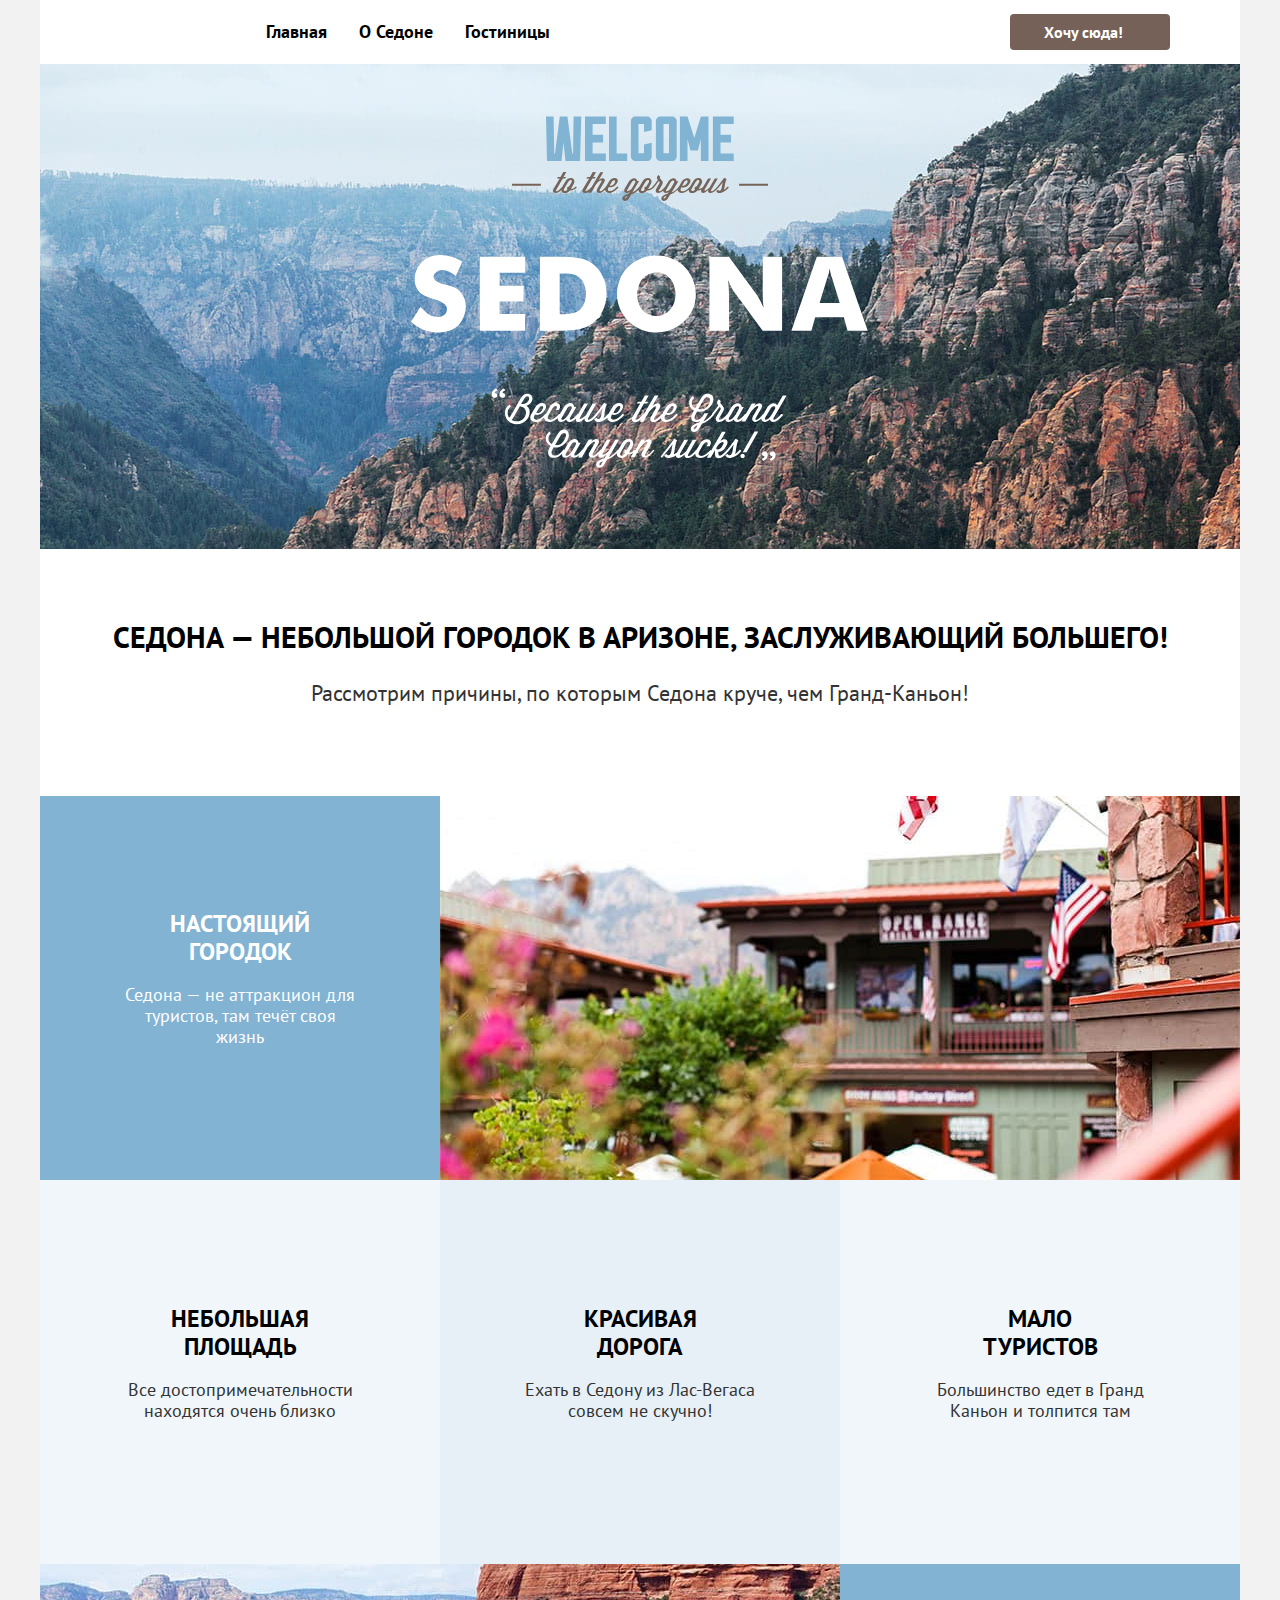
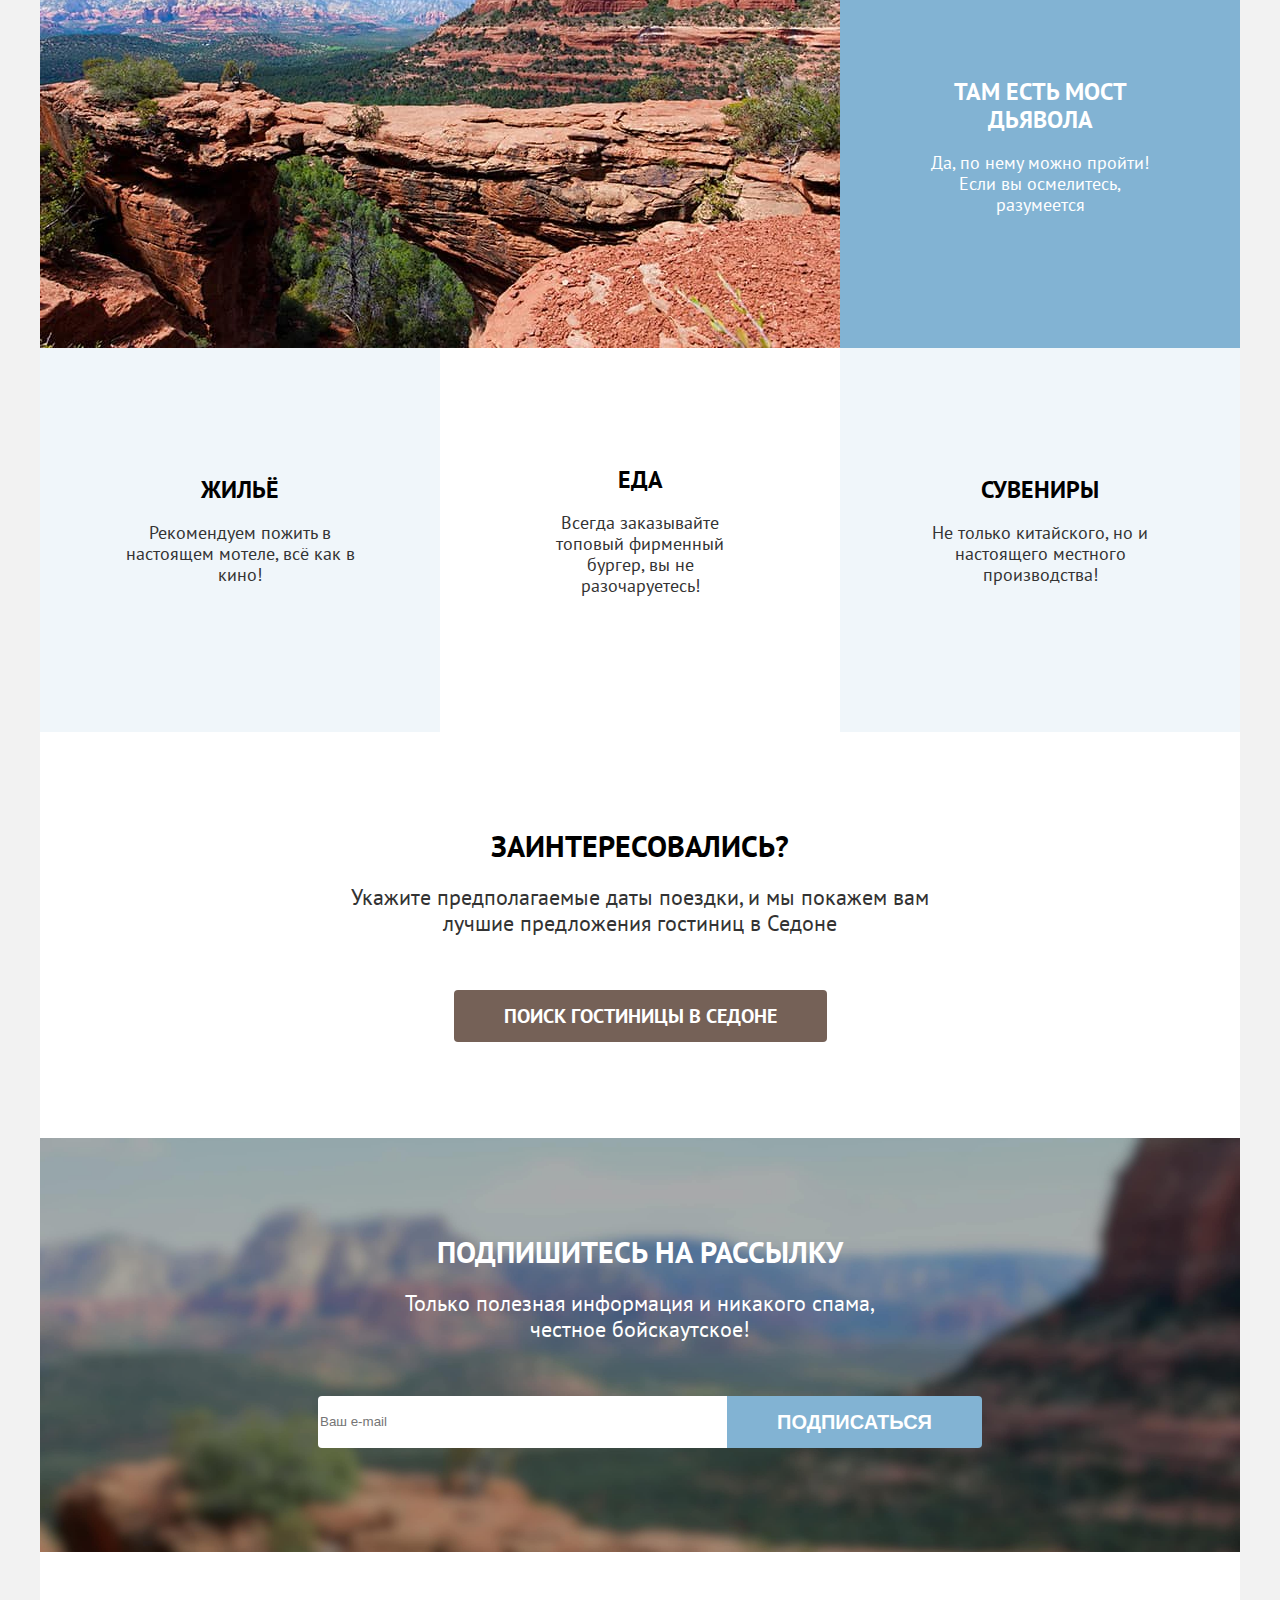
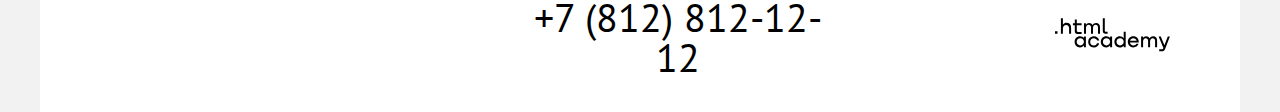
<file: index.html>
<!DOCTYPE html>
<html lang="ru">

  <head>
    <link type="image/svg+xml" href="images/icons/favicone/favicon.svg" rel="shortcut icon">
    <link type="image/svg+xml" href="images/icons/favicone/favicon.svg" rel="icon">
    <meta charset="utf-8">
    <title>Седона</title>
    <link rel="stylesheet" href="styles/styles.css">
  </head>

  <body>
    <!-- header -->
    <header class="page-header">
      <!-- navigation -->
      <nav class="navigation">
        <ul class="navigation-list">
          <li class="navigation-item">
            <a class="navigation-link" title="Вы находитесь на главной странице">Главная</a>
          </li>
          <li class="navigation-item">
            <a class="navigation-link" href="#">О Седоне</a>
          </li>
          <li class="navigation-item">
            <a class="navigation-link" href="catalog.html">Гостиницы</a>
          </li>
        </ul>
        <!-- navigation-user -->
        <ul class="navigation-list navigation-user">
          <li class="navigation-item">
            <a class="navigation-link" href="#">
              <span class="visually-hidden">
                Поиск.
              </span>
            </a>
          </li>
          <li class="navigation-item">
            <a class="navigation-link" href="#">
              <span class="visually-hidden">
                Избранное.
              </span>
            </a>
          </li>
          <li class="navigation-item">
            <a class="button navigation-user-button" href="#">Хочу сюда!</a>
          </li>
        </ul>
      </nav>
    </header>
    <!-- main -->
    <main class="main-container main-index">
      <h1 class="visually-hidden">Седона.</h1>
      <!-- hero -->
      <section class="hero">
        <img class="welcome-hero" src="images/index-welcome/welcome.svg" width="458" height="352"
          alt="Добро пожаловать в прекрасную Седону.">
        <h2 class="hero-title">Седона — небольшой городок в Аризоне, заслуживающий большего!</h2>
        <p class="hero-description">Рассмотрим причины, по которым Седона круче, чем Гранд-Каньон!</p>
      </section>
      <!-- advantages -->
      <section class="advantages">
        <h2 class="visually-hidden">Преимущества.</h2>
        <ul class="advantages-list">
          <li class="advantages-item">
            <div class="advantages-item-text">
              <h3 class="advantages-title">Настоящий городок</h3>
              <p class="advantages-description">Седона — не аттракцион для туристов, там течёт своя жизнь</p>
            </div>
            <img class="advantages-image" src="images/pictures/advantages-town.jpg" width="800" height="384"
              alt="Двухэтажные домики в стиле дикого запада.">
          </li>
          <li class="advantages-item">
            <h3 class="advantages-title">Небольшая площадь</h3>
            <p class="advantages-description">Все достопримечательности находятся очень близко</p>
          </li>
          <li class="advantages-item">
            <h3 class="advantages-title">Красивая дорога</h3>
            <p class="advantages-description">Ехать в Седону из Лас-Вегаса совсем не скучно!</p>
          </li>
          <li class="advantages-item">
            <h3 class="advantages-title">Мало туристов</h3>
            <p class="advantages-description">Большинство едет в Гранд Каньон и толпится там</p>
          </li>
          <li class="advantages-item">
            <img class="advantages-image" src="images/pictures/advantages-bridge.jpg" width="800" height="384"
              alt="Мост дьявола: узкий проход к обрывистой скале на фоне гор.">
            <div class="advantages-item-text">
              <h3 class="advantages-title">Там есть мост дьявола</h3>
              <p class="advantages-description">Да, по нему можно пройти! Если вы осмелитесь, разумеется</p>
            </div>
          </li>
        </ul>
        <ul class="advantages-list-icon">
          <li class="advantages-item-icon">
            <h3 class="advantages-title">Жильё</h3>
            <p class="advantages-description">Рекомендуем пожить в настоящем мотеле, всё как в кино!</p>
          </li>
          <li class="advantages-item-icon">
            <h3 class="advantages-title">Еда</h3>
            <p class="advantages-description">Всегда заказывайте топовый фирменный бургер, вы не разочаруетесь!</p>
          </li>
          <li class="advantages-item-icon">
            <h3 class="advantages-title">Сувениры</h3>
            <p class="advantages-description">Не только китайского, но и настоящего местного производства!</p>
          </li>
        </ul>
      </section>
      <!-- hotel-search -->
      <section class="hotel-search">
        <h2 class="visually-hidden">Поиск гостиницы.</h2>
        <p class="hotel-search-title">Заинтересовались?</p>
        <p class="hotel-search-description">Укажите предполагаемые даты поездки, и мы покажем вам лучшие предложения
          гостиниц в Седоне</p>
        <a class="hotel-search-button" href="#">Поиск гостиницы в Седоне</a>
      </section>
      <!-- subscribe -->
      <section class="subscribe subscribe-index">
        <h2 class="subscribe-title">Подпишитесь на рассылку</h2>
        <p class="subscribe-description">Только полезная информация и никакого спама, честное бойскаутское!</p>
        <form class="subscribe-form" action="https://echo.htmlacademy.ru" method="post">
          <label class="visually-hidden" for="subscribe-email">Введите электронную почту.</label>
          <input class="subscribe-input" type="email" name="subscribe-email" id="subscribe-email"
            placeholder="Ваш e-mail" required>
          <button class="button subscribe-button" type="submit">Подписаться</button>
        </form>
      </section>
    </main>
    <!-- footer -->
    <footer class="page-footer">
      <div class="page-footer-container">
        <section class="social-footer">
          <h2 class="visually-hidden">Социальные сети.</h2>
          <ul class="social-list">
            <li class="social-item">
              <a class="social-vk" href="https://vk.com/htmlacademy">
                <span class="visually-hidden">Вконтакте.</span>
              </a>
            </li>
            <li class="social-item">
              <a class="social-telegram" href="https://t.me/htmlacademy">
                <span class="visually-hidden">Телеграм.</span>
              </a>
            </li>
            <li class="social-item">
              <a class="social-youtube" href="https://www.youtube.com/user/htmlacademyru">
                <span class="visually-hidden">Ютюб.</span>
              </a>
            </li>
          </ul>
        </section>
        <h3 class="visually-hidden">Позвонить.</h3>
        <a class="tel-link" href="tel:+78121212">+7 (812) 812-12-12
        </a>
        <a href="https://htmlacademy.ru/">
          <img class="htmlacademy-logo-image" src="images/icons/logos/logo-htmlacademy.svg" width="115" height="34"
            alt="логотип html академии">
        </a>
      </div>
    </footer>
  </body>

</html>
</file>
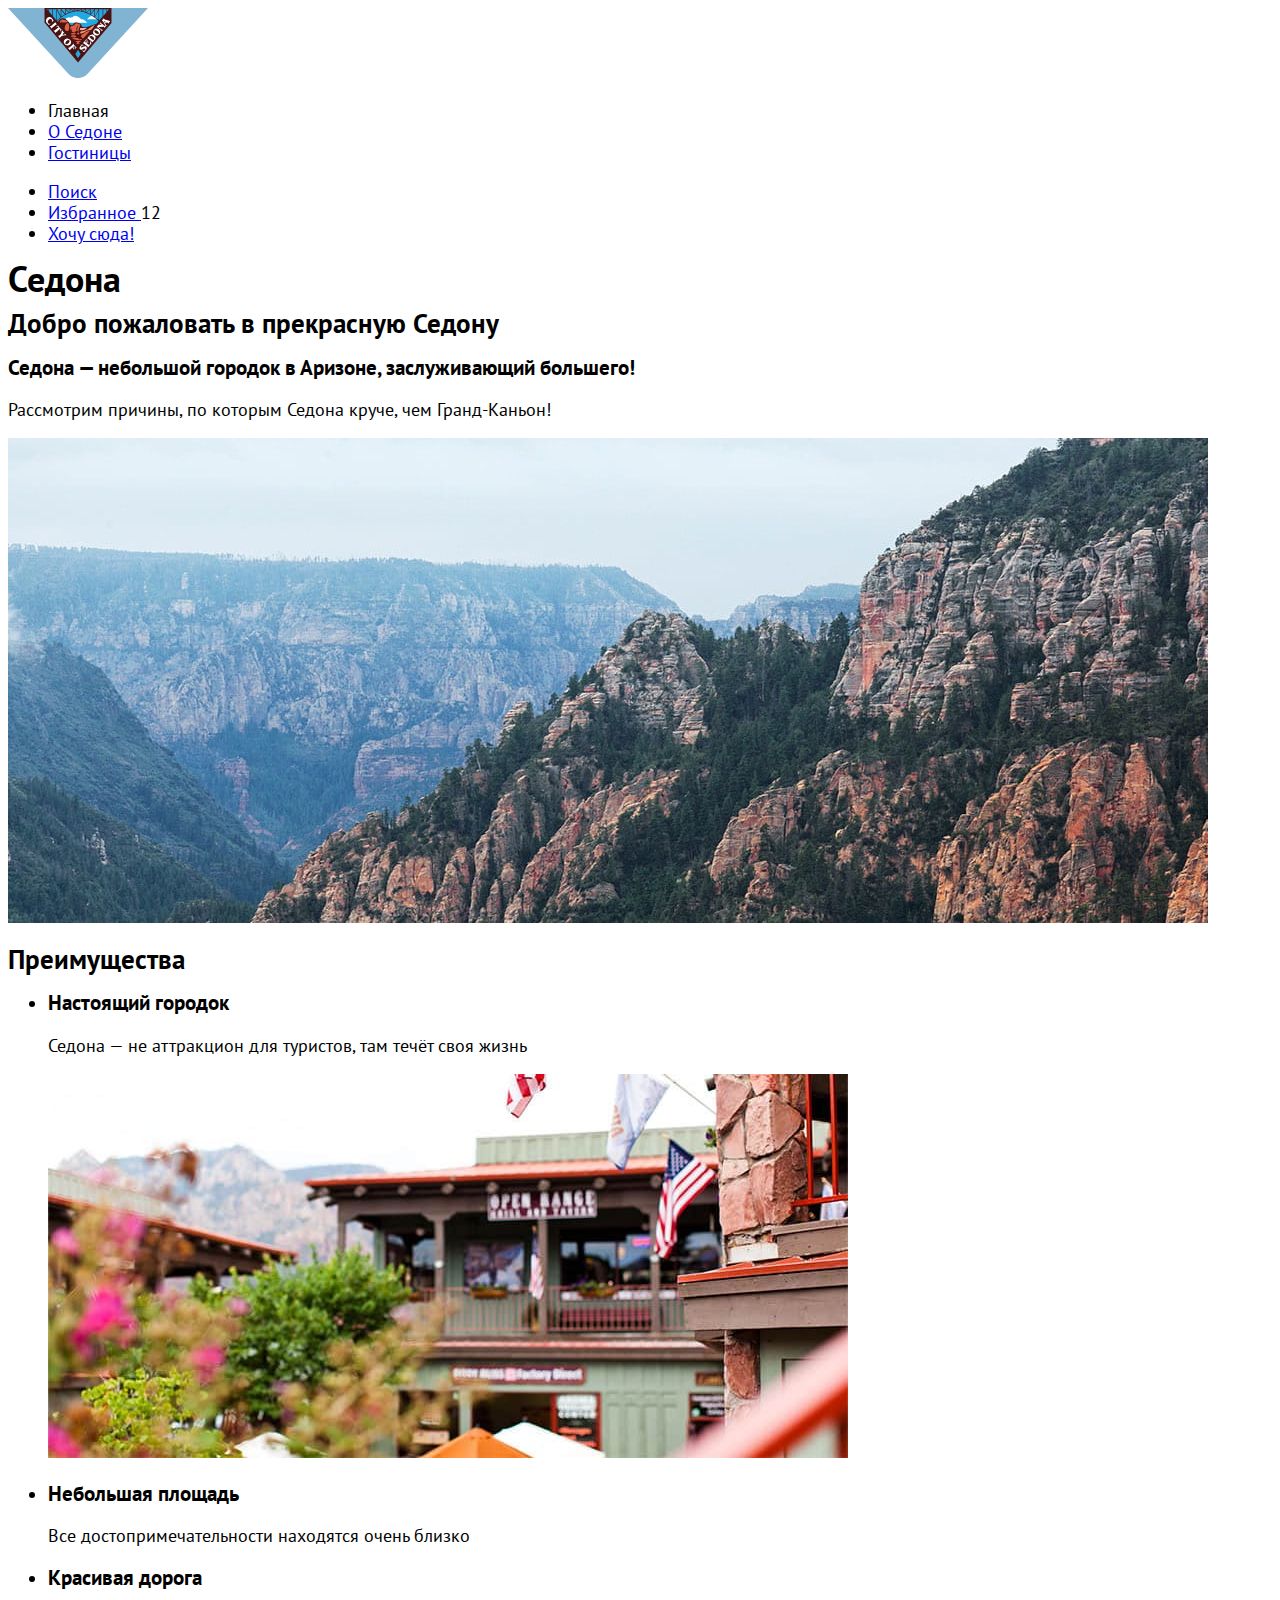
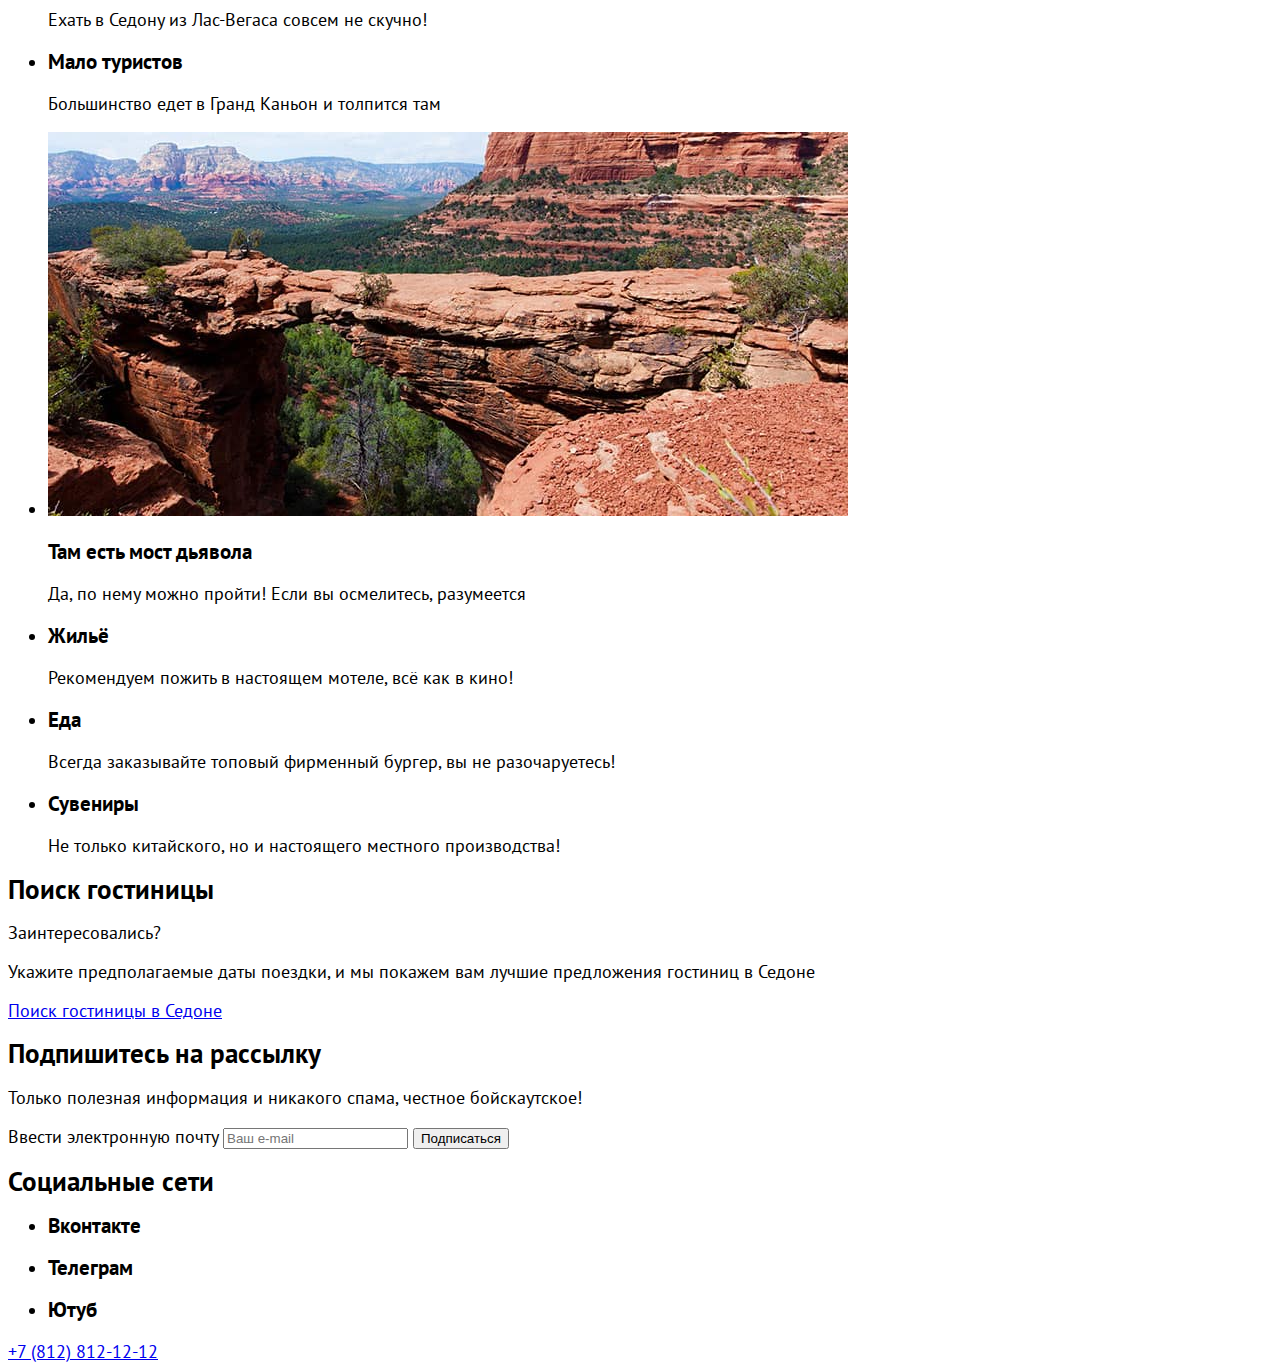
<file: 1/index.html>
<!DOCTYPE html>
<html lang="ru">
  <head>
    <meta charset="utf-8">
    <title>Сайт города Седона</title>
    <link rel="stylesheet" href="styles/styles.css">
    <base href="https://htmlacademy-htmlcss.github.io/2178613-sedona-35/1/">
</head>
  <body>
    <!-- header -->
    <header class="page-header">
      <a class="logo" href="#">
        <img src="images/icons/logos/logo.svg" width="140" height="70" alt="">
      </a>
      <!-- navigation -->
      <nav class="navigation">
        <ul class="navigation-list">
          <li class="navigation-item">
            <a class="navigation-link">Главная</a>
          </li>
          <li class="navigation-item">
            <a class="navigation-link" href="#">О Седоне</a>
          </li>
          <li class="navigation-item">
            <a class="navigation-link" href="catalog.html">Гостиницы</a>
          </li>
        </ul>
      </nav>
        <!-- navigation-user -->
        <nav class="navigation-user">
        <ul class="navigation-list navigation-user">
          <li class="navigation-item">
            <a class="navigation-link" href="#">
              <span class="visually-hidden">
                Поиск
              </span>
              <!-- <img src="images/icons/search.svg" width="20" height="20" alt=""> -->
            </a>
          </li>
          <li class="navigation-item">
            <a class="navigation-link" href="#">
              <span class="visually-hidden">
                Избранное
              </span>
              <!-- <img src="images/icons/heart.svg" width="20" height="20" alt=""> -->
            </a>
            <span class="header-favorites">12</span>
          </li>
          <li class="navigation-item">
            <a class="button" href="#">Хочу сюда!</a>
          </li>
        </ul>
      </nav>
    </header>
    <!-- main -->
    <main class="main-index">
      <h1 class="visually-hidden">Седона</h1>
      <section class="welcome">
        <h2 class="visually-hidden">Добро пожаловать в прекрасную Седону</h2>
        <h3 class="welcome-title">Седона — небольшой городок в Аризоне, заслуживающий большего!</h3>
        <p class="welcome-description">Рассмотрим причины, по которым Седона круче, чем Гранд-Каньон!</p>
        <img src="images/pictures/index-hero.jpg" width="1200" height="485" alt="Ущелье в окружении обрывистых гор, поросших деревьями.">
        <!-- <img src="images/index-welcome/index-welcome.svg" width="188" height="46" alt=""> -->
        <!-- <img src="images/index-welcome/index-gorgeous.svg" width="256" height="29" alt=""> -->
        <!-- <img src="images/index-welcome/index-sedona.svg" width="457" height="213" alt=""> -->
        <!-- <img src="images/index-welcome/index-bottom.svg" width="1200" height="57" alt=""> -->
      </section>
      <!-- advantages -->
      <section class="advantages">
        <h2 class="visually-hidden">Преимущества</h2>
        <ul class="advantages-list">
          <li class="advantages-item">
            <h3 class="advantages-title">Настоящий городок</h3>
            <p class="advantages-description">Седона — не аттракцион для туристов, там течёт своя жизнь</p>
            <img src="images/pictures/advantages-town.jpg" width="800" height="384" alt="Двухэтажные домики в стиле дикого запада.">
          </li>
          <li class="advantages-item">
            <h3 class="advantages-title">Небольшая площадь</h3>
            <p class="advantages-description">Все достопримечательности находятся очень близко</p>
          </li>
          <li class="advantages-item">
            <h3 class="advantages-title">Красивая дорога</h3>
            <p class="advantages-description">Ехать в Седону из Лас-Вегаса совсем не скучно!</p>
          </li>
          <li class="advantages-item">
            <h3 class="advantages-title">Мало туристов</h3>
            <p class="advantages-description">Большинство едет в Гранд Каньон и толпится там</p>
          </li>
          <li class="advantages-item">
            <img src="images/pictures/advantages-bridge.jpg" width="800" height="384" alt="Мост дьявола: узкий проход к обрывистой скале на фоне гор.">
            <h3 class="advantages-title">Там есть мост дьявола</h3>
            <p class="advantages-description">Да, по нему можно пройти! Если вы осмелитесь, разумеется</p>
          </li>
          </ul>
          <ul>
          <li class="advantages-item">
            <!-- <img src="images/icons/advantages/advantage-icon-house.svg" width="75" height="72" alt=""> -->
            <h3 class="advantages-title">Жильё</h3>
            <p class="advantages-description">Рекомендуем пожить в настоящем мотеле, всё как в кино!</p>
          </li>
          <li class="advantages-item">
            <!-- <img src="images/icons/advantages/advantage-icon-burger.svg" width="75" height="72" alt=""> -->
            <h3 class="advantages-title">Еда</h3>
            <p class="advantages-description">Всегда заказывайте топовый фирменный бургер, вы не разочаруетесь!</p>
          </li>
          <li class="advantages-item">
            <!-- <img src="images/icons/advantages/advantage-icon-gift.svg" width="75" height="72" alt=""> -->
            <h3 class="advantages-title">Сувениры</h3>
            <p class="advantages-description">Не только китайского, но и настоящего местного производства!</p>
          </li>
        </ul>
      </section>
      <!-- hotel-search -->
      <section class="hotel-search">
        <h2 class="visually-hidden">Поиск гостиницы</h2>
        <p class="hotel-search-description-h2">Заинтересовались?</p>
        <p class="hotel-search-description">Укажите предполагаемые даты поездки, и мы покажем вам лучшие предложения гостиниц в Седоне</p>
        <a class="hotel-search-link" href="catalog.html">Поиск гостиницы в Седоне</a>
      </section>
      <!-- subscribe -->
      <section class="subscribe">
        <h2 class="subscribe-title">Подпишитесь на рассылку</h2>
        <p class="subscribe-description">Только полезная информация и никакого спама, честное бойскаутское!</p>
        <form class="subscribe-form" action="https://echo.htmlacademy.ru" method="post">
          <label class="visually-hidden" for="subscribe-email">Ввести электронную почту</label>
          <input class="subscribe-input" type="email" name="subscribe-email" id="subscribe-email" placeholder="Ваш e-mail" required>
          <button type="submit">Подписаться</button>
        </form>
      </section>
    </main>
    <!-- footer -->
    <footer>
      <section class="social">
        <h2 class="visually-hidden">Социальные сети</h2>
        <ul class="social-list">
          <li class="social-item">
            <h3 class="visually-hidden">Вконтакте</h3>
            <a href="https://vk.com/htmlacademy">
              <!-- <img src="images/icons/social/social-vk.svg" width="25" height="15" alt=""> -->
            </a>
          </li>
          <li class="social-item">
            <h3 class="visually-hidden">Телеграм</h3>
            <a href="https://t.me/htmlacademy">
              <!-- <img src="images/icons/social/social-telegram.svg" width="18" height="17" alt=""> -->
            </a>
          </li>
          <li class="social-item">
            <h3 class="visually-hidden">Ютуб</h3>
            <a href="https://www.youtube.com/user/htmlacademyru">
              <!-- <img src="images/icons/social/social-youtube.svg" width="23" height="18" alt=""> -->
            </a>
          </li>
        </ul>
      </section>
      <a class="tel-link" href="tel:+78121212">+7 (812) 812-12-12</a>
      <a href="https://htmlacademy.ru/">
        <!-- <img src="images/icons/logos/logo-htmlacademy.svg" width="115" height="34" alt=""> -->
      </a>
    </footer>
  </body>
</html>
</file>
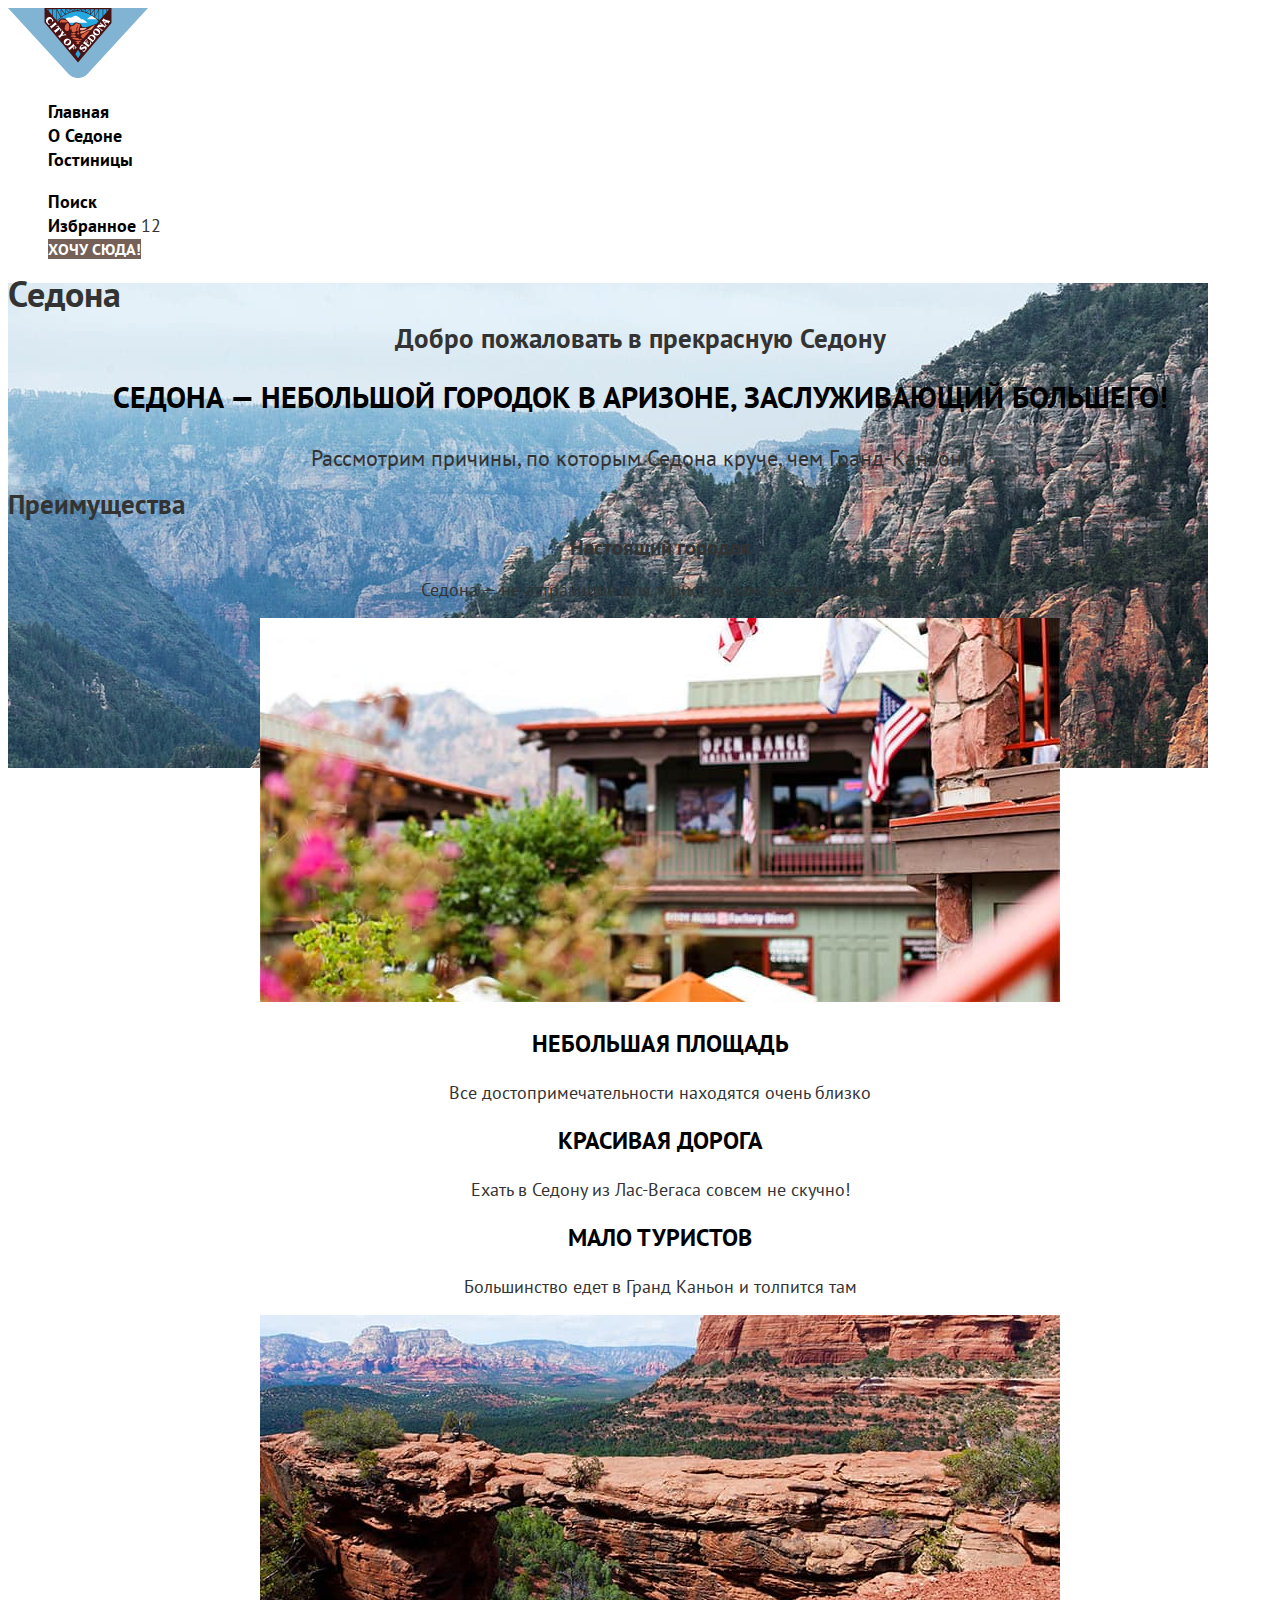
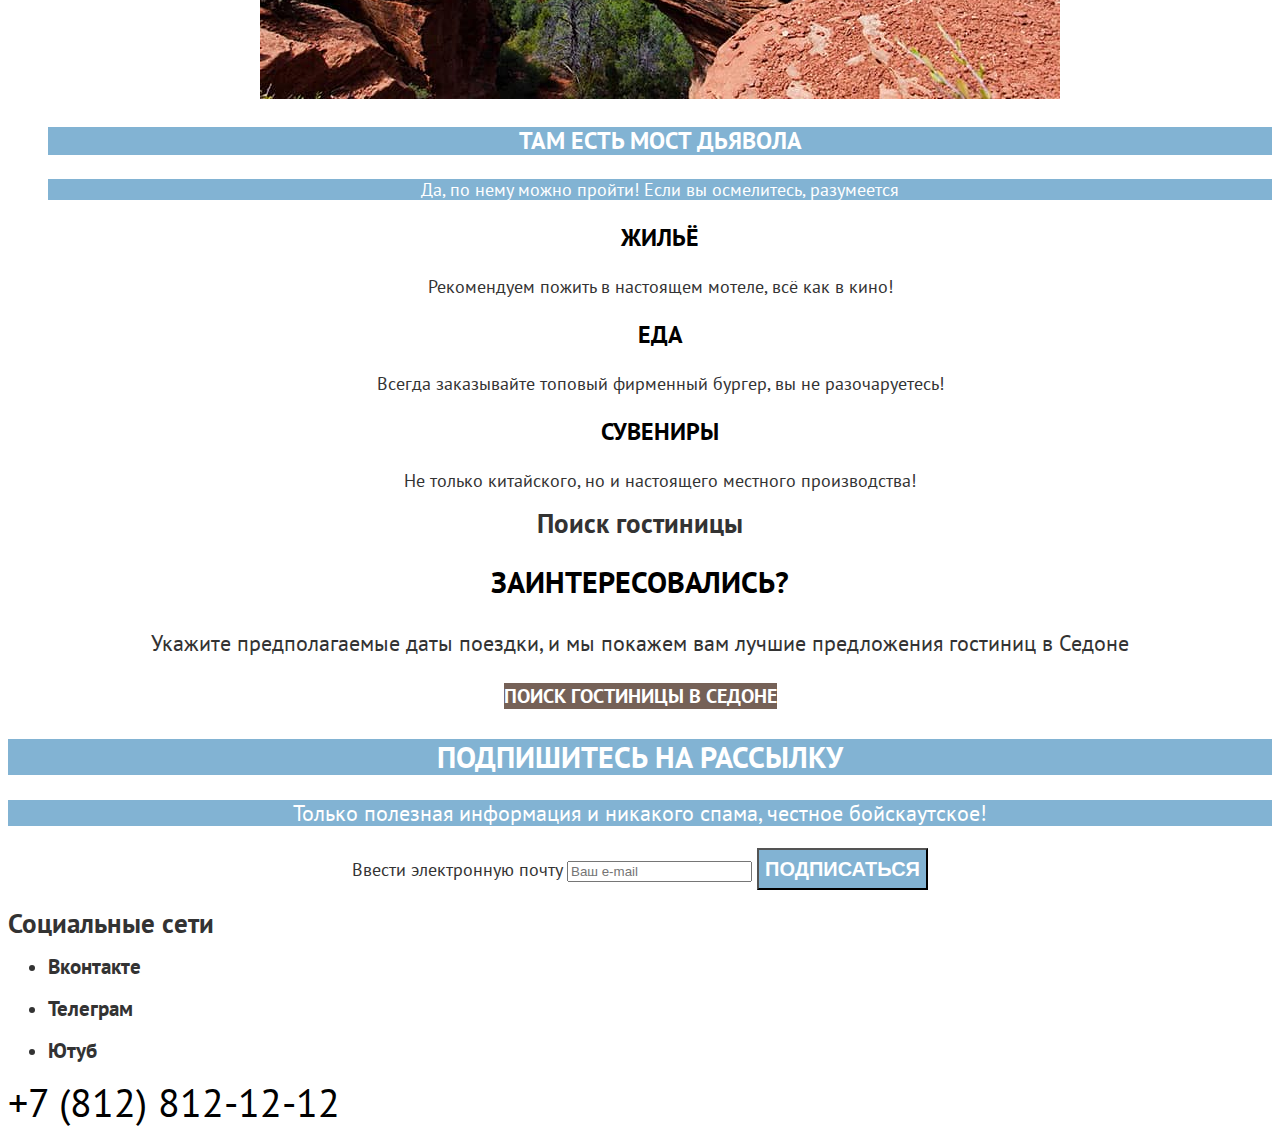
<file: 2/index.html>
<!DOCTYPE html>
<html lang="ru">
  <head>
    <meta charset="utf-8">
    <title>Сайт города Седона</title>
    <link rel="stylesheet" href="styles/styles.css">
    <base href="https://htmlacademy-htmlcss.github.io/2178613-sedona-35/2/">
</head>
  <body>
    <!-- header -->
    <header class="page-header">
      <a class="logo" href="#">
        <img src="images/icons/logos/logo.svg" width="140" height="70" alt="">
      </a>
      <!-- navigation -->
      <nav class="navigation">
        <ul class="navigation-list">
          <li class="navigation-item">
            <a class="navigation-link" title="Вы находитесь на главной странице">Главная</a>
          </li>
          <li class="navigation-item">
            <a class="navigation-link" href="#">О Седоне</a>
          </li>
          <li class="navigation-item">
            <a class="navigation-link" href="catalog.html">Гостиницы</a>
          </li>
        </ul>
      </nav>
        <!-- navigation-user -->
        <nav class="navigation-user">
        <ul class="navigation-list navigation-user">
          <li class="navigation-item">
            <a class="navigation-link" href="#">
              <span class="visually-hidden">
                Поиск
              </span>
            </a>
          </li>
          <li class="navigation-item">
            <a class="navigation-link" href="#">
              <span class="visually-hidden">
                Избранное
              </span>
            </a>
            <span class="header-favorites">12</span>
          </li>
          <li class="navigation-item">
            <a class="navigation-user-button" href="#">Хочу сюда!</a>
          </li>
        </ul>
      </nav>
    </header>
    <!-- main -->
    <main class="main-index">
      <h1 class="visually-hidden">Седона</h1>
      <section class="welcome">
        <h2 class="visually-hidden">Добро пожаловать в прекрасную Седону</h2>
        <h3 class="welcome-title">Седона — небольшой городок в Аризоне, заслуживающий большего!</h3>
        <p class="welcome-description">Рассмотрим причины, по которым Седона круче, чем Гранд-Каньон!</p>
      </section>
      <!-- advantages -->
      <section class="advantages">
        <h2 class="visually-hidden">Преимущества</h2>
        <ul class="advantages-list">
          <li class="advantages-item">
            <h3 class="advantages-title-white">Настоящий городок</h3>
            <p class="advantages-description-white-text">Седона — не аттракцион для туристов, там течёт своя жизнь</p>
            <img src="images/pictures/advantages-town.jpg" width="800" height="384" alt="Двухэтажные домики в стиле дикого запада.">
          </li>
          <li class="advantages-item">
            <h3 class="advantages-title">Небольшая площадь</h3>
            <p class="advantages-description">Все достопримечательности находятся очень близко</p>
          </li>
          <li class="advantages-item">
            <h3 class="advantages-title">Красивая дорога</h3>
            <p class="advantages-description">Ехать в Седону из Лас-Вегаса совсем не скучно!</p>
          </li>
          <li class="advantages-item">
            <h3 class="advantages-title">Мало туристов</h3>
            <p class="advantages-description">Большинство едет в Гранд Каньон и толпится там</p>
          </li>
          <li class="advantages-item">
            <img src="images/pictures/advantages-bridge.jpg" width="800" height="384" alt="Мост дьявола: узкий проход к обрывистой скале на фоне гор.">
            <h3 class="advantages-title-white-text">Там есть мост дьявола</h3>
            <p class="advantages-description-white">Да, по нему можно пройти! Если вы осмелитесь, разумеется</p>
          </li>
          </ul>
          <ul class="advantages-list">
          <li class="advantages-item">
            <h3 class="advantages-title">Жильё</h3>
            <p class="advantages-description">Рекомендуем пожить в настоящем мотеле, всё как в кино!</p>
          </li>
          <li class="advantages-item">
            <h3 class="advantages-title">Еда</h3>
            <p class="advantages-description">Всегда заказывайте топовый фирменный бургер, вы не разочаруетесь!</p>
          </li>
          <li class="advantages-item">
            <h3 class="advantages-title">Сувениры</h3>
            <p class="advantages-description">Не только китайского, но и настоящего местного производства!</p>
          </li>
        </ul>
      </section>
      <!-- hotel-search -->
      <section class="hotel-search">
        <h2 class="visually-hidden">Поиск гостиницы</h2>
        <p class="hotel-search-title">Заинтересовались?</p>
        <p class="hotel-search-description">Укажите предполагаемые даты поездки, и мы покажем вам лучшие предложения гостиниц в Седоне</p>
        <a class="hotel-search-button" href="#">Поиск гостиницы в Седоне</a>
      </section>
      <!-- subscribe -->
      <section class="subscribe">
        <h2 class="subscribe-title">Подпишитесь на рассылку</h2>
        <p class="subscribe-description">Только полезная информация и никакого спама, честное бойскаутское!</p>
        <form class="subscribe-form" action="https://echo.htmlacademy.ru" method="post">
          <label class="visually-hidden" for="subscribe-email">Ввести электронную почту</label>
          <input class="subscribe-input" type="email" name="subscribe-email" id="subscribe-email" placeholder="Ваш e-mail" required>
          <button class="subscribe-button" type="submit">Подписаться</button>
        </form>
      </section>
    </main>
    <!-- footer -->
    <footer>
      <section class="social">
        <h2 class="visually-hidden">Социальные сети</h2>
        <ul class="social-list">
          <li class="social-item">
            <h3 class="visually-hidden">Вконтакте</h3>
            <a href="https://vk.com/htmlacademy">
            </a>
          </li>
          <li class="social-item">
            <h3 class="visually-hidden">Телеграм</h3>
            <a href="https://t.me/htmlacademy">
            </a>
          </li>
          <li class="social-item">
            <h3 class="visually-hidden">Ютуб</h3>
            <a href="https://www.youtube.com/user/htmlacademyru">
            </a>
          </li>
        </ul>
      </section>
      <a class="tel-link" href="tel:+78121212">+7 (812) 812-12-12</a>
      <a href="https://htmlacademy.ru/">
      </a>
    </footer>
  </body>
</html>
</file>
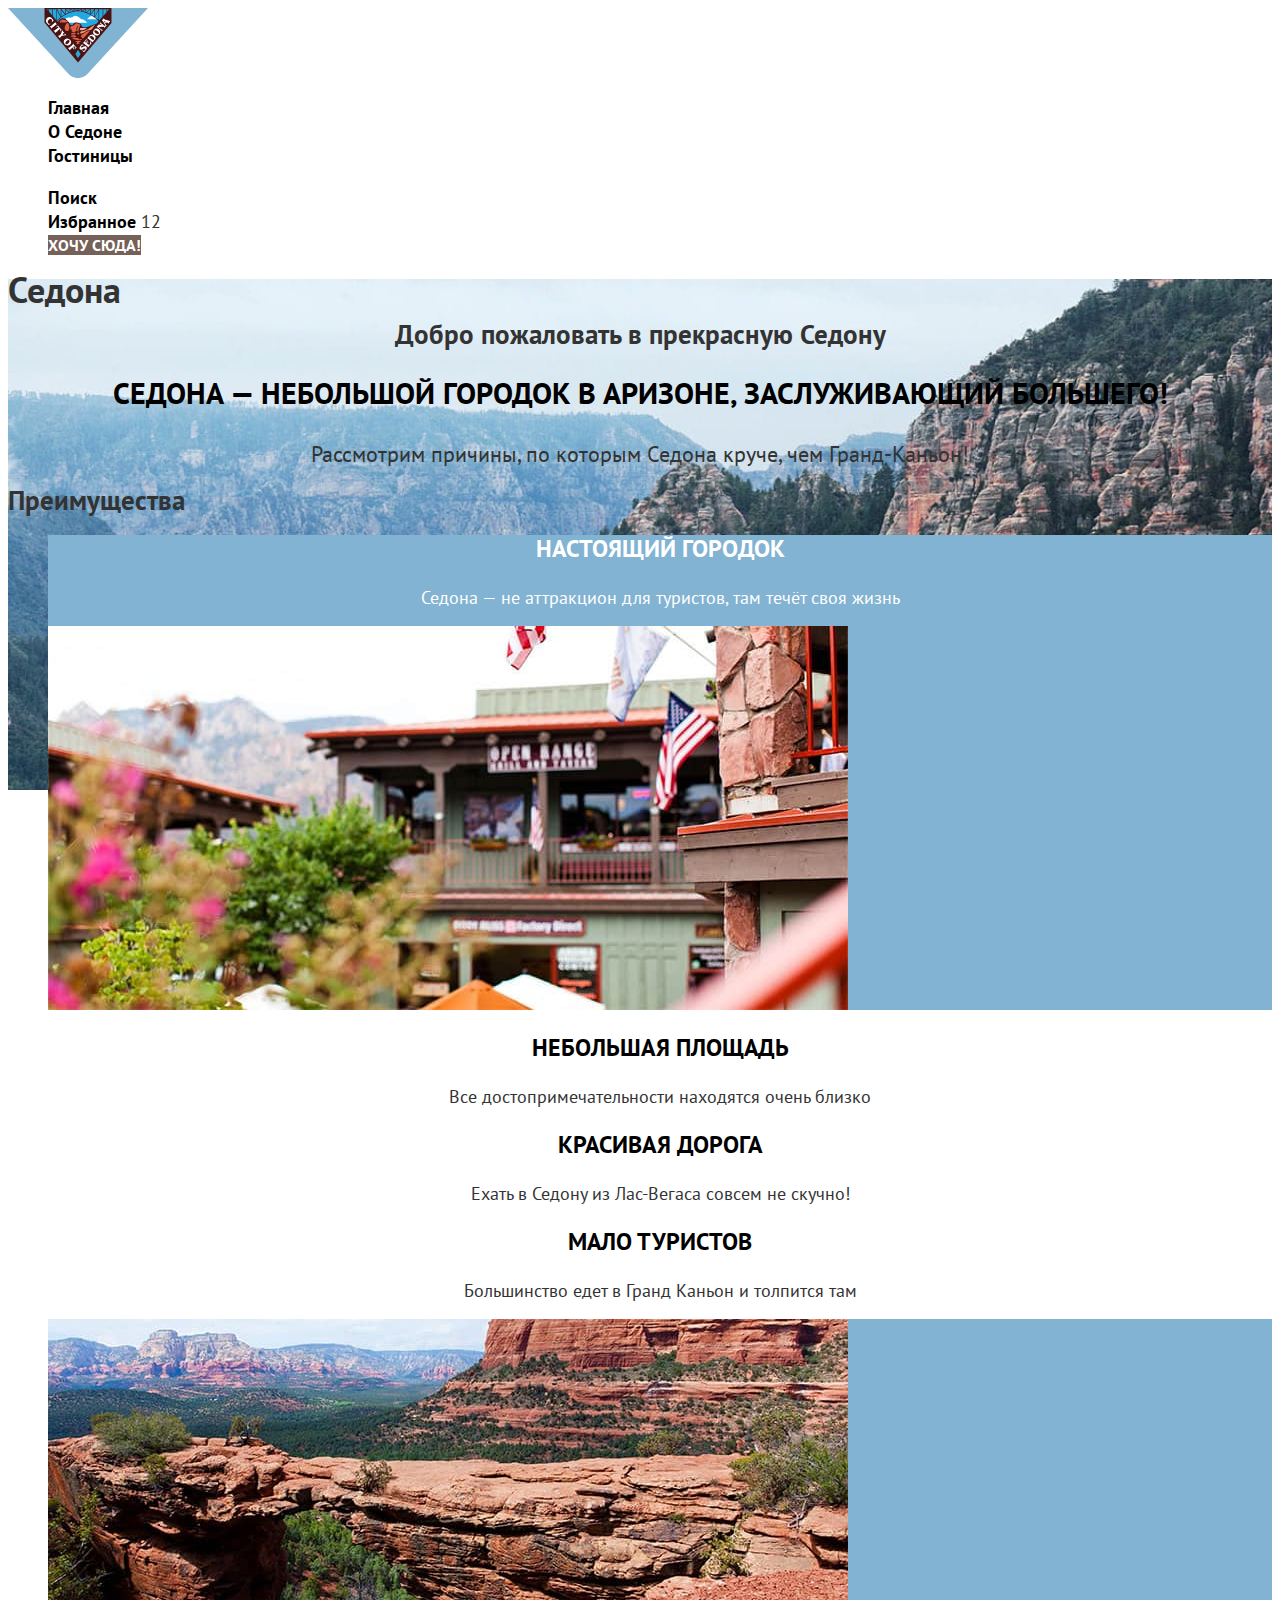
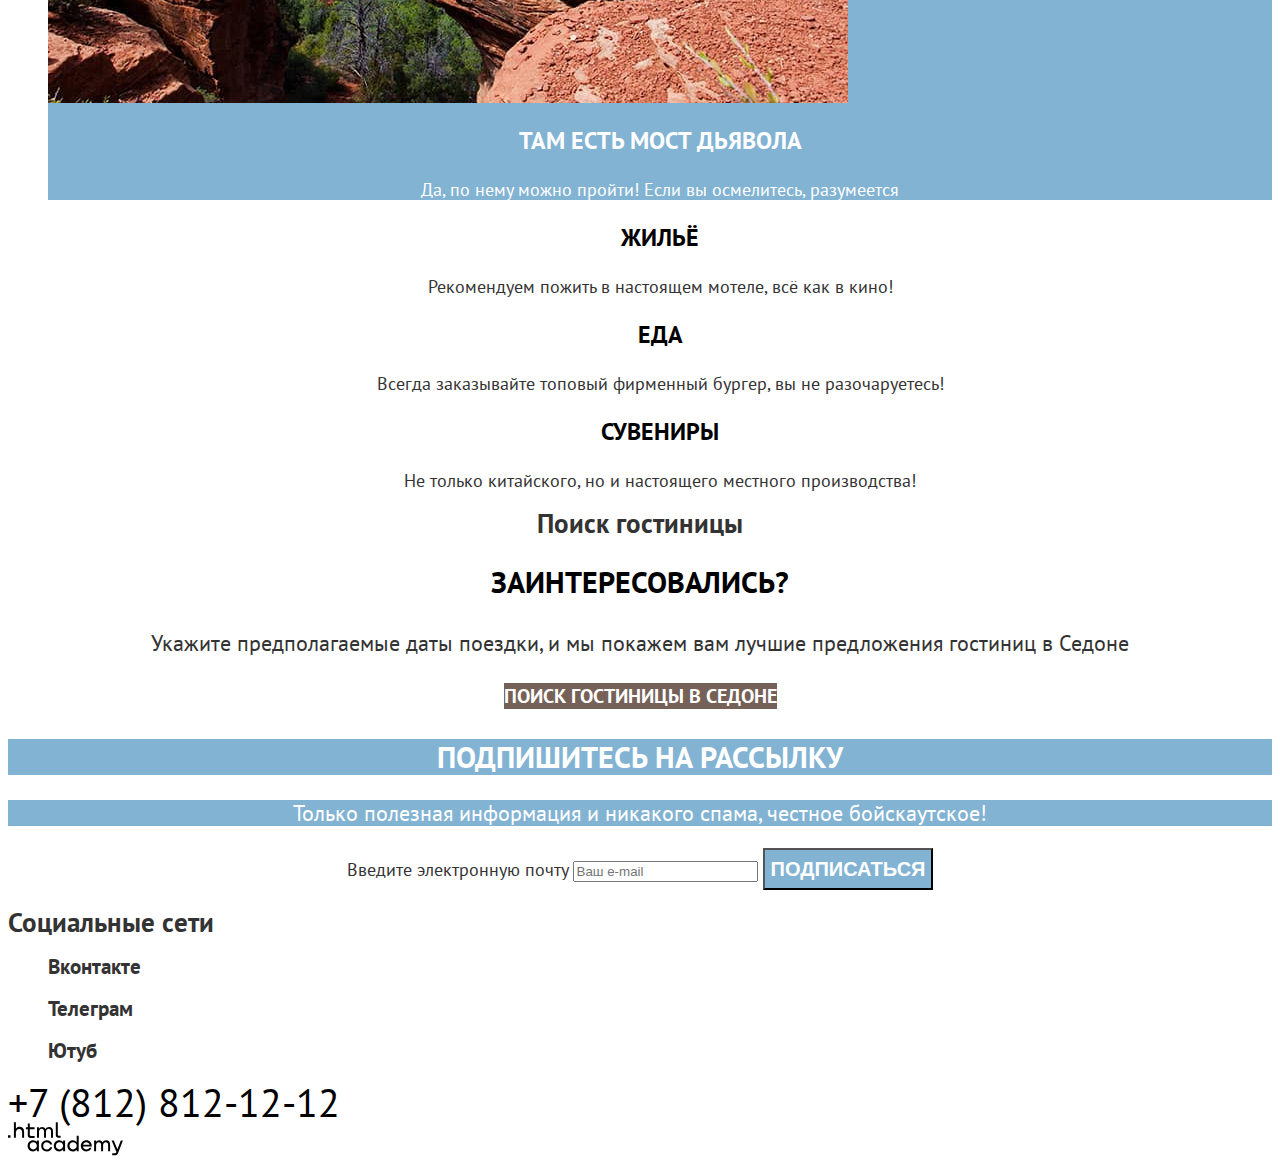
<file: 3/index.html>
<!DOCTYPE html>
<html lang="ru">
  <head>
    <meta charset="utf-8">
    <title>Сайт города Седона</title>
    <link rel="stylesheet" href="styles/styles.css">
    <base href="https://htmlacademy-htmlcss.github.io/2178613-sedona-35/3/">
</head>
  <body>
    <!-- header -->
    <header class="page-header">
      <a class="logo" href="#">
        <img class="logo-image" src="images/icons/logos/logo.svg" width="140" height="70" alt="логотип Седоны">
      </a>
      <!-- navigation -->
      <nav class="navigation">
        <ul class="navigation-list">
          <li class="navigation-item">
            <a class="navigation-link" title="Вы находитесь на главной странице">Главная</a>
          </li>
          <li class="navigation-item">
            <a class="navigation-link" href="#">О Седоне</a>
          </li>
          <li class="navigation-item">
            <a class="navigation-link" href="catalog.html">Гостиницы</a>
          </li>
        </ul>
      </nav>
        <!-- navigation-user -->
        <nav class="navigation-user">
        <ul class="navigation-list navigation-user">
          <li class="navigation-item">
            <a class="navigation-link" href="#">
              <span class="visually-hidden">
                Поиск
              </span>
            </a>
          </li>
          <li class="navigation-item">
            <a class="navigation-link" href="#">
              <span class="visually-hidden">
                Избранное
              </span>
            </a>
            <span class="header-favorites">12</span>
          </li>
          <li class="navigation-item">
            <a class="button navigation-user-button" href="#">Хочу сюда!</a>
          </li>
        </ul>
      </nav>
    </header>
    <!-- main -->
    <main class="main-index">
      <h1 class="visually-hidden">Седона</h1>
      <section class="welcome">
        <h2 class="visually-hidden">Добро пожаловать в прекрасную Седону</h2>
        <h3 class="welcome-title">Седона — небольшой городок в Аризоне, заслуживающий большего!</h3>
        <p class="welcome-description">Рассмотрим причины, по которым Седона круче, чем Гранд-Каньон!</p>
      </section>
      <!-- advantages -->
      <section class="advantages">
        <h2 class="visually-hidden">Преимущества</h2>
        <ul class="advantages-list">
          <li class="advantages-item">
            <h3 class="advantages-title">Настоящий городок</h3>
            <p class="advantages-description">Седона — не аттракцион для туристов, там течёт своя жизнь</p>
            <img class="advantages-image" src="images/pictures/advantages-town.jpg" width="800" height="384" alt="Двухэтажные домики в стиле дикого запада.">
          </li>
          <li class="advantages-item">
            <h3 class="advantages-title">Небольшая площадь</h3>
            <p class="advantages-description">Все достопримечательности находятся очень близко</p>
          </li>
          <li class="advantages-item">
            <h3 class="advantages-title">Красивая дорога</h3>
            <p class="advantages-description">Ехать в Седону из Лас-Вегаса совсем не скучно!</p>
          </li>
          <li class="advantages-item">
            <h3 class="advantages-title">Мало туристов</h3>
            <p class="advantages-description">Большинство едет в Гранд Каньон и толпится там</p>
          </li>
          <li class="advantages-item">
            <img class="advantages-image" src="images/pictures/advantages-bridge.jpg" width="800" height="384" alt="Мост дьявола: узкий проход к обрывистой скале на фоне гор.">
            <h3 class="advantages-title">Там есть мост дьявола</h3>
            <p class="advantages-description">Да, по нему можно пройти! Если вы осмелитесь, разумеется</p>
          </li>
          </ul>
          <ul class="advantages-list-icon">
          <li class="advantages-item-icon">
            <h3 class="advantages-title">Жильё</h3>
            <p class="advantages-description">Рекомендуем пожить в настоящем мотеле, всё как в кино!</p>
          </li>
          <li class="advantages-item-icon">
            <h3 class="advantages-title">Еда</h3>
            <p class="advantages-description">Всегда заказывайте топовый фирменный бургер, вы не разочаруетесь!</p>
          </li>
          <li class="advantages-item-icon">
            <h3 class="advantages-title">Сувениры</h3>
            <p class="advantages-description">Не только китайского, но и настоящего местного производства!</p>
          </li>
        </ul>
      </section>
      <!-- hotel-search -->
      <section class="hotel-search">
        <h2 class="visually-hidden">Поиск гостиницы</h2>
        <p class="hotel-search-title">Заинтересовались?</p>
        <p class="hotel-search-description">Укажите предполагаемые даты поездки, и мы покажем вам лучшие предложения гостиниц в Седоне</p>
        <a class="hotel-search-button" href="#">Поиск гостиницы в Седоне</a>
      </section>
      <!-- subscribe -->
      <section class="subscribe">
        <h2 class="subscribe-title">Подпишитесь на рассылку</h2>
        <p class="subscribe-description">Только полезная информация и никакого спама, честное бойскаутское!</p>
        <form class="subscribe-form" action="https://echo.htmlacademy.ru" method="post">
          <label class="visually-hidden" for="subscribe-email">Введите электронную почту</label>
          <input class="subscribe-input" type="email" name="subscribe-email" id="subscribe-email" placeholder="Ваш e-mail" required>
          <button class="button subscribe-button" type="submit">Подписаться</button>
        </form>
      </section>
    </main>
    <!-- footer -->
    <footer class="page-footer">
      <section class="social">
        <h2 class="visually-hidden">Социальные сети</h2>
        <ul class="social-list">
          <li class="social-item">
            <h3 class="visually-hidden">Вконтакте</h3>
            <a href="https://vk.com/htmlacademy">
            </a>
          </li>
          <li class="social-item">
            <h3 class="visually-hidden">Телеграм</h3>
            <a href="https://t.me/htmlacademy">
            </a>
          </li>
          <li class="social-item">
            <h3 class="visually-hidden">Ютуб</h3>
            <a href="https://www.youtube.com/user/htmlacademyru">
            </a>
          </li>
        </ul>
      </section>
      <address class="footer-adress">
      <a class="tel-link" href="tel:+78121212">+7 (812) 812-12-12</a>
    </address>
      <a href="https://htmlacademy.ru/">
        <img class="htmlacademy-logo-image" src="images/icons/logos/logo-htmlacademy.svg" width="115" height="34" alt="логотип html академии">
      </a>
    </footer>
  </body>
</html>
</file>
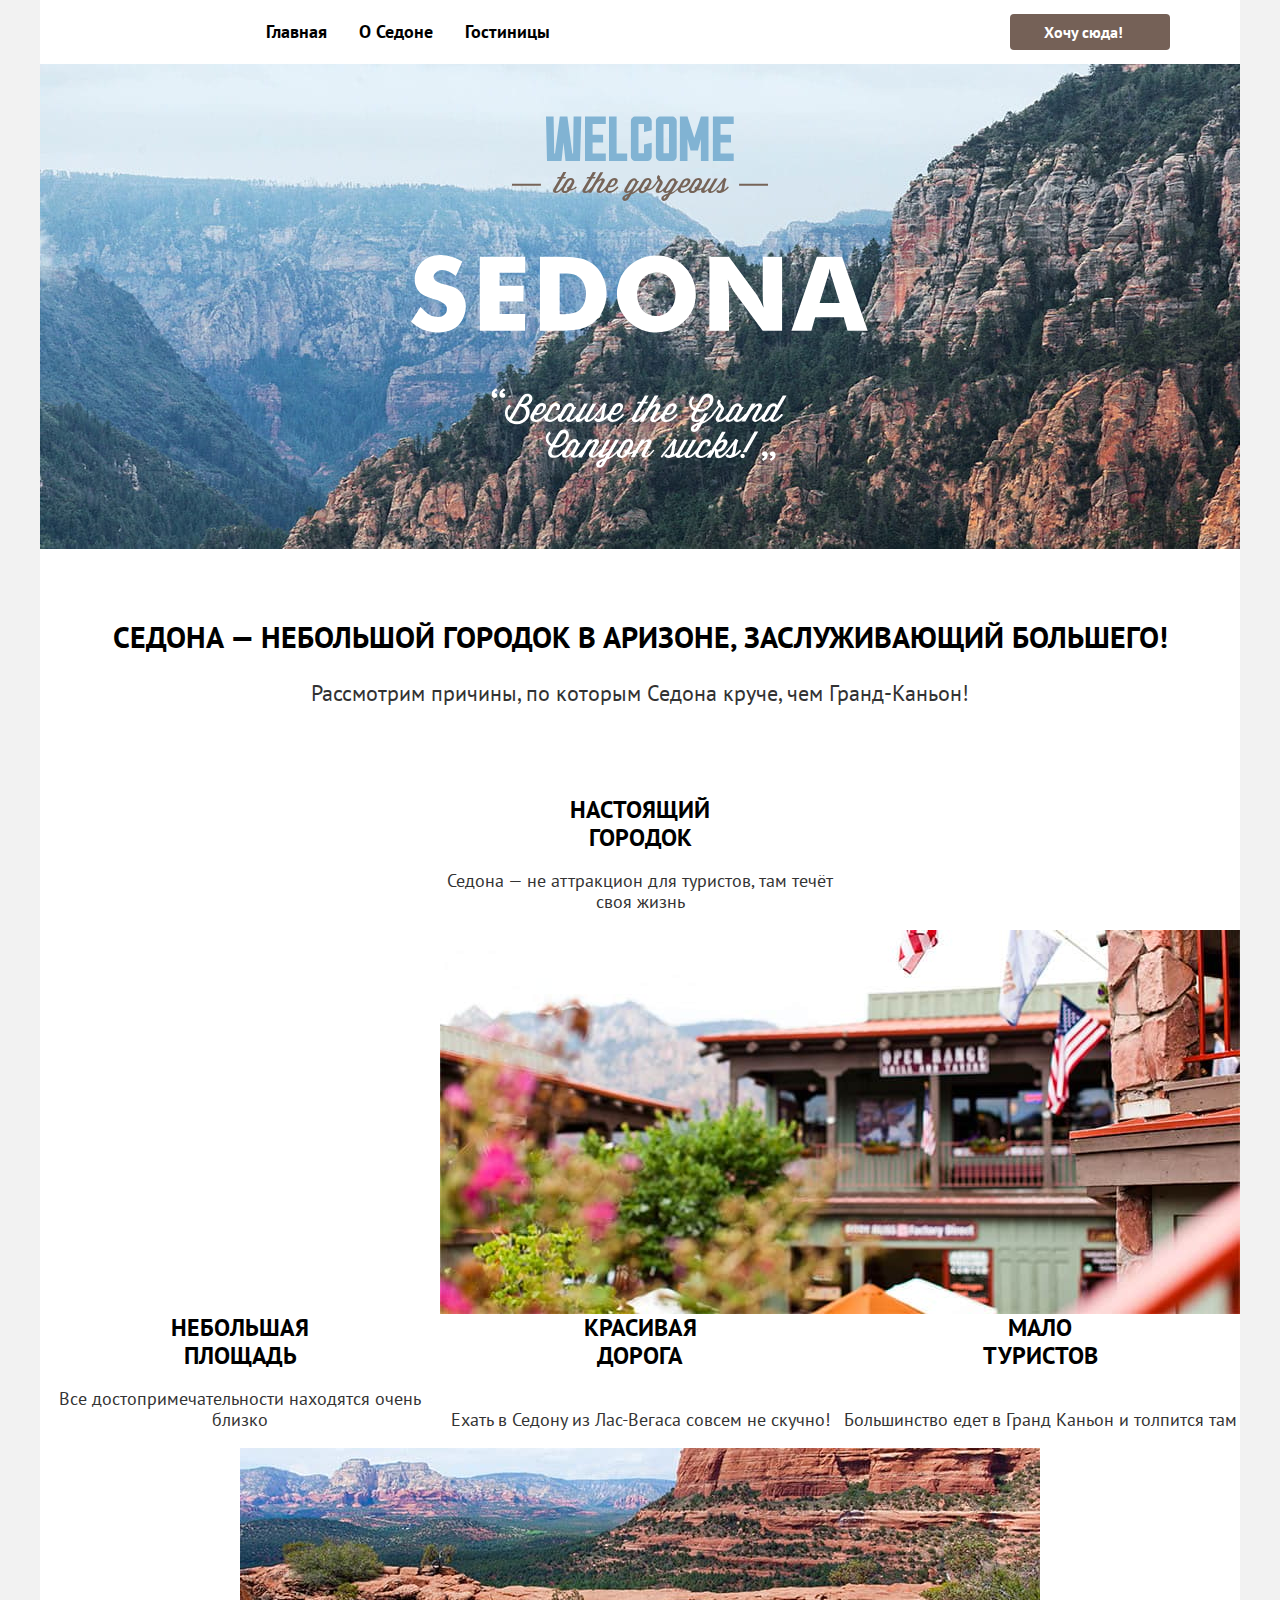
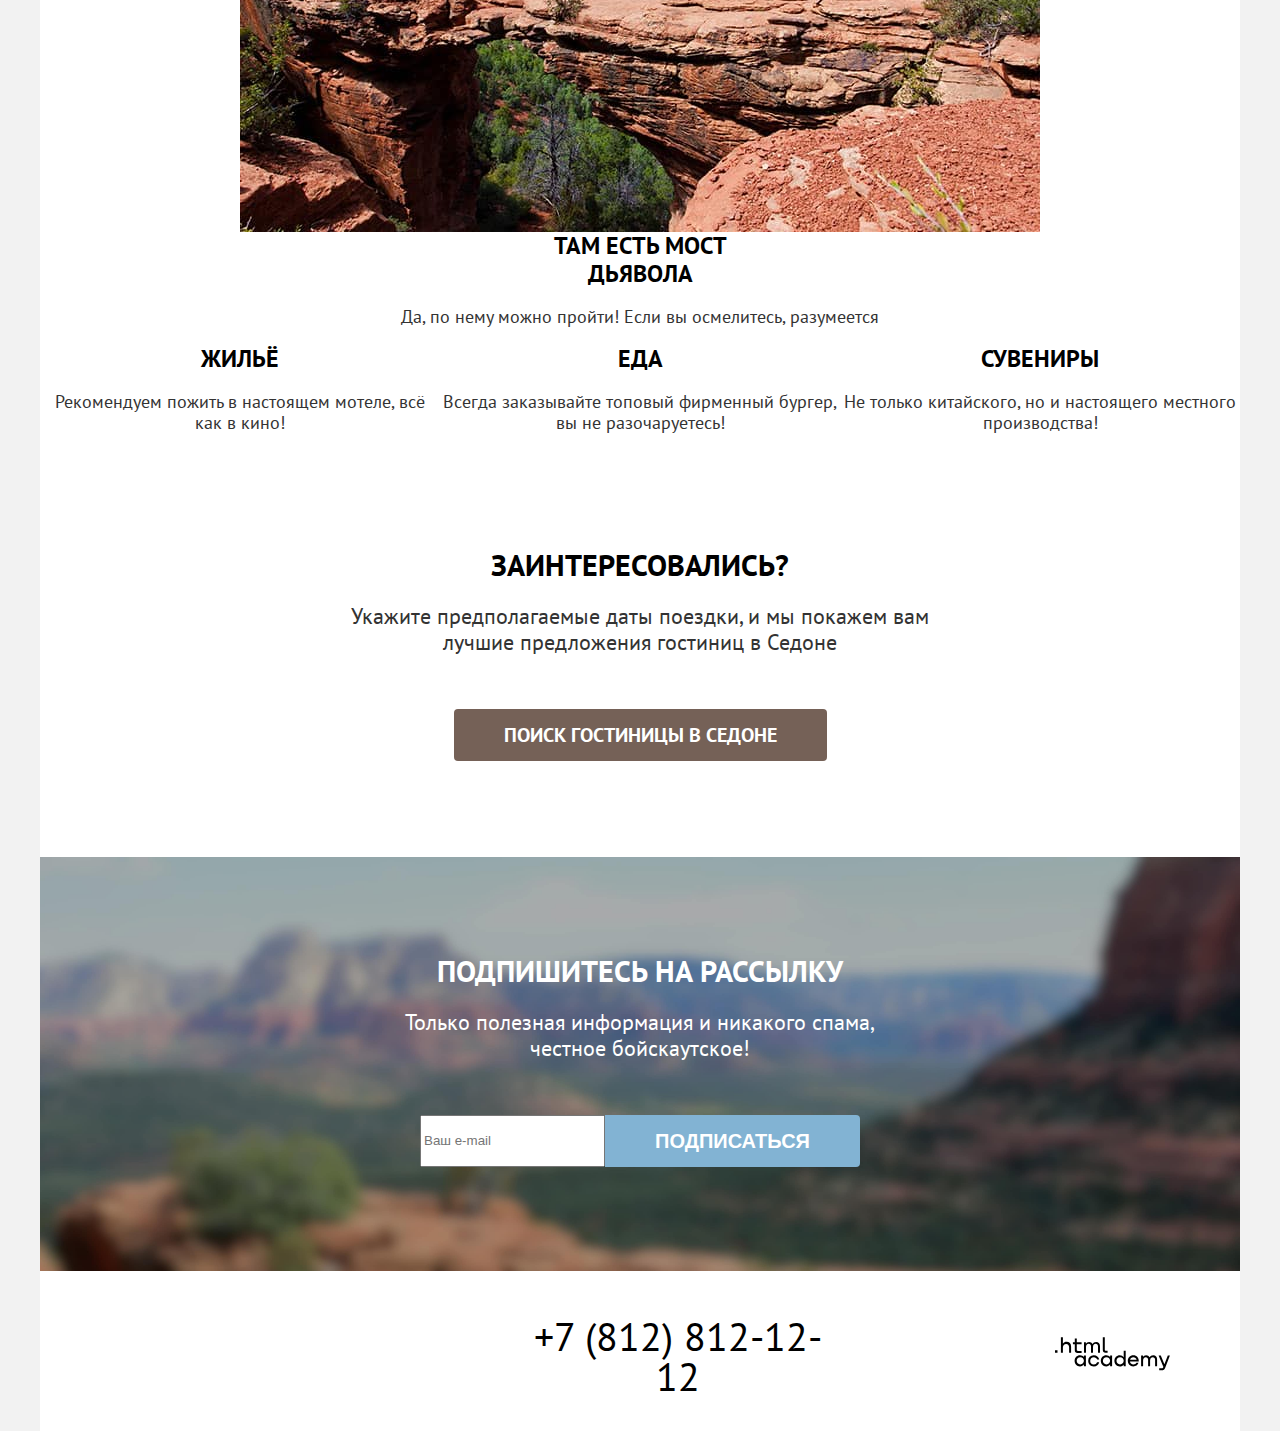
<file: 4/index.html>
<!DOCTYPE html>
<html lang="ru">

  <head>
    <link type="image/svg+xml" href="images/icons/favicone/favicon.svg" rel="shortcut icon">
    <link type="image/svg+xml" href="images/icons/favicone/favicon.svg" rel="icon">
    <meta charset="utf-8">
    <title>Сайт города Седона</title>
    <link rel="stylesheet" href="styles/styles.css">
    <base href="https://htmlacademy-htmlcss.github.io/2178613-sedona-35/4/">
</head>

  <body>
    <!-- header -->
    <header class="page-header">
      <!-- navigation -->
      <nav class="navigation">
        <ul class="navigation-list">
          <li class="navigation-item">
            <a class="navigation-link" title="Вы находитесь на главной странице">Главная</a>
          </li>
          <li class="navigation-item">
            <a class="navigation-link" href="#">О Седоне</a>
          </li>
          <li class="navigation-item">
            <a class="navigation-link" href="catalog.html">Гостиницы</a>
          </li>
        </ul>
        <!-- navigation-user -->
        <ul class="navigation-list navigation-user">
          <li class="navigation-item">
            <a class="navigation-link" href="#">
              <span class="visually-hidden">
                Поиск
              </span>
            </a>
          </li>
          <li class="navigation-item">
            <a class="navigation-link" href="#">
              <span class="visually-hidden">
                Избранное
              </span>
            </a>
          </li>
          <li class="navigation-item">
            <a class="button navigation-user-button" href="#">Хочу сюда!</a>
          </li>
        </ul>
      </nav>
    </header>
    <!-- main -->
    <main class="main-container main-index">
        <h1 class="visually-hidden">Седона</h1>
        <!-- hero -->
        <section class="hero">
          <img class="welcome-hero" src="images/index-welcome/welcome.svg" width="458" height="352"
            alt="Добро пожаловать в прекрасную Седону.">
          <h2 class="hero-title">Седона — небольшой городок в Аризоне, заслуживающий большего!</h2>
          <p class="hero-description">Рассмотрим причины, по которым Седона круче, чем Гранд-Каньон!</p>
        </section>
        <!-- advantages -->
        <section class="advantages">
          <h2 class="visually-hidden">Преимущества.</h2>
          <ul class="advantages-list">
            <li class="advantages-item">
              <div class="advantages-item-text-first">
              <h3 class="advantages-title">Настоящий городок</h3>
              <p class="advantages-description">Седона — не аттракцион для туристов, там течёт своя жизнь</p>
              <img class="advantages-image" src="images/pictures/advantages-town.jpg" width="800" height="384"
                alt="Двухэтажные домики в стиле дикого запада.">
              </div>
            </li>
            <li class="advantages-item">
              <h3 class="advantages-title">Небольшая площадь</h3>
              <p class="advantages-description">Все достопримечательности находятся очень близко</p>
            </li>
            <li class="advantages-item">
              <h3 class="advantages-title">Красивая дорога</h3>
              <p class="advantages-description">Ехать в Седону из Лас-Вегаса совсем не скучно!</p>
            </li>
            <li class="advantages-item">
              <h3 class="advantages-title">Мало туристов</h3>
              <p class="advantages-description">Большинство едет в Гранд Каньон и толпится там</p>
            </li>
            <li class="advantages-item">
              <div class="advantages-item-text-last">
              <img class="advantages-image" src="images/pictures/advantages-bridge.jpg" width="800" height="384"
                alt="Мост дьявола: узкий проход к обрывистой скале на фоне гор.">
              <h3 class="advantages-title">Там есть мост дьявола</h3>
              <p class="advantages-description">Да, по нему можно пройти! Если вы осмелитесь, разумеется</p>
            </div>
            </li>
          </ul>
          <ul class="advantages-list-icon">
            <li class="advantages-item-icon">
              <h3 class="advantages-title">Жильё</h3>
              <p class="advantages-description">Рекомендуем пожить в настоящем мотеле, всё как в кино!</p>
            </li>
            <li class="advantages-item-icon">
              <h3 class="advantages-title">Еда</h3>
              <p class="advantages-description">Всегда заказывайте топовый фирменный бургер, вы не разочаруетесь!</p>
            </li>
            <li class="advantages-item-icon">
              <h3 class="advantages-title">Сувениры</h3>
              <p class="advantages-description">Не только китайского, но и настоящего местного производства!</p>
            </li>
          </ul>
        </section>
        <!-- hotel-search -->
        <section class="hotel-search">
          <h2 class="visually-hidden">Поиск гостиницы</h2>
          <p class="hotel-search-title">Заинтересовались?</p>
          <p class="hotel-search-description">Укажите предполагаемые даты поездки, и мы покажем вам лучшие предложения
            гостиниц в Седоне</p>
          <a class="hotel-search-button" href="#">Поиск гостиницы в Седоне</a>
        </section>
        <!-- subscribe -->
        <section class="subscribe subscribe-index">
          <h2 class="subscribe-title">Подпишитесь на рассылку</h2>
          <p class="subscribe-description">Только полезная информация и никакого спама, честное бойскаутское!</p>
          <form class="subscribe-form" action="https://echo.htmlacademy.ru" method="post">
            <label class="visually-hidden" for="subscribe-email">Введите электронную почту</label>
            <input class="subscribe-input" type="email" name="subscribe-email" id="subscribe-email"
              placeholder="Ваш e-mail" required>
            <button class="button subscribe-button" type="submit">Подписаться</button>
          </form>
        </section>
    </main>
    <!-- footer -->
    <footer class="page-footer">
      <div class="page-footer-container">
        <section class="social-footer">
          <h2 class="visually-hidden">Социальные сети</h2>
          <ul class="social-list">
            <li class="social-item">
              <h3 class="visually-hidden">Вконтакте</h3>
              <a href="https://vk.com/htmlacademy">
              </a>
            </li>
            <li class="social-item">
              <h3 class="visually-hidden">Телеграм</h3>
              <a href="https://t.me/htmlacademy">
              </a>
            </li>
            <li class="social-item">
              <h3 class="visually-hidden">Ютуб</h3>
              <a href="https://www.youtube.com/user/htmlacademyru">
              </a>
            </li>
          </ul>
        </section>
        <h3 class="visually-hidden">Позвонить.</h3>
        <a class="tel-link" href="tel:+78121212">+7 (812) 812-12-12
        </a>
        <a href="https://htmlacademy.ru/">
          <img class="htmlacademy-logo-image" src="images/icons/logos/logo-htmlacademy.svg" width="115" height="34"
            alt="логотип html академии">
        </a>
      </div>
    </footer>
  </body>

</html>
</file>
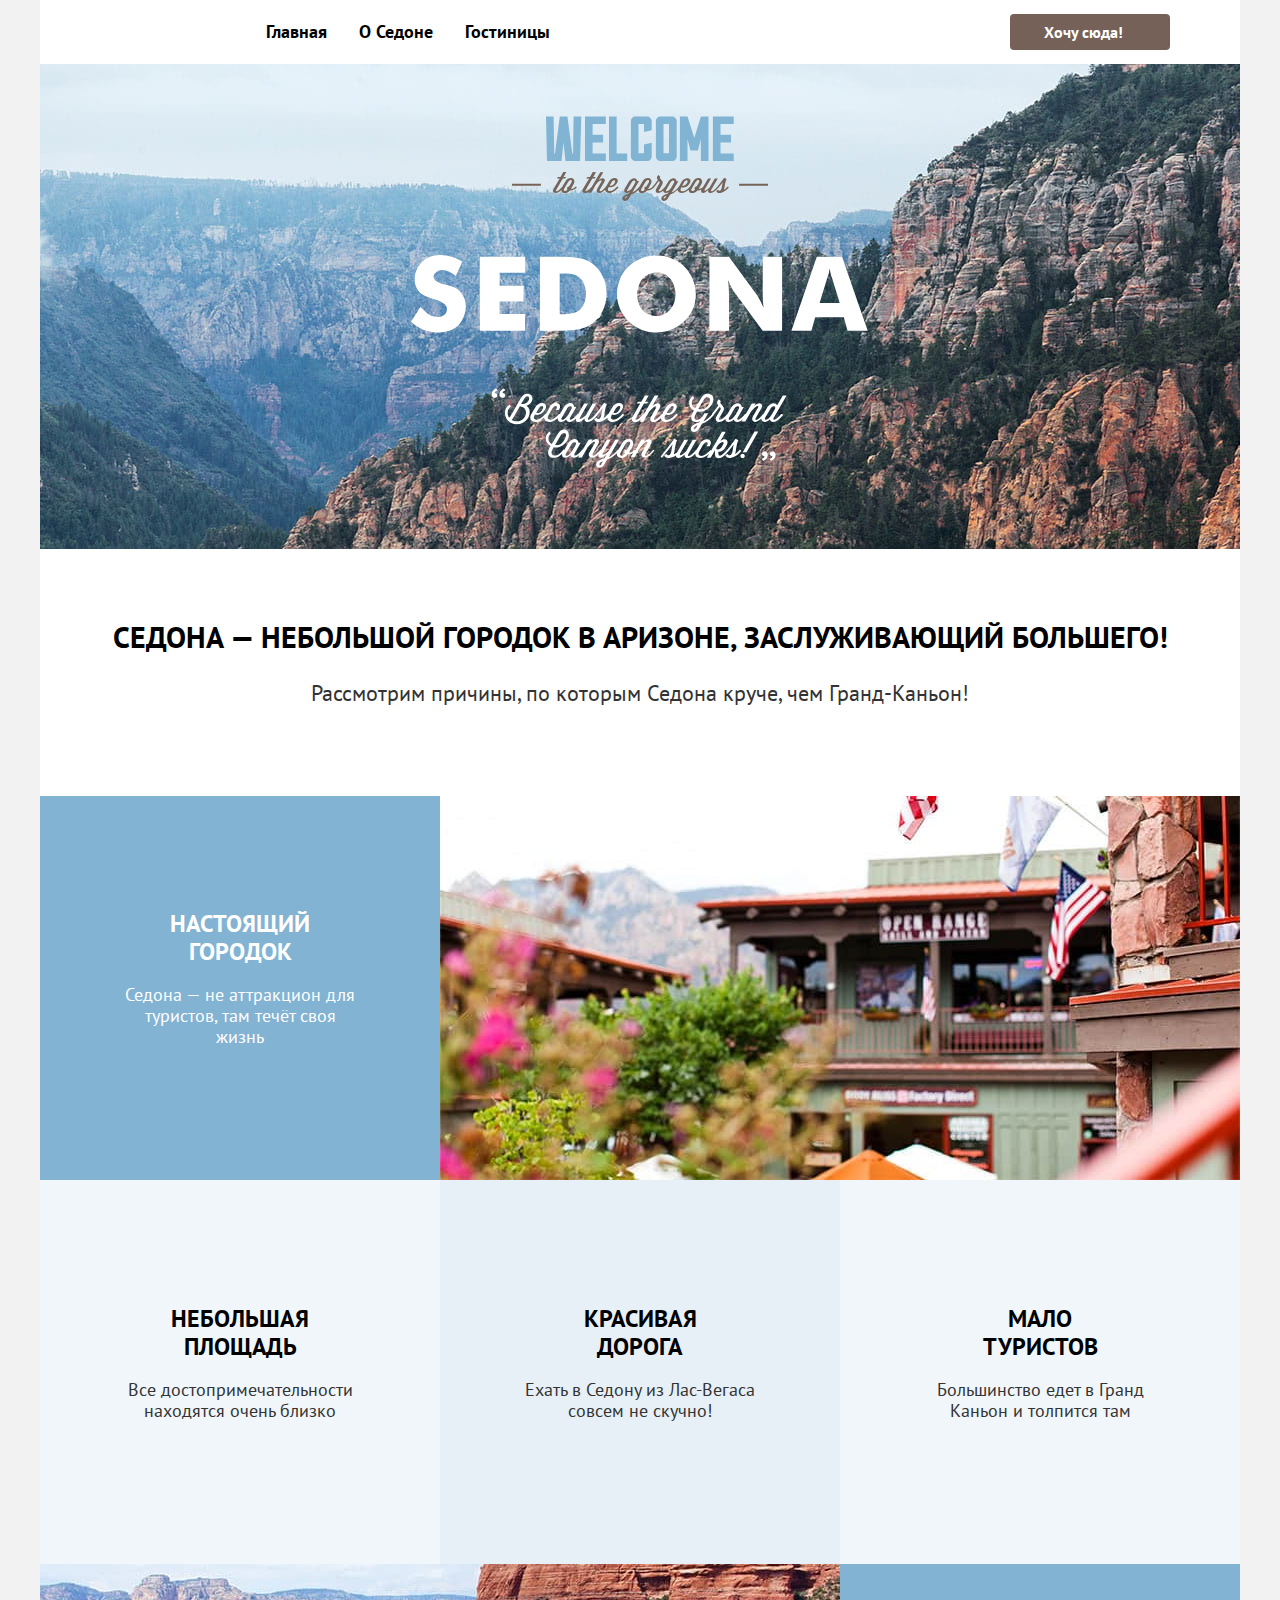
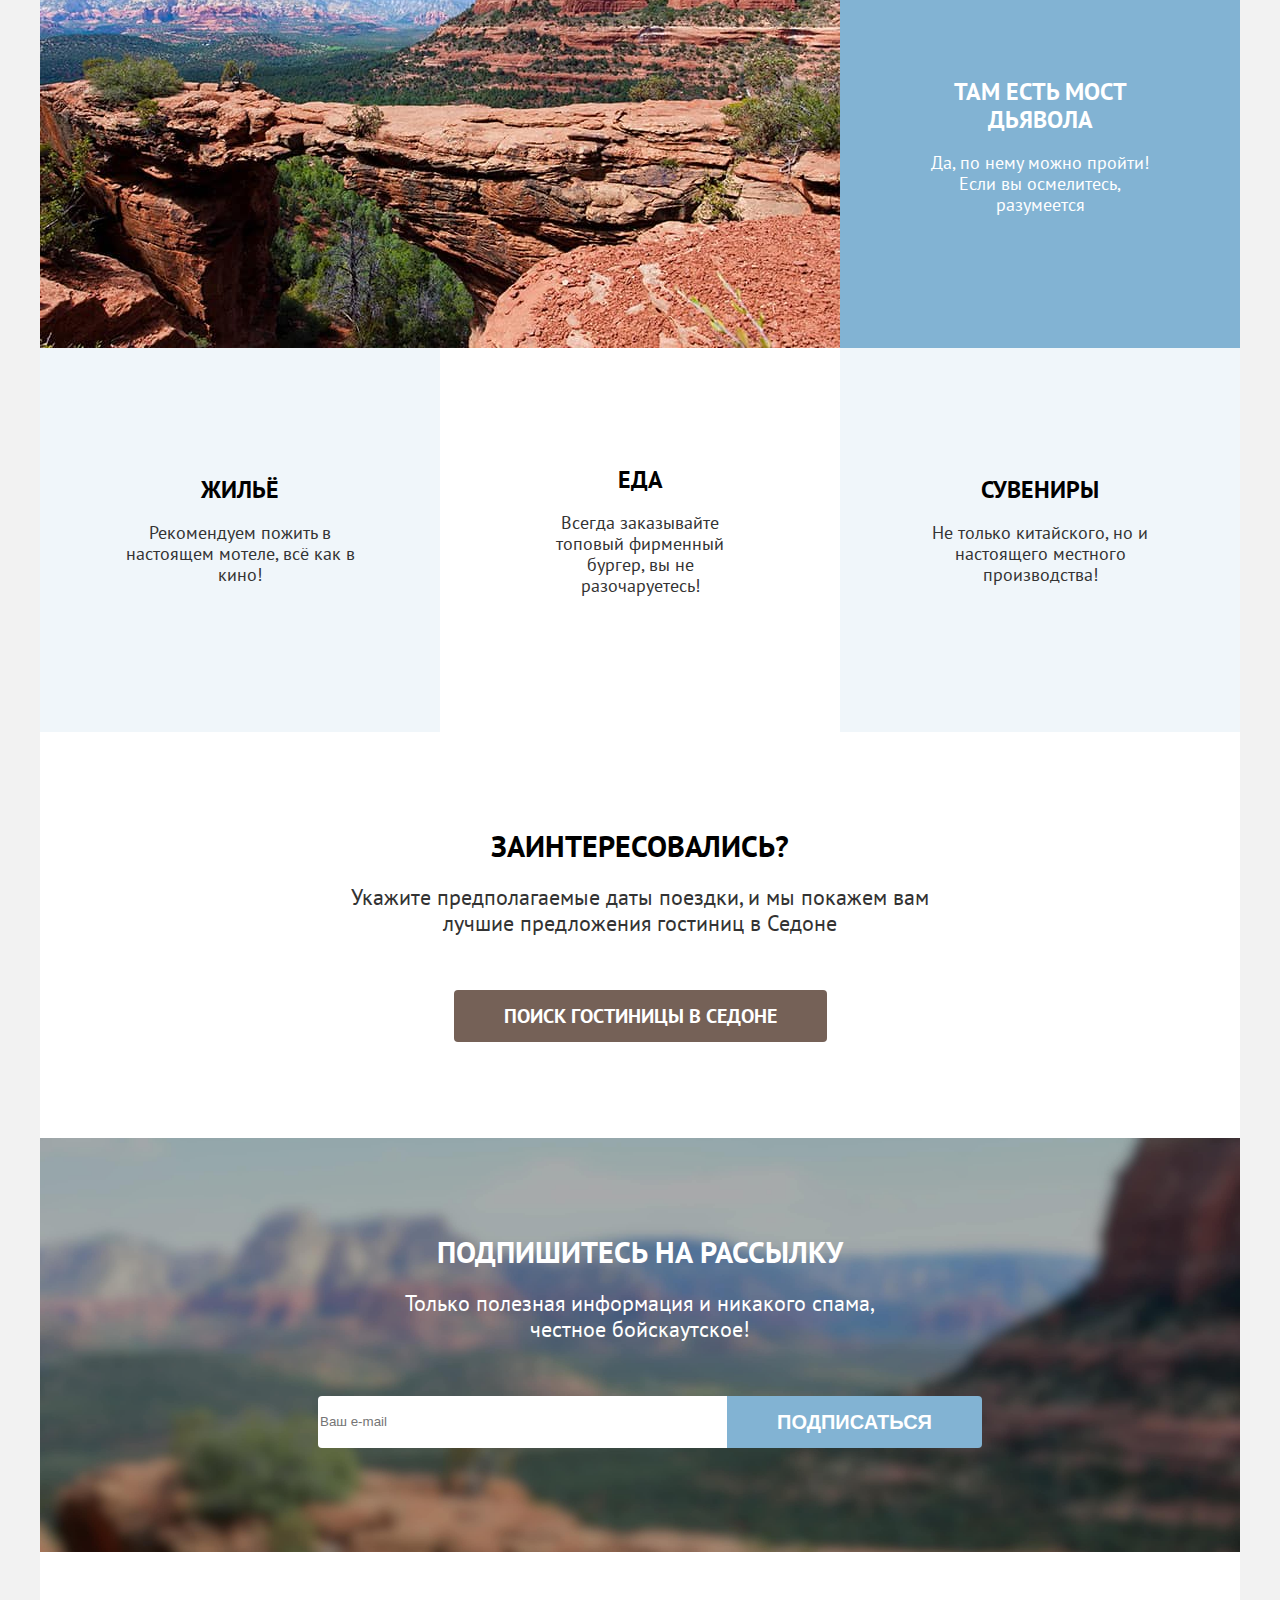
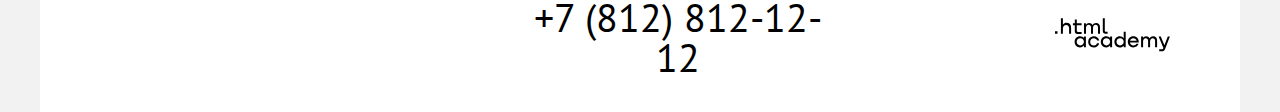
<file: 5/index.html>
<!DOCTYPE html>
<html lang="ru">

  <head>
    <link type="image/svg+xml" href="images/icons/favicone/favicon.svg" rel="shortcut icon">
    <link type="image/svg+xml" href="images/icons/favicone/favicon.svg" rel="icon">
    <meta charset="utf-8">
    <title>Седона</title>
    <link rel="stylesheet" href="styles/styles.css">
    <base href="https://htmlacademy-htmlcss.github.io/2178613-sedona-35/5/">
</head>

  <body>
    <!-- header -->
    <header class="page-header">
      <!-- navigation -->
      <nav class="navigation">
        <ul class="navigation-list">
          <li class="navigation-item">
            <a class="navigation-link" title="Вы находитесь на главной странице">Главная</a>
          </li>
          <li class="navigation-item">
            <a class="navigation-link" href="#">О Седоне</a>
          </li>
          <li class="navigation-item">
            <a class="navigation-link" href="catalog.html">Гостиницы</a>
          </li>
        </ul>
        <!-- navigation-user -->
        <ul class="navigation-list navigation-user">
          <li class="navigation-item">
            <a class="navigation-link" href="#">
              <span class="visually-hidden">
                Поиск.
              </span>
            </a>
          </li>
          <li class="navigation-item">
            <a class="navigation-link" href="#">
              <span class="visually-hidden">
                Избранное.
              </span>
            </a>
          </li>
          <li class="navigation-item">
            <a class="button navigation-user-button" href="#">Хочу сюда!</a>
          </li>
        </ul>
      </nav>
    </header>
    <!-- main -->
    <main class="main-container main-index">
      <h1 class="visually-hidden">Седона.</h1>
      <!-- hero -->
      <section class="hero">
        <img class="welcome-hero" src="images/index-welcome/welcome.svg" width="458" height="352"
          alt="Добро пожаловать в прекрасную Седону.">
        <h2 class="hero-title">Седона — небольшой городок в Аризоне, заслуживающий большего!</h2>
        <p class="hero-description">Рассмотрим причины, по которым Седона круче, чем Гранд-Каньон!</p>
      </section>
      <!-- advantages -->
      <section class="advantages">
        <h2 class="visually-hidden">Преимущества.</h2>
        <ul class="advantages-list">
          <li class="advantages-item">
            <div class="advantages-item-text">
              <h3 class="advantages-title">Настоящий городок</h3>
              <p class="advantages-description">Седона — не аттракцион для туристов, там течёт своя жизнь</p>
            </div>
            <img class="advantages-image" src="images/pictures/advantages-town.jpg" width="800" height="384"
              alt="Двухэтажные домики в стиле дикого запада.">
          </li>
          <li class="advantages-item">
            <h3 class="advantages-title">Небольшая площадь</h3>
            <p class="advantages-description">Все достопримечательности находятся очень близко</p>
          </li>
          <li class="advantages-item">
            <h3 class="advantages-title">Красивая дорога</h3>
            <p class="advantages-description">Ехать в Седону из Лас-Вегаса совсем не скучно!</p>
          </li>
          <li class="advantages-item">
            <h3 class="advantages-title">Мало туристов</h3>
            <p class="advantages-description">Большинство едет в Гранд Каньон и толпится там</p>
          </li>
          <li class="advantages-item">
            <img class="advantages-image" src="images/pictures/advantages-bridge.jpg" width="800" height="384"
              alt="Мост дьявола: узкий проход к обрывистой скале на фоне гор.">
            <div class="advantages-item-text">
              <h3 class="advantages-title">Там есть мост дьявола</h3>
              <p class="advantages-description">Да, по нему можно пройти! Если вы осмелитесь, разумеется</p>
            </div>
          </li>
        </ul>
        <ul class="advantages-list-icon">
          <li class="advantages-item-icon">
            <h3 class="advantages-title">Жильё</h3>
            <p class="advantages-description">Рекомендуем пожить в настоящем мотеле, всё как в кино!</p>
          </li>
          <li class="advantages-item-icon">
            <h3 class="advantages-title">Еда</h3>
            <p class="advantages-description">Всегда заказывайте топовый фирменный бургер, вы не разочаруетесь!</p>
          </li>
          <li class="advantages-item-icon">
            <h3 class="advantages-title">Сувениры</h3>
            <p class="advantages-description">Не только китайского, но и настоящего местного производства!</p>
          </li>
        </ul>
      </section>
      <!-- hotel-search -->
      <section class="hotel-search">
        <h2 class="visually-hidden">Поиск гостиницы.</h2>
        <p class="hotel-search-title">Заинтересовались?</p>
        <p class="hotel-search-description">Укажите предполагаемые даты поездки, и мы покажем вам лучшие предложения
          гостиниц в Седоне</p>
        <a class="hotel-search-button" href="#">Поиск гостиницы в Седоне</a>
      </section>
      <!-- subscribe -->
      <section class="subscribe subscribe-index">
        <h2 class="subscribe-title">Подпишитесь на рассылку</h2>
        <p class="subscribe-description">Только полезная информация и никакого спама, честное бойскаутское!</p>
        <form class="subscribe-form" action="https://echo.htmlacademy.ru" method="post">
          <label class="visually-hidden" for="subscribe-email">Введите электронную почту.</label>
          <input class="subscribe-input" type="email" name="subscribe-email" id="subscribe-email"
            placeholder="Ваш e-mail" required>
          <button class="button subscribe-button" type="submit">Подписаться</button>
        </form>
      </section>
    </main>
    <!-- footer -->
    <footer class="page-footer">
      <div class="page-footer-container">
        <section class="social-footer">
          <h2 class="visually-hidden">Социальные сети.</h2>
          <ul class="social-list">
            <li class="social-item">
              <a class="social-vk" href="https://vk.com/htmlacademy">
                <span class="visually-hidden">Вконтакте.</span>
              </a>
            </li>
            <li class="social-item">
              <a class="social-telegram" href="https://t.me/htmlacademy">
                <span class="visually-hidden">Телеграм.</span>
              </a>
            </li>
            <li class="social-item">
              <a class="social-youtube" href="https://www.youtube.com/user/htmlacademyru">
                <span class="visually-hidden">Ютюб.</span>
              </a>
            </li>
          </ul>
        </section>
        <h3 class="visually-hidden">Позвонить.</h3>
        <a class="tel-link" href="tel:+78121212">+7 (812) 812-12-12
        </a>
        <a href="https://htmlacademy.ru/">
          <img class="htmlacademy-logo-image" src="images/icons/logos/logo-htmlacademy.svg" width="115" height="34"
            alt="логотип html академии">
        </a>
      </div>
    </footer>
  </body>

</html>
</file>
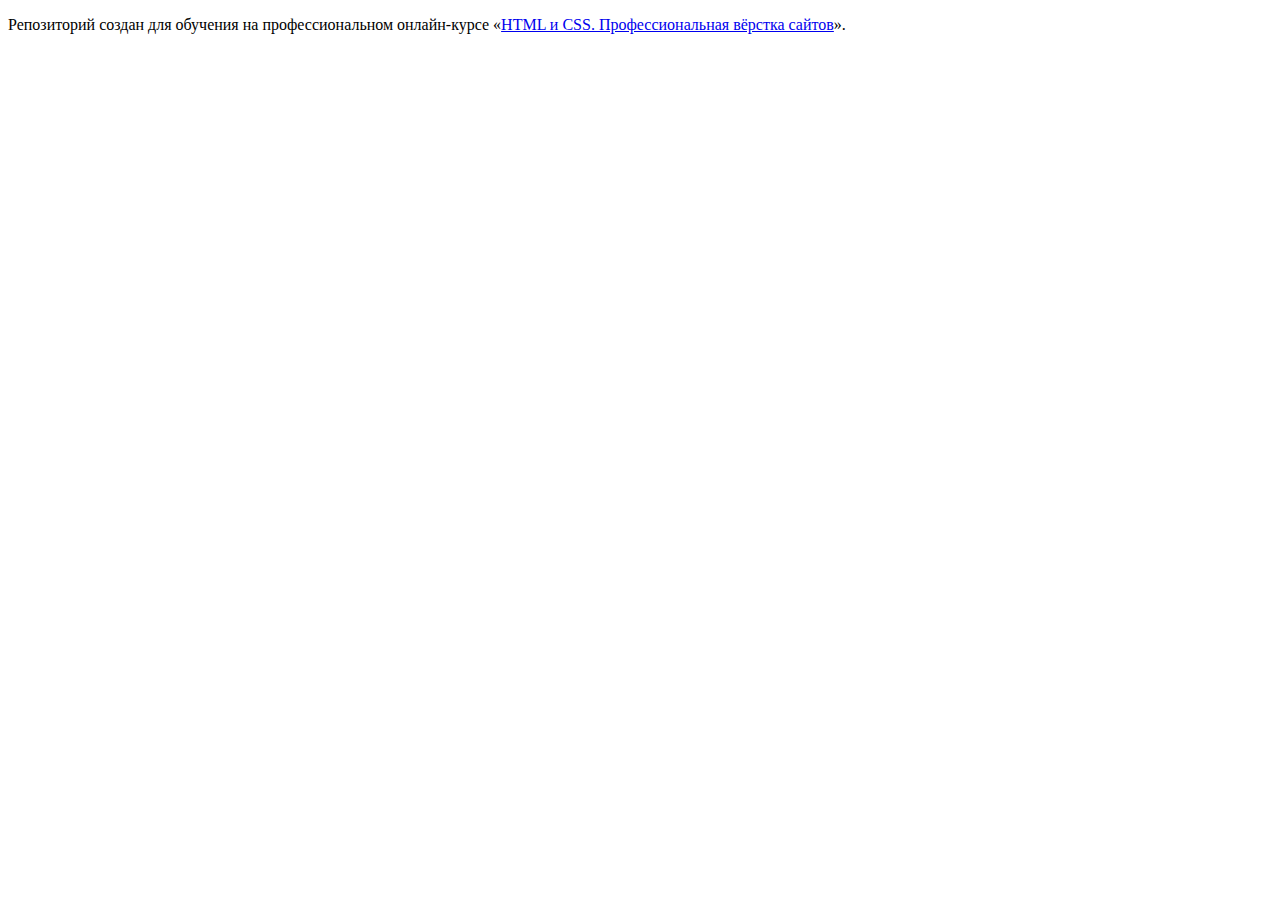
<file: master/index.html>
<!DOCTYPE html>
<html lang="ru">
  <head>
    <meta charset="utf-8">
    <title>HTML Academy: Седона</title>
    <base href="https://htmlacademy-htmlcss.github.io/2178613-sedona-35/master/">
</head>
  <body>

    <p>Репозиторий создан для обучения на профессиональном онлайн‑курсе «<a href="https://htmlacademy.ru/intensive/htmlcss">HTML и CSS. Профессиональная вёрстка сайтов</a>».</p>

  </body>
</html>
</file>
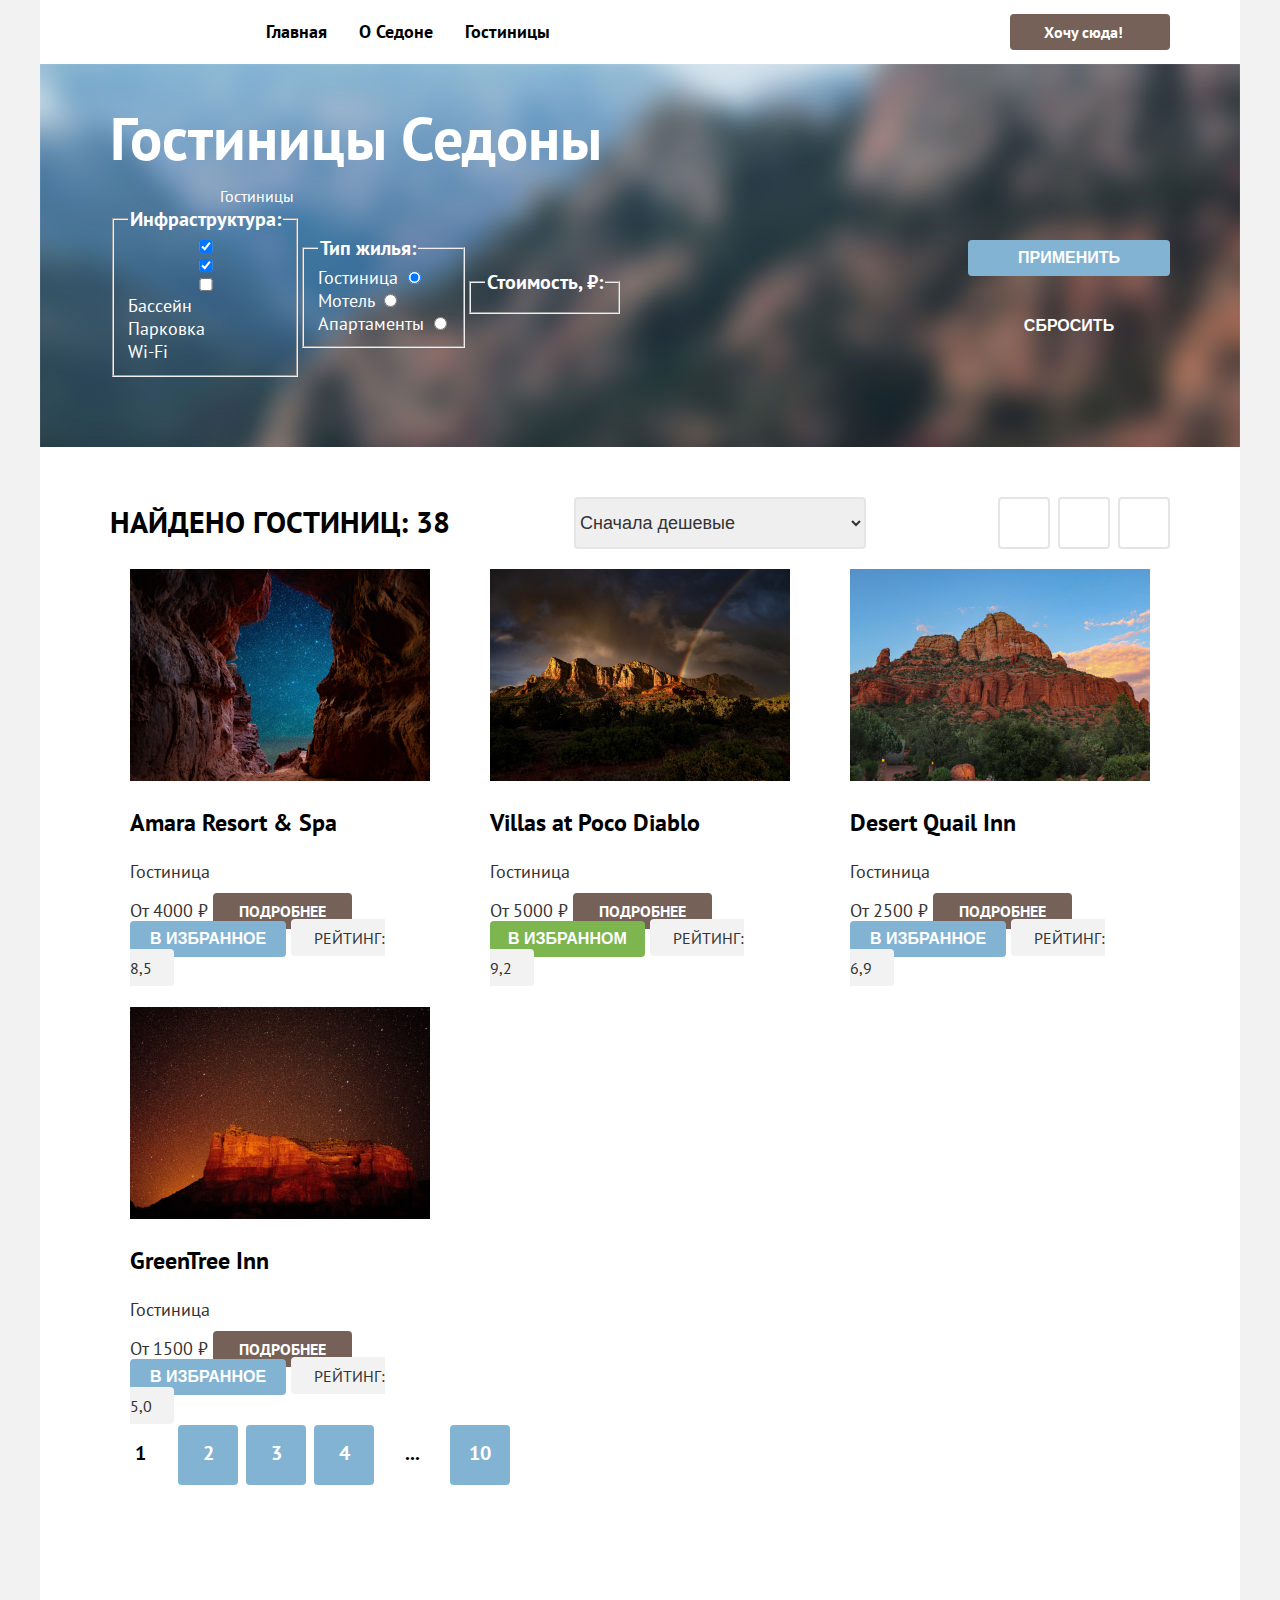
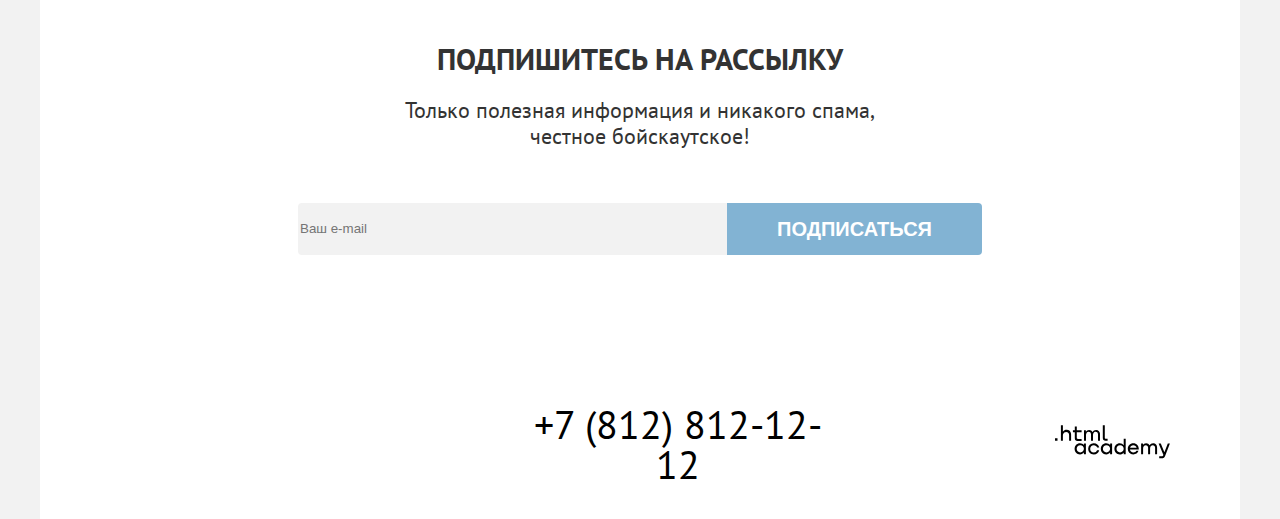
<file: catalog.html>
<!DOCTYPE html>
<html lang="ru">

  <head>
    <link type="image/svg+xml" href="images/icons/favicone/favicon.svg" rel="shortcut icon">
    <link type="image/svg+xml" href="images/icons/favicone/favicon.svg" rel="icon">
    <meta charset="utf-8">
    <title>Гостиницы Седоны</title>
    <link rel="stylesheet" href="styles/styles.css">
  </head>

  <body>
    <!-- header -->
    <header class="page-header">
      <!-- navigation -->
      <nav class="navigation">
        <ul class="navigation-list">
          <li class="navigation-item">
            <a class="navigation-link" title="Вы находитесь на главной странице">Главная</a>
          </li>
          <li class="navigation-item">
            <a class="navigation-link" href="#">О Седоне</a>
          </li>
          <li class="navigation-item">
            <a class="navigation-link" href="catalog.html">Гостиницы</a>
          </li>
        </ul>
        <!-- navigation-user -->
        <ul class="navigation-list navigation-user">
          <li class="navigation-item">
            <a class="navigation-link" href="#">
              <span class="visually-hidden">
                Поиск.
              </span>
            </a>
          </li>
          <li class="navigation-item">
            <a class="navigation-link" href="#">
              <span class="visually-hidden">
                Избранное.
              </span>
            </a>
          </li>
          <li class="navigation-item">
            <a class="button navigation-user-button" href="#">Хочу сюда!</a>
          </li>
        </ul>
      </nav>
    </header>
    <!-- main -->
    <main class="main-catalog main-container">
      <div class="catalog-filter-wrapper">
        <h1 class="catalog-title">Гостиницы Седоны</h1>
        <ol class="breadcrumbs-list">
          <li class="breadcrumbs-item">
            <a href="index.html">
              <span class="visually-hidden">Главная.</span>
            </a>
          </li>
          <li class="breadcrumbs-item">
            <a class="breadcrumbs-link">
              Гостиницы
            </a>
          </li>
        </ol>
        <!-- catalog-filter -->
        <form class="catalog-filter" action="https://echo.htmlacademy.ru" method="get">
          <h2 class="visually-hidden">Форма выбора гостиниц.</h2>
          <!-- catalog-filter-infrastructure -->
          <fieldset class="catalog-filter-group">
            <legend class="catalog-filter-title">Инфраструктура:</legend>
            <label class="control-label" for="swimming-pool">
              Бассейн
            </label>
            <input class="control-input" type="checkbox" name="swimming-pool" id="swimming-pool" checked>
            <label class="control-label" for="parking">
              Парковка
            </label>
            <input class="control-input" type="checkbox" name="parking" id="parking" checked>
            <label class="control-label" for="wi-fi">
              Wi-Fi
            </label>
            <input class="control-input" type="checkbox" name="wi-fi" id="wi-fi">
          </fieldset>
          <!-- catalog-filter-type-of-housing -->
          <fieldset class="catalog-filter-group">
            <legend class="catalog-filter-title">Тип жилья:</legend>
            <label class="control-label">Гостиница
              <input class="control-input" type="radio" name="type-of-housing" value="hotel" checked>
            </label>
            <label class="control-label">Мотель
              <input class="control-input" type="radio" name="type-of-housing" value="motel">
            </label>
            <label class="control-label">Апартаменты
              <input class="control-input" type="radio" name="type-of-housing" value="apartment">
            </label>
          </fieldset>
          <!-- catalog-filter-price -->
          <fieldset class="catalog-filter-price">
            <legend class="catalog-filter-title">Стоимость, ₽:</legend>
          </fieldset>
          <div class="catalog-filter-form-buttons">
            <button class="button form-button-submit" type="submit">Применить</button>
            <button class="button form-button-reset" type="reset">Сбросить</button>
          </div>
        </form>
      </div>
      <!-- catalog-product -->
      <section class="catalog-product">
        <div class="product-sorting">
          <h2 class="visually-hidden">Результаты поиска.</h2>
          <p class="catalog-product-found">Найдено гостиниц:<span class="catalog-product-found-amount"> 38</span></p>
          <select class="select-sorting" name="select-sorting" aria-label="Сортировка">
            <option class="option-sorting" value="cheap">Сначала дешевые</option>
            <option class="option-sorting" value="popular">Сначала поаулярные</option>
            <option class="option-sorting" value="expencive">Сначала дорогие</option>
          </select>
          <ul class="product-card-apportionment">
            <li>
              <a class="product-card-apportionment-button">
                <span class="visually-hidden">Показать карточки.</span>
              </a>
            </li>
            <li>
              <a class="product-card-apportionment-button" href="#">
                <span class="visually-hidden">Показать слайдер.</span>
              </a>
            </li>
            <li>
              <a class="product-card-apportionment-button" href="#">
                <span class="visually-hidden">Показать список.</span>
              </a>
            </li>
          </ul>
        </div>
        <!-- product-cards -->
        <ul class="product-list">
          <li class="product-card">
            <img class="product-card-image" src="images/pictures/hotels/hotel-amara_resort_spa.jpg" width="300"
              height="212" alt="Вид из пещеры на ночное звездное небо.">
            <h3 class="product-card-title">Amara Resort & Spa</h3>
            <p class="product-card-descriptioin">Гостиница</p>
            <b class="product-card-price">От 4000 ₽</b>
            <a class="button product-card-link" href="#">подробнее</a>
            <button class="product-card-button button">в избранное</button>
            <p class="product-card-rate">Рейтинг: 8,5</p>
          </li>
          <li class="product-card">
            <img class="product-card-image" src="images/pictures/hotels/hotel-villas_at_poco_diablo.jpg" width="300"
              height="212" alt="Радуга в лучах солнца над скалами на фоне долины.">
            <h3 class="product-card-title">Villas at Poco Diablo</h3>
            <p class="product-card-descriptioin">Гостиница</p>
            <b class="product-card-price">От 5000 ₽</b>
            <a class="button product-card-link" href="#">подробнее</a>
            <button class="button product-card-favorite-button">в избранном</button>
            <p class="product-card-rate">Рейтинг: 9,2</p>
          </li>
          <li class="product-card">
            <img class="product-card-image" src="images/pictures/hotels/hotel-desert_quail_inn.jpg" width="300"
              height="212" alt="Оранжевые скалы на фоне голубого неба и в окружении бурной растительности у подножия.">
            <h3 class="product-card-title">Desert Quail Inn</h3>
            <p class="product-card-descriptioin">Гостиница</p>
            <b class="product-card-price">От 2500 ₽</b>
            <a class="button product-card-link" href="#">подробнее</a>
            <button class="product-card-button button">в избранное</button>
            <p class="product-card-rate">Рейтинг: 6,9</p>
          </li>
          <li class="product-card">
            <img class="product-card-image" src="images/pictures/hotels/hotel-green_tree_inn.jpg" width="300"
              height="212" alt="Звездное небо над большим скальным массивом.">
            <h3 class="product-card-title">GreenTree Inn</h3>
            <p class="product-card-descriptioin">Гостиница</p>
            <b class="product-card-price">От 1500 ₽</b>
            <a class="button product-card-link" href="#">подробнее</a>
            <button class="product-card-button button">в избранное</button>
            <p class="product-card-rate">Рейтинг: 5,0</p>
          </li>
        </ul>
        <!-- pagination -->
        <ul class="pagination">
          <li class="pagination-item">
            <a class="pagination-link pagination-current" title="Вы находитесь на этой странице">1</a>
          </li>
          <li class="pagination-item">
            <a class="pagination-link" href="#">2</a>
          </li>
          <li class="pagination-item">
            <a class="pagination-link" href="#">3</a>
          </li>
          <li class="pagination-item">
            <a class="pagination-link" href="#">4</a>
          </li>
          <li class="pagination-item">
            <a class="pagination-link pagination-clear" href="#">...</a>
          </li>
          <li class="pagination-item">
            <a class="pagination-link" href="#">10</a>
          </li>
        </ul>
      </section>
      <!-- subscribe -->
      <section class="subscribe">
        <h2 class="subscribe-title">Подпишитесь на рассылку</h2>
        <p class="subscribe-description">Только полезная информация и никакого спама, честное бойскаутское!</p>
        <form class="subscribe-form" action="https://echo.htmlacademy.ru" method="post">
          <label class="visually-hidden" for="subscribe-email">Введите электронную почту.</label>
          <input class="subscribe-input subscribe-input-catalog" type="email" name="subscribe-email"
            id="subscribe-email" placeholder="Ваш e-mail" required>
          <button class="subscribe-button" type="submit">Подписаться</button>
        </form>
      </section>
    </main>
    <!-- footer -->
    <footer class="page-footer">
      <div class="page-footer-container">
        <section class="social-footer">
          <h2 class="visually-hidden">Социальные сети.</h2>
          <ul class="social-list">
            <li class="social-item">
              <a class="social-vk" href="https://vk.com/htmlacademy">
                <span class="visually-hidden">Вконтакте.</span>
              </a>
            </li>
            <li class="social-item">
              <a class="social-telegram" href="https://t.me/htmlacademy">
                <span class="visually-hidden">Телеграм.</span>
              </a>
            </li>
            <li class="social-item">
              <a class="social-youtube" href="https://www.youtube.com/user/htmlacademyru">
                <span class="visually-hidden">Ютюб.</span>
              </a>
            </li>
          </ul>
        </section>
        <h3 class="visually-hidden">Позвонить.</h3>
        <a class="tel-link" href="tel:+78121212">+7 (812) 812-12-12
        </a>
        <a href="https://htmlacademy.ru/">
          <img class="htmlacademy-logo-image" src="images/icons/logos/logo-htmlacademy.svg" width="115" height="34"
            alt="логотип html академии">
        </a>
      </div>
    </footer>
  </body>

</html>
</file>
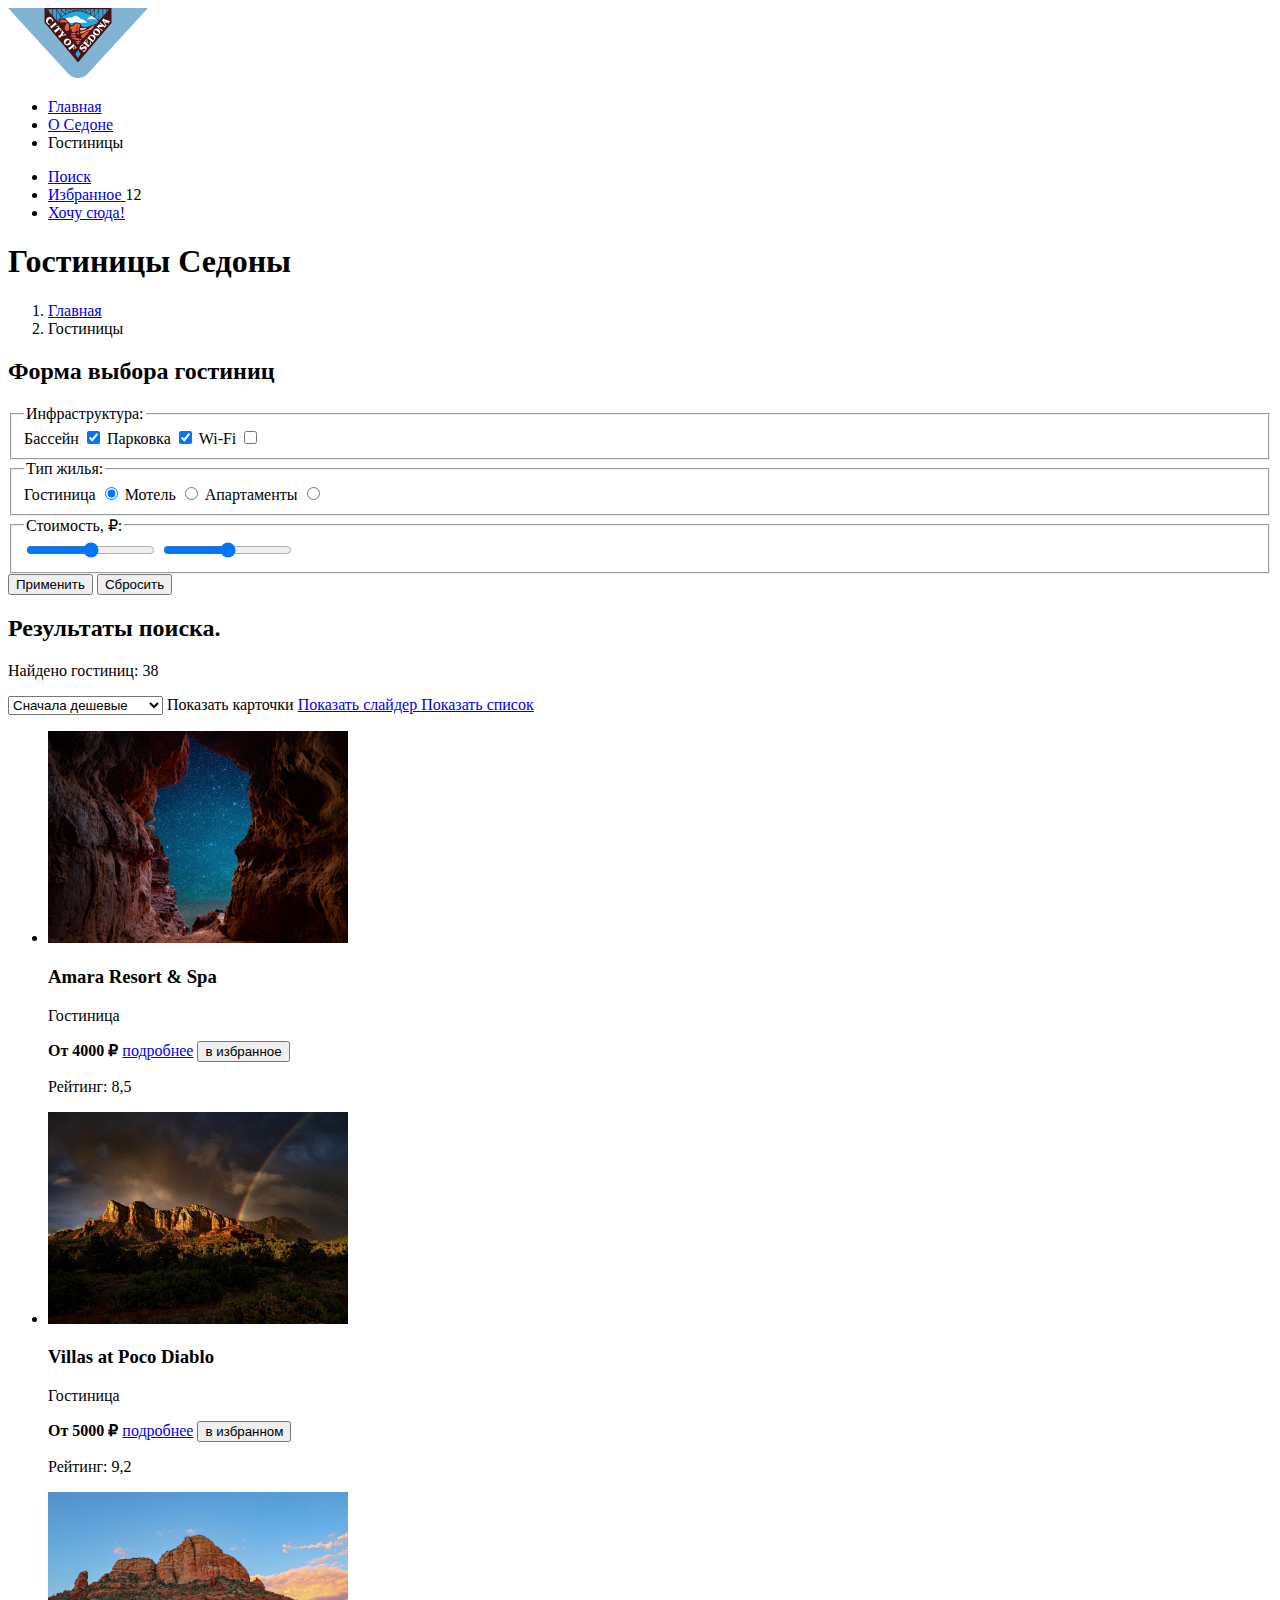
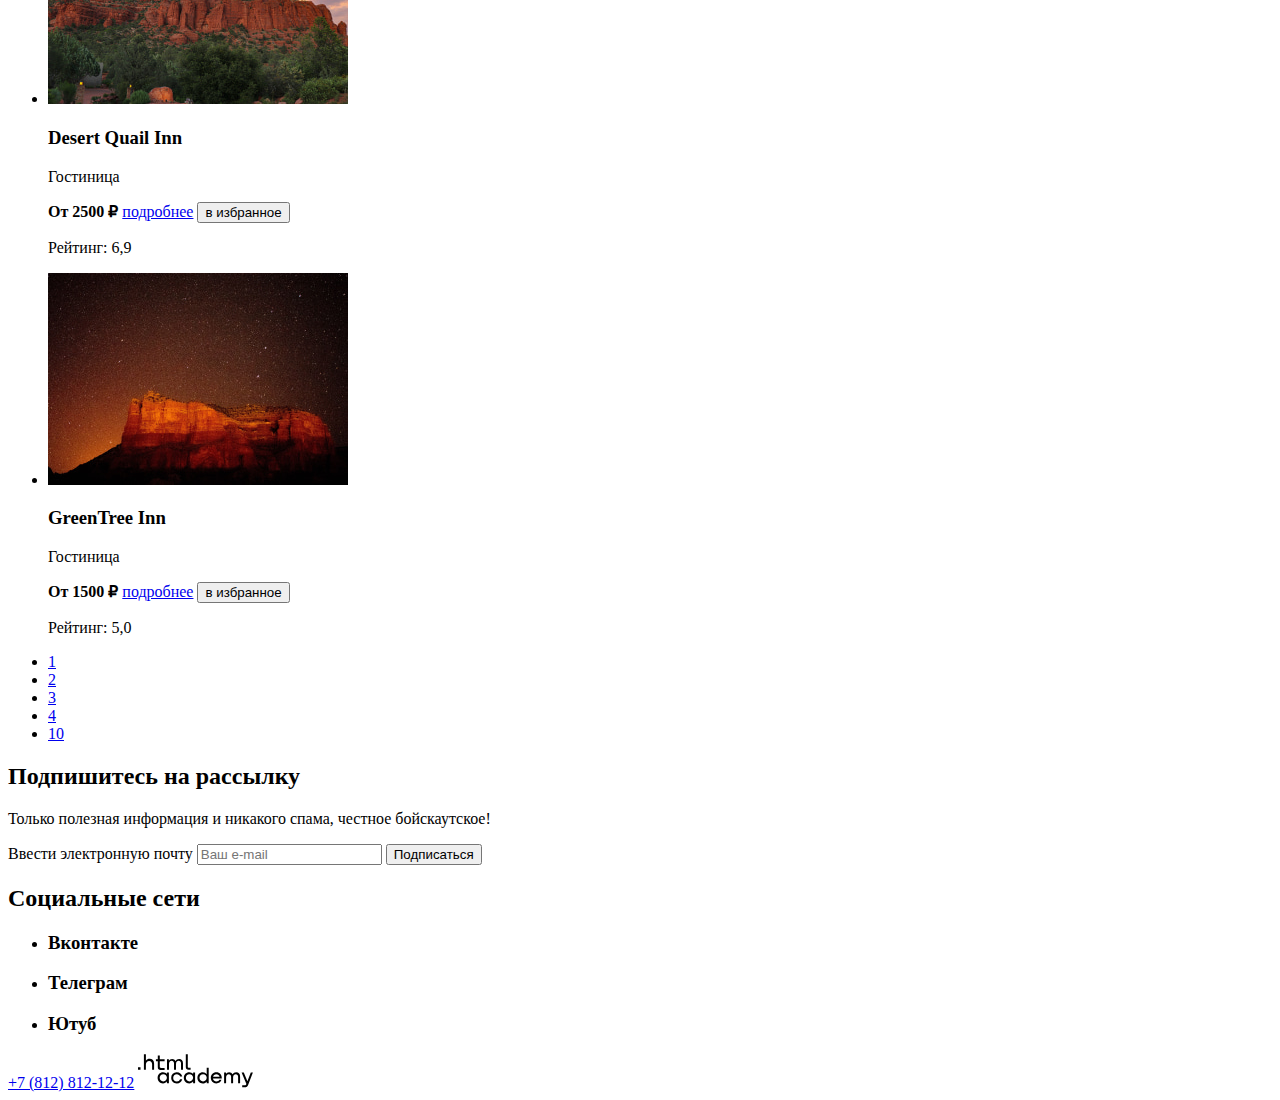
<file: 1/catalog.html>
<!DOCTYPE html>
<html lang="ru">
  <head>
    <meta charset="utf-8">
    <title>Гостиницы Седоны</title>
    <base href="https://htmlacademy-htmlcss.github.io/2178613-sedona-35/1/">
</head>
  <body>
    <!-- header -->
    <header class="page-header">
      <a class="logo" href="#">
        <img src="images/icons/logos/logo.svg" width="140" height="70" alt="">
      </a>
      <!-- navigation -->
      <nav class="navigation">
        <ul class="navigation-list">
          <li class="navigation-item">
            <a class="navigation-link" href="index.html">Главная</a>
          </li>
          <li class="navigation-item">
            <a class="navigation-link" href="#">О Седоне</a>
          </li>
          <li class="navigation-item">
            <a class="navigation-link">Гостиницы</a>
          </li>
        </ul>
      </nav>
        <!-- navigation-user -->
        <nav class="navigation-user">
        <ul class="navigation-list navigation-user">
          <li class="navigation-item">
            <a class="navigation-link" href="#">
              <span class="visually-hidden">
                Поиск
              </span>
              <!-- <img src="images/icons/search.svg" width="20" height="20" alt=""> -->
            </a>
          </li>
          <li class="navigation-item">
            <a class="navigation-link" href="#">
              <span class="visually-hidden">
                Избранное
              </span>
              <!-- <img src="images/icons/heart.svg" width="20" height="20" alt=""> -->
            </a>
            <span class="header-favorites">12</span>
          </li>
          <li class="navigation-item">
            <a class="button" href="#">Хочу сюда!</a>
          </li>
        </ul>
      </nav>
    </header>
    <!-- main -->
    <main class="main-catalog">
      <h1 class="catalog-title">Гостиницы Седоны</h1>
      <ol class="breadcrumbs-list">
        <li class="breadcrumbs-item">
          <a href="index.html">
            <span class="visually-hidden">Главная</span>
            <!-- <img src="images/icons/breadcrumbs-home.svg" width="13" height="15" alt=""> -->
          </a>
        </li>
        <li class="breadcrumbs-item">
          <!-- <img src="images/icons/breadcrumbs-arrow.svg" width="8" height="21" alt=""> -->
          <a>
            Гостиницы
          </a>
        </li>
      </ol>
      <!-- catalog-filter -->
      <form class="catalog-filter" action="https://echo.htmlacademy.ru" method="get">
        <h2 class="visually-hidden">Форма выбора гостиниц</h2>
        <!-- catalog-filter-infrastructure -->
        <fieldset class="catalog-filter-group">
          <legend class="catalog-filter-title">Инфраструктура:</legend>
        <label class="control" for="swimming-pool">
          Бассейн
        </label>
        <input class="control-input" type="checkbox" name="swimming-pool" id="swimming-pool" checked>
        <label class="control" for="parking">
          Парковка
        </label>
        <input class="control-input" type="checkbox" name="parking" id="parking" checked>
        <label class="control" for="wi-fi">
          Wi-Fi
        </label>
        <input class="control-input" type="checkbox" name="wi-fi" id="wi-fi">
      </fieldset>
        <!-- catalog-filter-type-of-housing -->
        <fieldset class="catalog-filter-group">
        <legend class="catalog-filter-title">Тип жилья:</legend>
        <label class="control">Гостиница
          <input class="control-input" type="radio" name="type-of-housing" value="hotel" checked>
        </label>
        <label class="control">Мотель
          <input class="control-input" type="radio" name="type-of-housing" value="motel">
        </label>
        <label class="control">Апартаменты
          <input class="control-input" type="radio" name="type-of-housing" value="apartment">
        </label>
      </fieldset>
        <!-- catalog-filter-price -->
        <fieldset class="catalog-filter-price">
          <legend class="catalog-filter-price-title">Стоимость, ₽:</legend>
          <input type="range" name="" id="">
          <input type="range" name="" id="">
        </fieldset>
        <button class="button-form" type="submit">Применить</button>
        <button class="button-form" type="reset">Сбросить</button>
      </form>
      <!-- catalog-product -->
      <section class="catalog-product">
        <h2 class="visually-hidden">Результаты поиска.</h2>
        <p class="catalog-product-found">Найдено гостиниц:<span class="catalog-product-found-amount"> 38</span></p>
        <select class="select-sorting" name="select-sorting" aria-label="Сортировка">
          <option class="option-sorting" value="cheap">Сначала дешевые</option>
          <option class="option-sorting" value="popular">Сначала поаулярные</option>
          <option class="option-sorting" value="expencive">Сначала дорогие</option>
        </select>
        <a class="button">
          <span class="visually-hidden">Показать карточки</span>
          <!-- <img src="images/icons/view-tile.svg" width="48" height="48" alt=""> -->
        </a>
        <a class="button" href="#">
          <span class="visually-hidden">Показать слайдер</span>
          <!-- <img src="images/icons/view-slideshow.svg" width="48" height="48" alt=""> -->
        </a>
        <a class="button" href="#">
          <span class="visually-hidden">Показать список</span>
          <!-- <img src="images/icons/view-list.svg" width="48" height="48" alt=""> -->
        </a>
        <!-- product-cards -->
        <ul class="product-list">
        <li class="product-card">
          <img src="images/pictures/hotels/hotel-Amara Resort & Spa.jpg" width="300" height="212" alt="Вид из пещеры на ночное звездное небо.">
          <h3 class="product-card-title">Amara Resort & Spa</h3>
          <p class="product-card-descriptioin">Гостиница</p>
          <b class="product-price">От 4000 ₽</b>
          <a class="product-card-link" href="#">подробнее</a>
          <button class="product-card-button button">в избранное</button>
          <p class="product-card-rate">
          <!-- <img src="images/icons/star-rate.svg" width="18" height="17" alt="">
          <img src="images/icons/star-rate.svg" width="18" height="17" alt="">
          <img src="images/icons/star-rate.svg" width="18" height="17" alt="">
          <img src="images/icons/star-rate.svg" width="18" height="17" alt=""> -->
          Рейтинг: 8,5
        </p>
        </li>
        <li class="product-card">
          <img src="images/pictures/hotels/hotel-Villas at Poco Diablo.jpg" width="300" height="212" alt="Радуга в лучах солнца над скалами на фоне долины.">
          <h3 class="product-card-title">Villas at Poco Diablo</h3>
          <p class="product-card-descriptioin">Гостиница</p>
          <b class="product-price">От 5000 ₽</b>
          <a class="product-card-link" href="#">подробнее</a>
          <button class="product-card-button favorite-button">в избранном</button>
          <p class="product-card-rate">
          <!-- <img src="images/icons/star-rate.svg" width="18" height="17" alt="">
          <img src="images/icons/star-rate.svg" width="18" height="17" alt="">
          <img src="images/icons/star-rate.svg" width="18" height="17" alt="">
          <img src="images/icons/star-rate.svg" width="18" height="17" alt=""> -->
          Рейтинг: 9,2
        </p>
        </li>
        <li class="product-card">
          <img src="images/pictures/hotels/hotel-Desert Quail Inn.jpg" width="300" height="212" alt="Оранжевые скалы на фоне голубого неба и в окружении бурной растительности у подножия.">
          <h3 class="product-card-title">Desert Quail Inn</h3>
          <p class="product-card-descriptioin">Гостиница</p>
          <b class="product-price">От 2500 ₽</b>
          <a class="product-card-link" href="#">подробнее</a>
          <button class="product-card-button button">в избранное</button>
          <p class="product-card-rate">
          <!-- <img src="images/icons/star-rate.svg" width="18" height="17" alt="">
          <img src="images/icons/star-rate.svg" width="18" height="17" alt="">
          <img src="images/icons/star-rate.svg" width="18" height="17" alt=""> -->
          Рейтинг: 6,9
        </p>
        </li>
        <li class="product-card">
          <img src="images/pictures/hotels/hotel-GreenTree Inn.jpg" width="300" height="212" alt="Звездное небо над большим скальным массивом.">
          <h3 class="product-card-title">GreenTree Inn</h3>
          <p class="product-card-descriptioin">Гостиница</p>
          <b class="product-price">От 1500 ₽</b>
          <a class="product-card-link" href="#">подробнее</a>
          <button class="product-card-button button">в избранное</button>
          <p class="product-card-rate">
          <!-- <img src="images/icons/star-rate.svg" width="18" height="17" alt="">
          <img src="images/icons/star-rate.svg" width="18" height="17" alt=""> -->
          Рейтинг: 5,0
        </p>
        </li>
      </ul>
        <ul class="pagination">
          <li class="pagination-item">
            <a class="pagination-link pagination-current" href="#">1</a>
          </li>
          <li class="pagination-item">
            <a class="pagination-link" href="#">2</a>
          </li>
          <li class="pagination-item">
            <a class="pagination-link" href="#">3</a>
          </li>
          <li class="pagination-item">
            <a class="pagination-link" href="#">4</a>
          </li>
          <li class="pagination-item">
            <a class="pagination-link" href="#">10</a>
          </li>
        </ul>
      </section>
      <!-- subscribe -->
      <section class="subscribe">
        <h2 class="subscribe-title">Подпишитесь на рассылку</h2>
        <p class="subscribe-description">Только полезная информация и никакого спама, честное бойскаутское!</p>
        <form class="subscribe-form" action="https://echo.htmlacademy.ru" method="post">
          <label class="visually-hidden" for="subscribe-email">Ввести электронную почту</label>
          <input class="subscribe-input" type="email" name="subscribe-email" id="subscribe-email" placeholder="Ваш e-mail" required>
          <input type="submit" value="Подписаться">
        </form>
      </section>
    </main>
    <!-- footer -->
    <footer>
      <section class="social">
        <h2 class="visually-hidden">Социальные сети</h2>
        <ul class="social-list">
          <li class="social-item">
            <h3 class="visually-hidden">Вконтакте</h3>
            <a href="https://vk.com/htmlacademy">
              <!-- <img src="images/icons/social/social-vk.svg" width="25" height="15" alt=""> -->
            </a>
          </li>
          <li class="social-item">
            <h3 class="visually-hidden">Телеграм</h3>
            <a href="https://t.me/htmlacademy">
              <!-- <img src="images/icons/social/social-telegram.svg" width="18" height="17" alt=""> -->
            </a>
          </li>
          <li class="social-item">
            <h3 class="visually-hidden">Ютуб</h3>
            <a href="https://www.youtube.com/user/htmlacademyru">
              <!-- <img src="images/icons/social/social-youtube.svg" width="23" height="18" alt=""> -->
            </a>
          </li>
        </ul>
      </section>
      <a class="tel-link" href="tel:+78121212">+7 (812) 812-12-12</a>
      <a href="https://htmlacademy.ru/">
        <img src="images/icons/logos/logo-htmlacademy.svg" width="115" height="34" alt="">
      </a>
    </footer>
  </body>
</html>
</file>
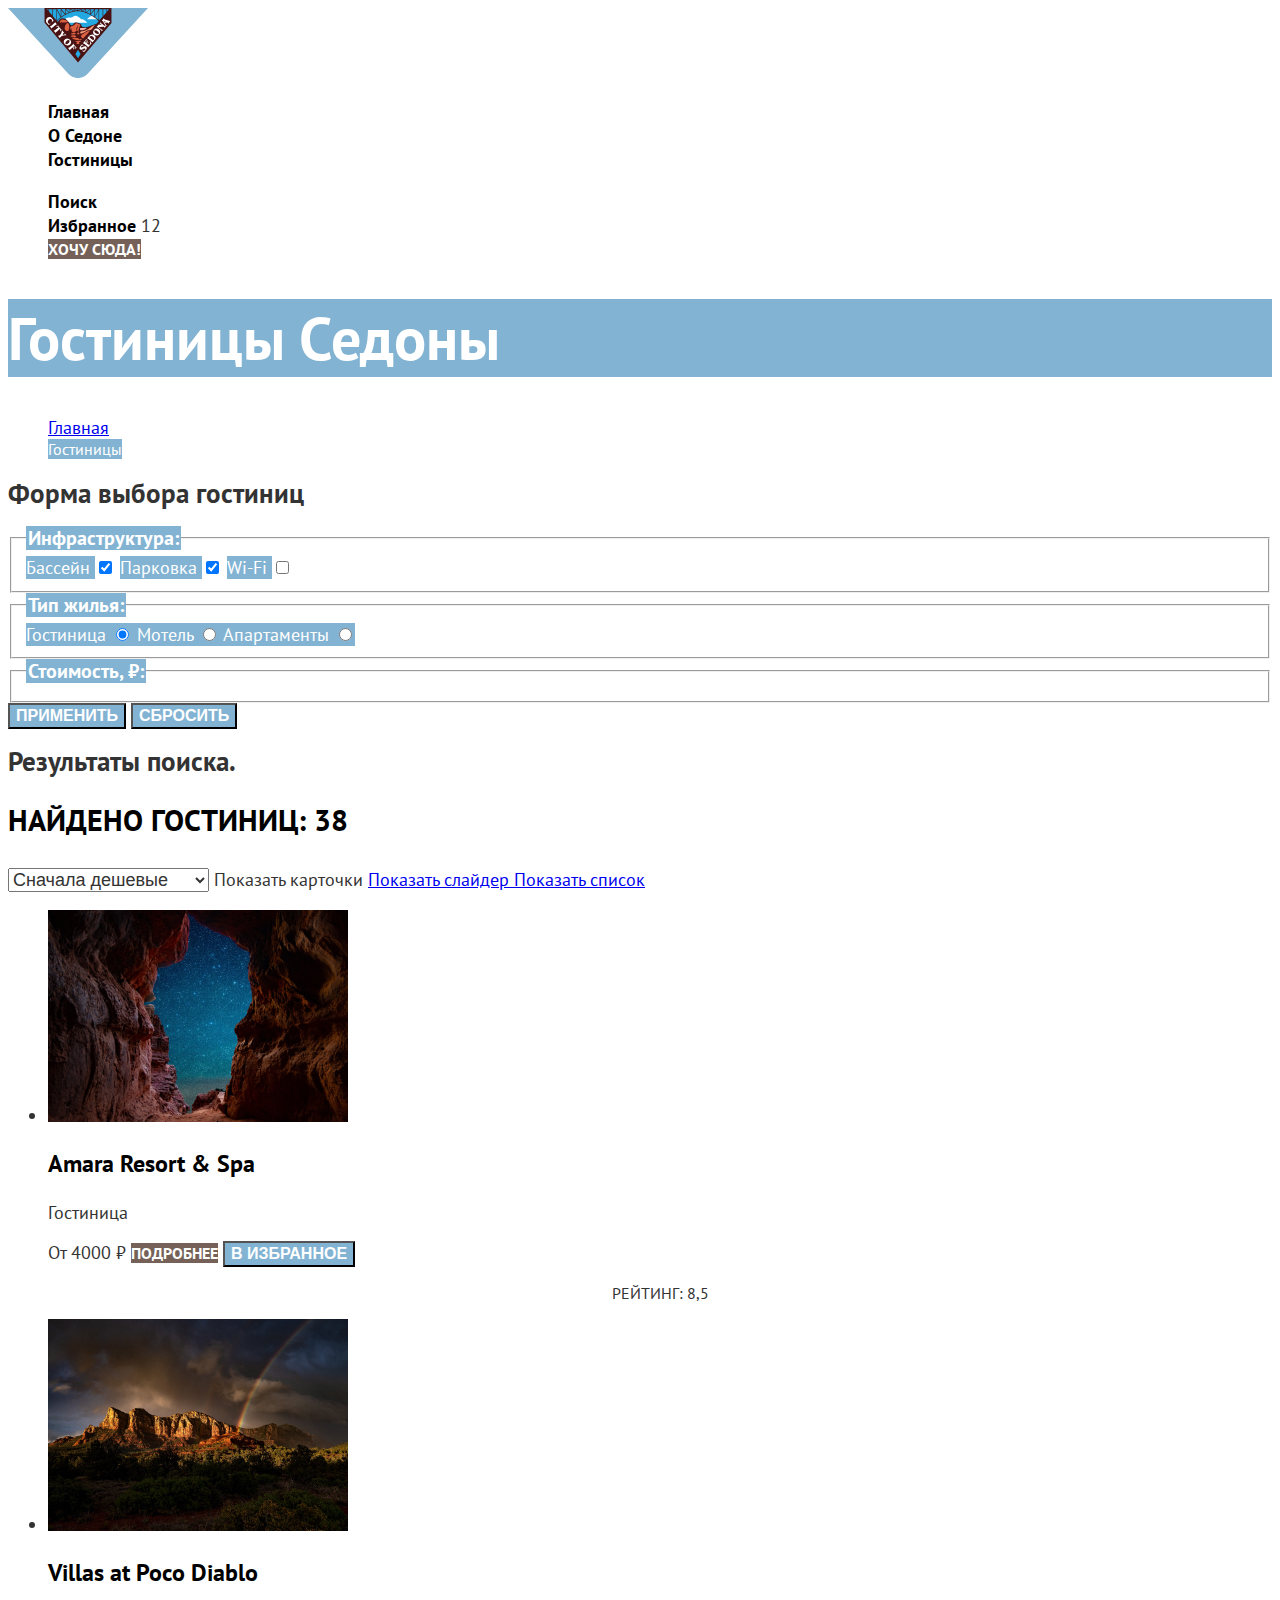
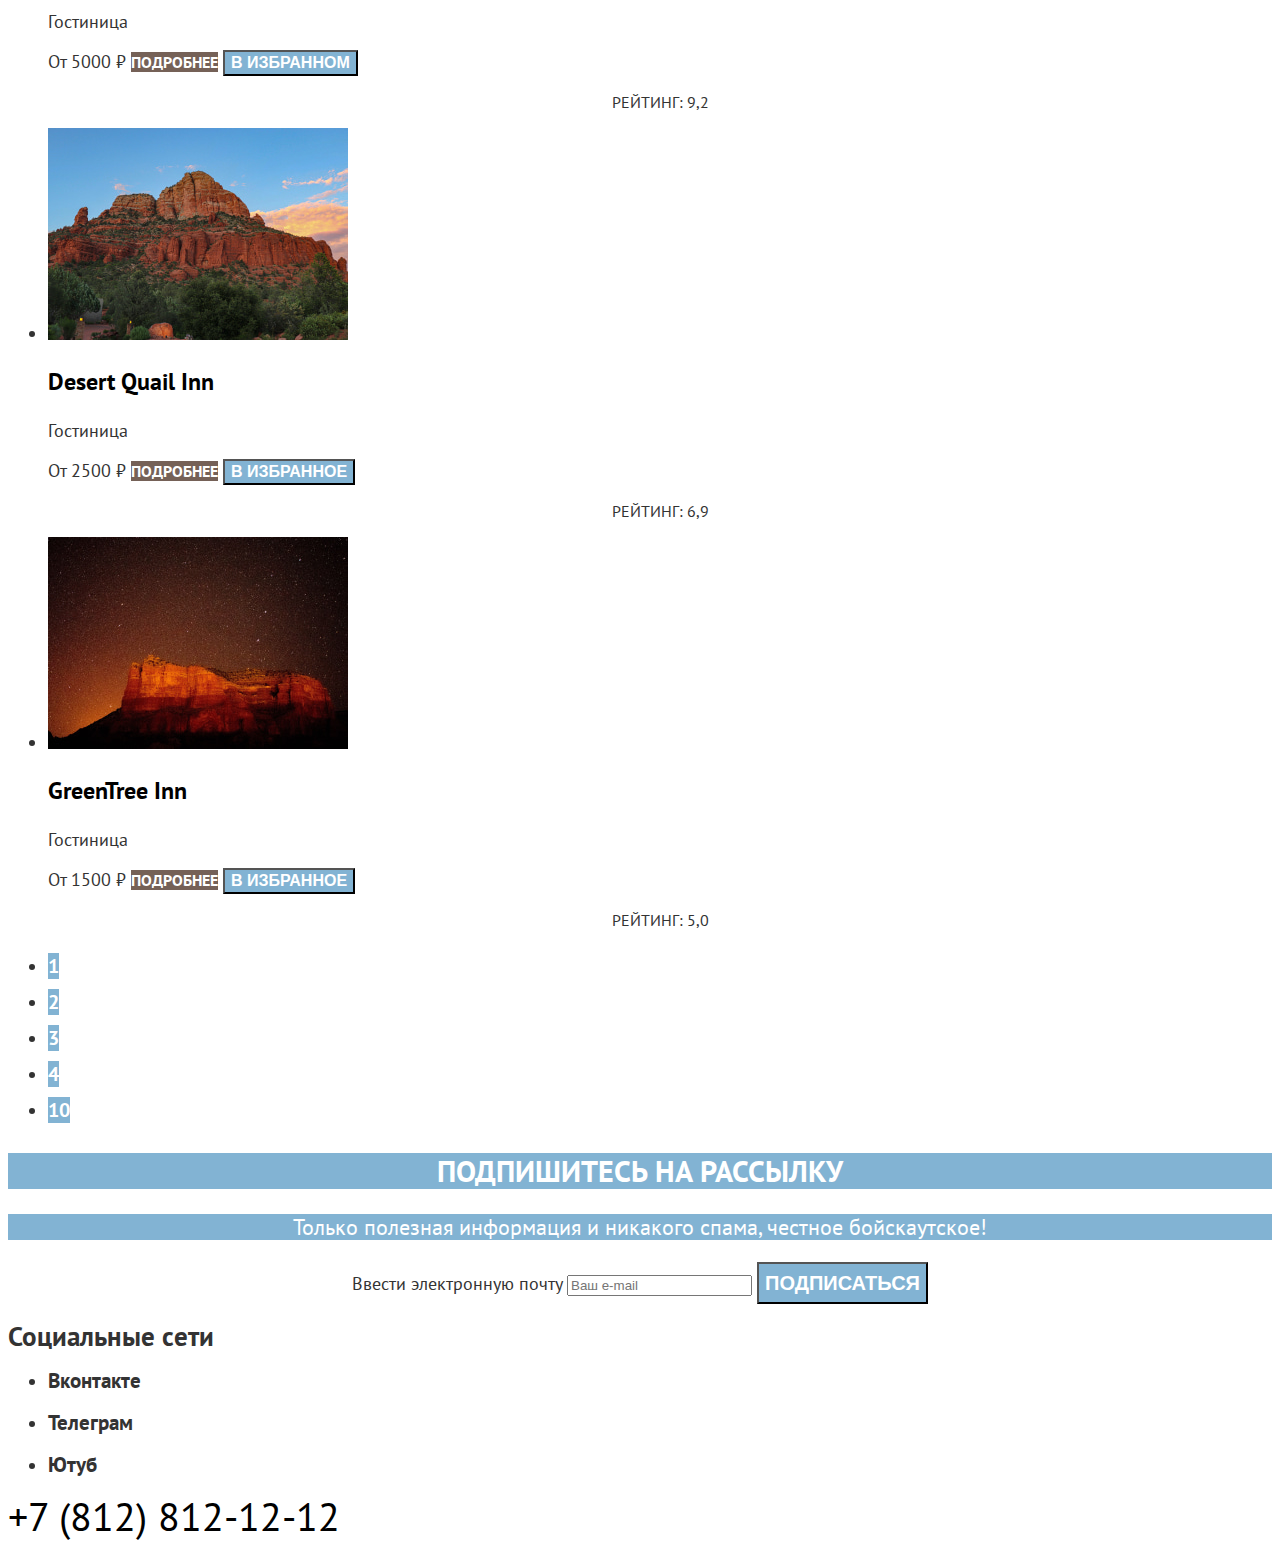
<file: 2/catalog.html>
<!DOCTYPE html>
<html lang="ru">
  <head>
    <meta charset="utf-8">
    <title>Гостиницы Седоны</title>
    <link rel="stylesheet" href="styles/styles.css">
    <base href="https://htmlacademy-htmlcss.github.io/2178613-sedona-35/2/">
</head>
  <body>
    <!-- header -->
    <header class="page-header">
      <a class="logo" href="#">
        <img src="images/icons/logos/logo.svg" width="140" height="70" alt="">
      </a>
      <!-- navigation -->
      <nav class="navigation">
        <ul class="navigation-list">
          <li class="navigation-item">
            <a class="navigation-link" href="index.html">Главная</a>
          </li>
          <li class="navigation-item">
            <a class="navigation-link" href="#">О Седоне</a>
          </li>
          <li class="navigation-item">
            <a class="navigation-link">Гостиницы</a>
          </li>
        </ul>
      </nav>
        <!-- navigation-user -->
        <nav class="navigation-user">
        <ul class="navigation-list navigation-user">
          <li class="navigation-item">
            <a class="navigation-link" href="#">
              <span class="visually-hidden">
                Поиск
              </span>
            </a>
          </li>
          <li class="navigation-item">
            <a class="navigation-link" href="#">
              <span class="visually-hidden">
                Избранное
              </span>
            </a>
            <span class="header-favorites">12</span>
          </li>
          <li class="navigation-item">
            <a class="navigation-user-button" href="catalog.html">Хочу сюда!</a>
          </li>
        </ul>
      </nav>
    </header>
    <!-- main -->
    <main class="main-catalog">
      <h1 class="catalog-title">Гостиницы Седоны</h1>
      <ol class="breadcrumbs-list">
        <li class="breadcrumbs-item">
          <a href="index.html">
            <span class="visually-hidden">Главная</span>
          </a>
        </li>
        <li class="breadcrumbs-item">
          <a class="breadcrumbs-link">
            Гостиницы
          </a>
        </li>
      </ol>
      <!-- catalog-filter -->
      <form class="catalog-filter" action="https://echo.htmlacademy.ru" method="get">
        <h2 class="visually-hidden">Форма выбора гостиниц</h2>
        <!-- catalog-filter-infrastructure -->
        <fieldset class="catalog-filter-group">
          <legend class="catalog-filter-title">Инфраструктура:</legend>
        <label class="control" for="swimming-pool">
          Бассейн
        </label>
        <input class="control-input" type="checkbox" name="swimming-pool" id="swimming-pool" checked>
        <label class="control" for="parking">
          Парковка
        </label>
        <input class="control-input" type="checkbox" name="parking" id="parking" checked>
        <label class="control" for="wi-fi">
          Wi-Fi
        </label>
        <input class="control-input" type="checkbox" name="wi-fi" id="wi-fi">
      </fieldset>
        <!-- catalog-filter-type-of-housing -->
        <fieldset class="catalog-filter-group">
        <legend class="catalog-filter-title">Тип жилья:</legend>
        <label class="control">Гостиница
          <input class="control-input" type="radio" name="type-of-housing" value="hotel" checked>
        </label>
        <label class="control">Мотель
          <input class="control-input" type="radio" name="type-of-housing" value="motel">
        </label>
        <label class="control">Апартаменты
          <input class="control-input" type="radio" name="type-of-housing" value="apartment">
        </label>
      </fieldset>
        <!-- catalog-filter-price -->
        <fieldset class="catalog-filter-price">
          <legend class="catalog-filter-title">Стоимость, ₽:</legend>
        </fieldset>
        <button class="form-button-submit" type="submit">Применить</button>
        <button class="form-button-reset" type="reset">Сбросить</button>
      </form>
      <!-- catalog-product -->
      <section class="catalog-product">
        <h2 class="visually-hidden">Результаты поиска.</h2>
        <p class="catalog-product-found">Найдено гостиниц:<span class="catalog-product-found-amount"> 38</span></p>
        <select class="select-sorting" name="select-sorting" aria-label="Сортировка">
          <option class="option-sorting" value="cheap">Сначала дешевые</option>
          <option class="option-sorting" value="popular">Сначала поаулярные</option>
          <option class="option-sorting" value="expencive">Сначала дорогие</option>
        </select>
        <a class="button">
          <span class="visually-hidden">Показать карточки</span>
        </a>
        <a class="button" href="#">
          <span class="visually-hidden">Показать слайдер</span>
        </a>
        <a class="button" href="#">
          <span class="visually-hidden">Показать список</span>
        </a>
        <!-- product-cards -->
        <ul class="product-list">
        <li class="product-card">
          <img src="images/pictures/hotels/hotel-amara_resort_spa.jpg" width="300" height="212" alt="Вид из пещеры на ночное звездное небо.">
          <h3 class="product-card-title">Amara Resort & Spa</h3>
          <p class="product-card-descriptioin">Гостиница</p>
          <b class="product-card-price">От 4000 ₽</b>
          <a class="product-card-link" href="#">подробнее</a>
          <button class="product-card-button button">в избранное</button>
          <p class="product-card-rate">Рейтинг: 8,5</p>
        </li>
        <li class="product-card">
          <img src="images/pictures/hotels/hotel-villas_at_poco_diablo.jpg" width="300" height="212" alt="Радуга в лучах солнца над скалами на фоне долины.">
          <h3 class="product-card-title">Villas at Poco Diablo</h3>
          <p class="product-card-descriptioin">Гостиница</p>
          <b class="product-card-price">От 5000 ₽</b>
          <a class="product-card-link" href="#">подробнее</a>
          <button class="product-card-button product-card-favorite-button">в избранном</button>
          <p class="product-card-rate">Рейтинг: 9,2</p>
        </li>
        <li class="product-card">
          <img src="images/pictures/hotels/hotel-desert_quail_inn.jpg" width="300" height="212" alt="Оранжевые скалы на фоне голубого неба и в окружении бурной растительности у подножия.">
          <h3 class="product-card-title">Desert Quail Inn</h3>
          <p class="product-card-descriptioin">Гостиница</p>
          <b class="product-card-price">От 2500 ₽</b>
          <a class="product-card-link" href="#">подробнее</a>
          <button class="product-card-button button">в избранное</button>
          <p class="product-card-rate">Рейтинг: 6,9</p>
        </li>
        <li class="product-card">
          <img src="images/pictures/hotels/hotel-green_tree_inn.jpg" width="300" height="212" alt="Звездное небо над большим скальным массивом.">
          <h3 class="product-card-title">GreenTree Inn</h3>
          <p class="product-card-descriptioin">Гостиница</p>
          <b class="product-card-price">От 1500 ₽</b>
          <a class="product-card-link" href="#">подробнее</a>
          <button class="product-card-button button">в избранное</button>
          <p class="product-card-rate">Рейтинг: 5,0</p>
        </li>
      </ul>
      <!-- pagination -->
        <ul class="pagination">
          <li class="pagination-item">
            <a class="pagination-link pagination-current" href="#">1</a>
          </li>
          <li class="pagination-item">
            <a class="pagination-link" href="#">2</a>
          </li>
          <li class="pagination-item">
            <a class="pagination-link" href="#">3</a>
          </li>
          <li class="pagination-item">
            <a class="pagination-link" href="#">4</a>
          </li>
          <li class="pagination-item">
            <a class="pagination-link" href="#">10</a>
          </li>
        </ul>
      </section>
      <!-- subscribe -->
      <section class="subscribe">
        <h2 class="subscribe-title">Подпишитесь на рассылку</h2>
        <p class="subscribe-description">Только полезная информация и никакого спама, честное бойскаутское!</p>
        <form class="subscribe-form" action="https://echo.htmlacademy.ru" method="post">
          <label class="visually-hidden" for="subscribe-email">Ввести электронную почту</label>
          <input class="subscribe-input" type="email" name="subscribe-email" id="subscribe-email" placeholder="Ваш e-mail" required>
          <button class="subscribe-button" type="submit">Подписаться</button>
        </form>
      </section>
    </main>
    <!-- footer -->
    <footer>
      <section class="social">
        <h2 class="visually-hidden">Социальные сети</h2>
        <ul class="social-list">
          <li class="social-item">
            <h3 class="visually-hidden">Вконтакте</h3>
            <a href="https://vk.com/htmlacademy">
            </a>
          </li>
          <li class="social-item">
            <h3 class="visually-hidden">Телеграм</h3>
            <a href="https://t.me/htmlacademy">
            </a>
          </li>
          <li class="social-item">
            <h3 class="visually-hidden">Ютуб</h3>
            <a href="https://www.youtube.com/user/htmlacademyru">
            </a>
          </li>
        </ul>
      </section>
      <a class="tel-link" href="tel:+78121212">+7 (812) 812-12-12</a>
      <a href="https://htmlacademy.ru/">
      </a>
    </footer>
  </body>
</html>
</file>
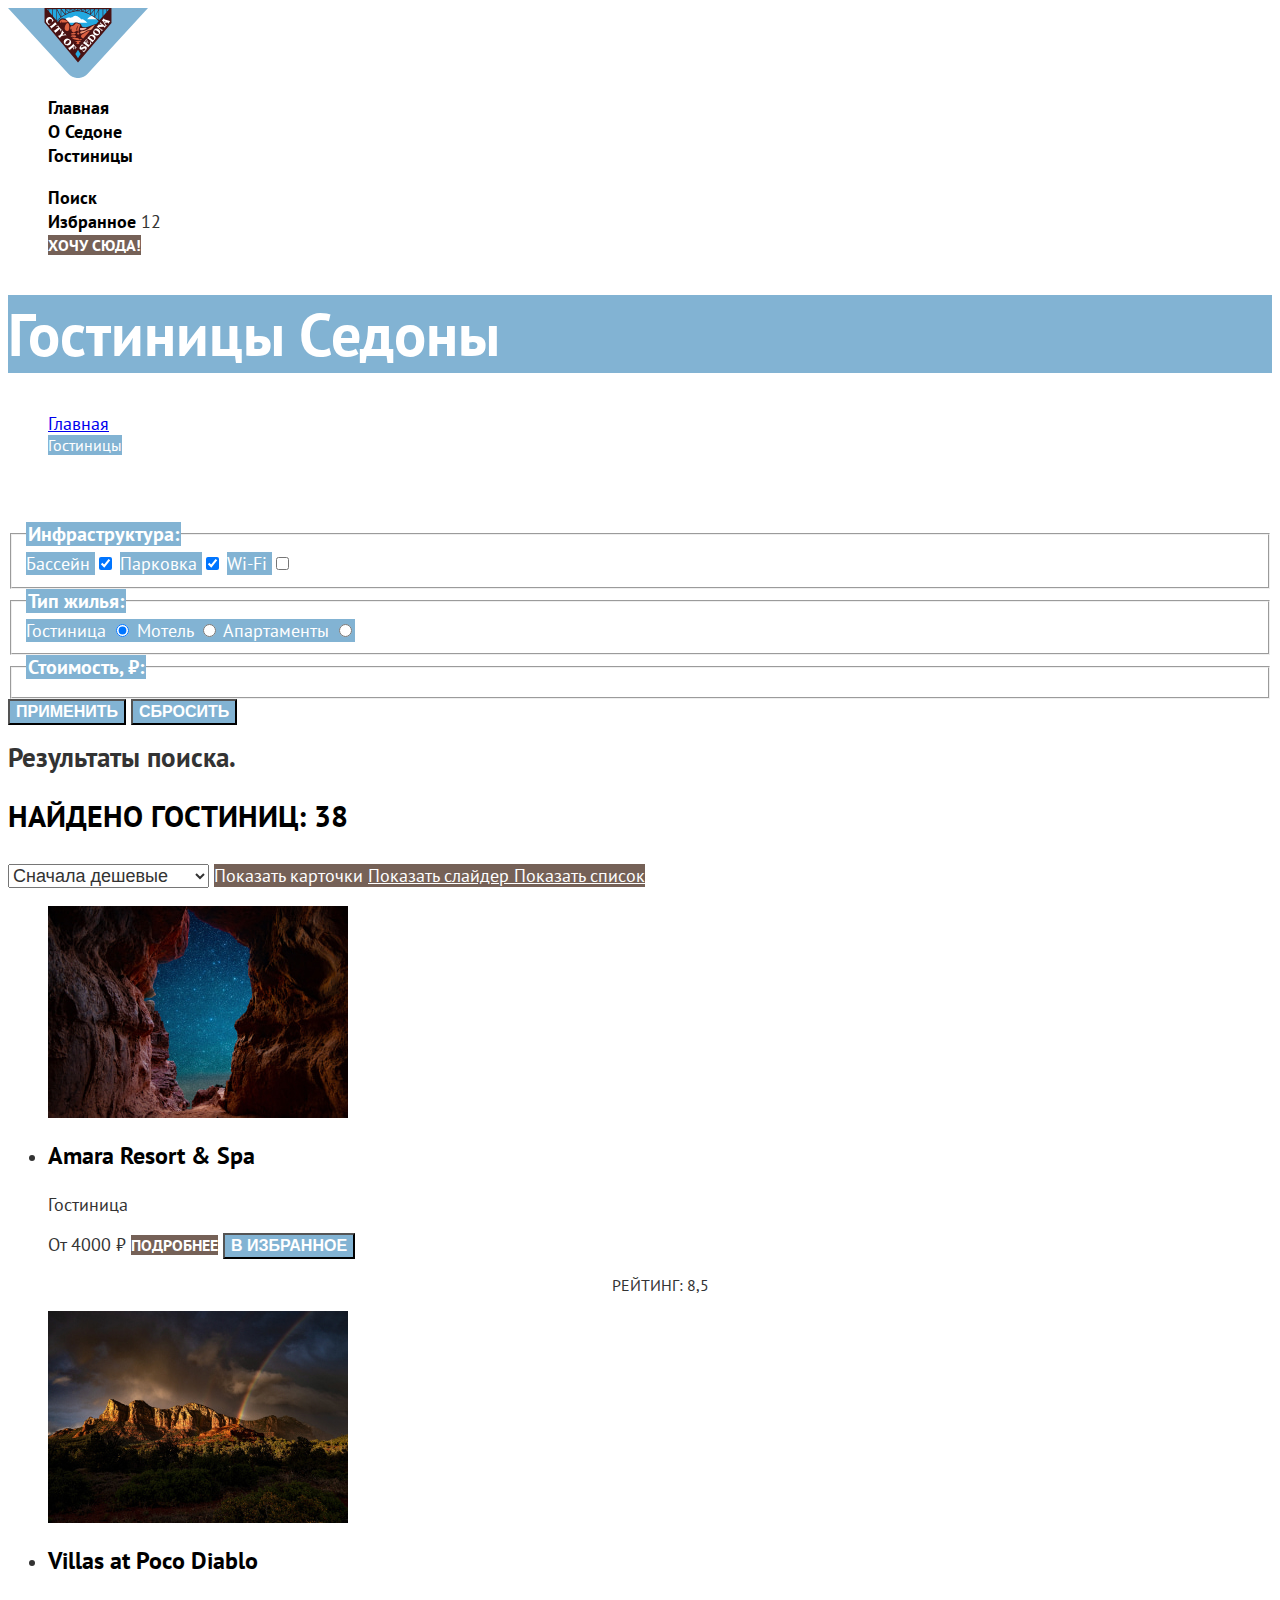
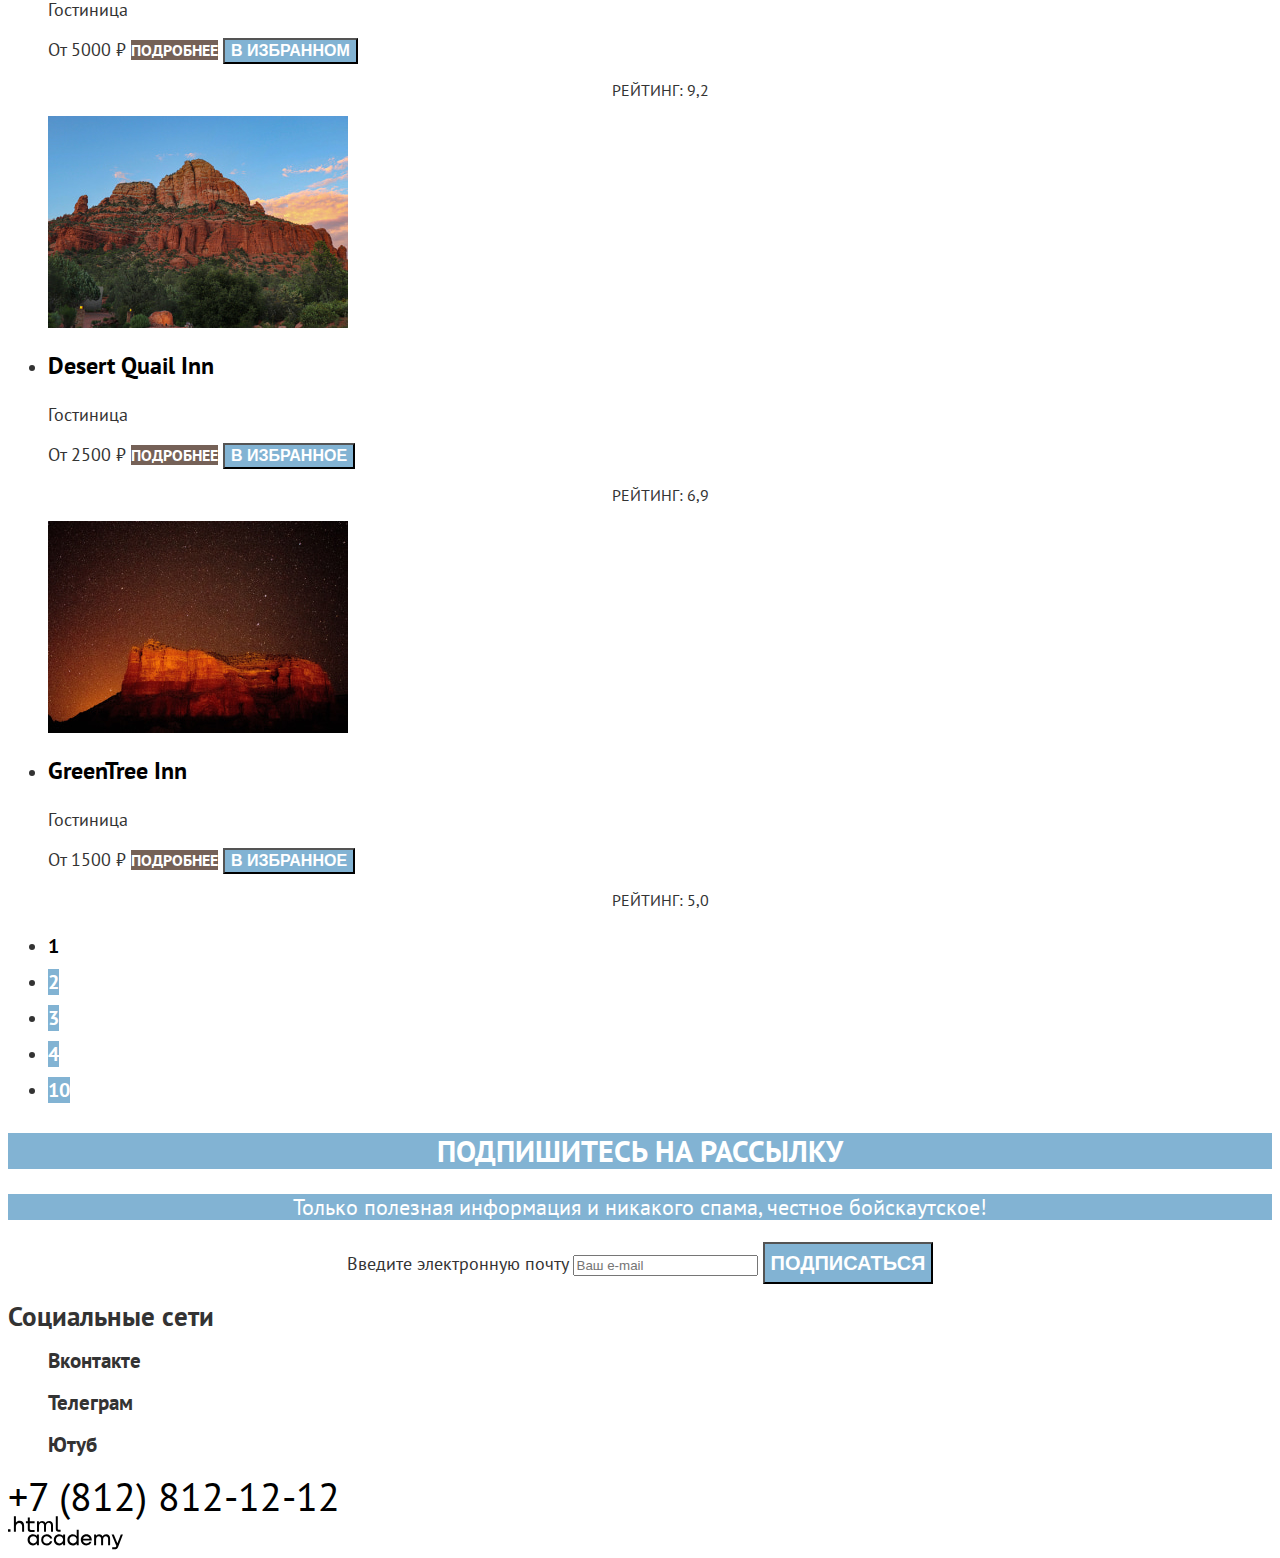
<file: 3/catalog.html>
<!DOCTYPE html>
<html lang="ru">
  <head>
    <meta charset="utf-8">
    <title>Гостиницы Седоны</title>
    <link rel="stylesheet" href="styles/styles.css">
    <base href="https://htmlacademy-htmlcss.github.io/2178613-sedona-35/3/">
</head>
  <body>
    <!-- header -->
    <header class="page-header">
      <a class="logo" href="#">
        <img class="logo-image" src="images/icons/logos/logo.svg" width="140" height="70" alt="логотип Седоны">
      </a>
      <!-- navigation -->
      <nav class="navigation">
        <ul class="navigation-list">
          <li class="navigation-item">
            <a class="navigation-link" href="index.html">Главная</a>
          </li>
          <li class="navigation-item">
            <a class="navigation-link" href="#">О Седоне</a>
          </li>
          <li class="navigation-item">
            <a class="navigation-link">Гостиницы</a>
          </li>
        </ul>
      </nav>
        <!-- navigation-user -->
        <nav class="navigation-user">
        <ul class="navigation-list navigation-user">
          <li class="navigation-item">
            <a class="navigation-link" href="#">
              <span class="visually-hidden">
                Поиск
              </span>
            </a>
          </li>
          <li class="navigation-item">
            <a class="navigation-link" href="#">
              <span class="visually-hidden">
                Избранное
              </span>
            </a>
            <span class="header-favorites">12</span>
          </li>
          <li class="navigation-item">
            <a class="button navigation-user-button" href="catalog.html">Хочу сюда!</a>
          </li>
        </ul>
      </nav>
    </header>
    <!-- main -->
    <main class="main-catalog">
      <h1 class="catalog-title">Гостиницы Седоны</h1>
      <ol class="breadcrumbs-list">
        <li class="breadcrumbs-item">
          <a href="index.html">
            <span class="visually-hidden">Главная</span>
          </a>
        </li>
        <li class="breadcrumbs-item">
          <a class="breadcrumbs-link">
            Гостиницы
          </a>
        </li>
      </ol>
      <!-- catalog-filter -->
      <form class="catalog-filter" action="https://echo.htmlacademy.ru" method="get">
        <h2 class="visually-hidden">Форма выбора гостиниц</h2>
        <!-- catalog-filter-infrastructure -->
        <fieldset class="catalog-filter-group">
          <legend class="catalog-filter-title">Инфраструктура:</legend>
        <label class="control-label" for="swimming-pool">
          Бассейн
        </label>
        <input class="control-input" type="checkbox" name="swimming-pool" id="swimming-pool" checked>
        <label class="control-label" for="parking">
          Парковка
        </label>
        <input class="control-input" type="checkbox" name="parking" id="parking" checked>
        <label class="control-label" for="wi-fi">
          Wi-Fi
        </label>
        <input class="control-input" type="checkbox" name="wi-fi" id="wi-fi">
      </fieldset>
        <!-- catalog-filter-type-of-housing -->
        <fieldset class="catalog-filter-group">
        <legend class="catalog-filter-title">Тип жилья:</legend>
        <label class="control-label">Гостиница
          <input class="control-input" type="radio" name="type-of-housing" value="hotel" checked>
        </label>
        <label class="control-label">Мотель
          <input class="control-input" type="radio" name="type-of-housing" value="motel">
        </label>
        <label class="control-label">Апартаменты
          <input class="control-input" type="radio" name="type-of-housing" value="apartment">
        </label>
      </fieldset>
        <!-- catalog-filter-price -->
        <fieldset class="catalog-filter-price">
          <legend class="catalog-filter-title">Стоимость, ₽:</legend>
        </fieldset>
        <button class="form-button-submit" type="submit">Применить</button>
        <button class="form-button-reset" type="reset">Сбросить</button>
      </form>
      <!-- catalog-product -->
      <section class="catalog-product">
        <h2 class="visually-hidden">Результаты поиска.</h2>
        <p class="catalog-product-found">Найдено гостиниц:<span class="catalog-product-found-amount"> 38</span></p>
        <select class="select-sorting" name="select-sorting" aria-label="Сортировка">
          <option class="option-sorting" value="cheap">Сначала дешевые</option>
          <option class="option-sorting" value="popular">Сначала поаулярные</option>
          <option class="option-sorting" value="expencive">Сначала дорогие</option>
        </select>
        <a class="button">
          <span class="visually-hidden">Показать карточки</span>
        </a>
        <a class="button" href="#">
          <span class="visually-hidden">Показать слайдер</span>
        </a>
        <a class="button" href="#">
          <span class="visually-hidden">Показать список</span>
        </a>
        <!-- product-cards -->
        <ul class="product-list">
        <li class="product-card">
          <img class="product-card-image" src="images/pictures/hotels/hotel-amara_resort_spa.jpg" width="300" height="212" alt="Вид из пещеры на ночное звездное небо.">
          <h3 class="product-card-title">Amara Resort & Spa</h3>
          <p class="product-card-descriptioin">Гостиница</p>
          <b class="product-card-price">От 4000 ₽</b>
          <a class="button product-card-link" href="#">подробнее</a>
          <button class="product-card-button button">в избранное</button>
          <p class="product-card-rate">Рейтинг: 8,5</p>
        </li>
        <li class="product-card">
          <img class="product-card-image" src="images/pictures/hotels/hotel-villas_at_poco_diablo.jpg" width="300" height="212" alt="Радуга в лучах солнца над скалами на фоне долины.">
          <h3 class="product-card-title">Villas at Poco Diablo</h3>
          <p class="product-card-descriptioin">Гостиница</p>
          <b class="product-card-price">От 5000 ₽</b>
          <a class="button product-card-link" href="#">подробнее</a>
          <button class="product-card-button product-card-favorite-button">в избранном</button>
          <p class="product-card-rate">Рейтинг: 9,2</p>
        </li>
        <li class="product-card">
          <img class="product-card-image" src="images/pictures/hotels/hotel-desert_quail_inn.jpg" width="300" height="212" alt="Оранжевые скалы на фоне голубого неба и в окружении бурной растительности у подножия.">
          <h3 class="product-card-title">Desert Quail Inn</h3>
          <p class="product-card-descriptioin">Гостиница</p>
          <b class="product-card-price">От 2500 ₽</b>
          <a class="button product-card-link" href="#">подробнее</a>
          <button class="product-card-button button">в избранное</button>
          <p class="product-card-rate">Рейтинг: 6,9</p>
        </li>
        <li class="product-card">
          <img class="product-card-image" src="images/pictures/hotels/hotel-green_tree_inn.jpg" width="300" height="212" alt="Звездное небо над большим скальным массивом.">
          <h3 class="product-card-title">GreenTree Inn</h3>
          <p class="product-card-descriptioin">Гостиница</p>
          <b class="product-card-price">От 1500 ₽</b>
          <a class="button product-card-link" href="#">подробнее</a>
          <button class="product-card-button button">в избранное</button>
          <p class="product-card-rate">Рейтинг: 5,0</p>
        </li>
      </ul>
      <!-- pagination -->
        <ul class="pagination">
          <li class="pagination-item">
            <a class="pagination-link pagination-current" href="#">1</a>
          </li>
          <li class="pagination-item">
            <a class="pagination-link" href="#">2</a>
          </li>
          <li class="pagination-item">
            <a class="pagination-link" href="#">3</a>
          </li>
          <li class="pagination-item">
            <a class="pagination-link" href="#">4</a>
          </li>
          <li class="pagination-item">
            <a class="pagination-link" href="#">10</a>
          </li>
        </ul>
      </section>
      <!-- subscribe -->
      <section class="subscribe">
        <h2 class="subscribe-title">Подпишитесь на рассылку</h2>
        <p class="subscribe-description">Только полезная информация и никакого спама, честное бойскаутское!</p>
        <form class="subscribe-form" action="https://echo.htmlacademy.ru" method="post">
          <label class="visually-hidden" for="subscribe-email">Введите электронную почту</label>
          <input class="subscribe-input" type="email" name="subscribe-email" id="subscribe-email" placeholder="Ваш e-mail" required>
          <button class="subscribe-button" type="submit">Подписаться</button>
        </form>
      </section>
    </main>
    <!-- footer -->
    <footer class="page-footer">
      <section class="social">
        <h2 class="visually-hidden">Социальные сети</h2>
        <ul class="social-list">
          <li class="social-item">
            <h3 class="visually-hidden">Вконтакте</h3>
            <a href="https://vk.com/htmlacademy">
            </a>
          </li>
          <li class="social-item">
            <h3 class="visually-hidden">Телеграм</h3>
            <a href="https://t.me/htmlacademy">
            </a>
          </li>
          <li class="social-item">
            <h3 class="visually-hidden">Ютуб</h3>
            <a href="https://www.youtube.com/user/htmlacademyru">
            </a>
          </li>
        </ul>
      </section>
      <address class="footer-adress">
        <a class="tel-link" href="tel:+78121212">+7 (812) 812-12-12</a>
      </address>
        <a href="https://htmlacademy.ru/">
          <img class="htmlacademy-logo-image" src="images/icons/logos/logo-htmlacademy.svg" width="115" height="34" alt="логотип html академии">
        </a>
    </footer>
  </body>
</html>
</file>
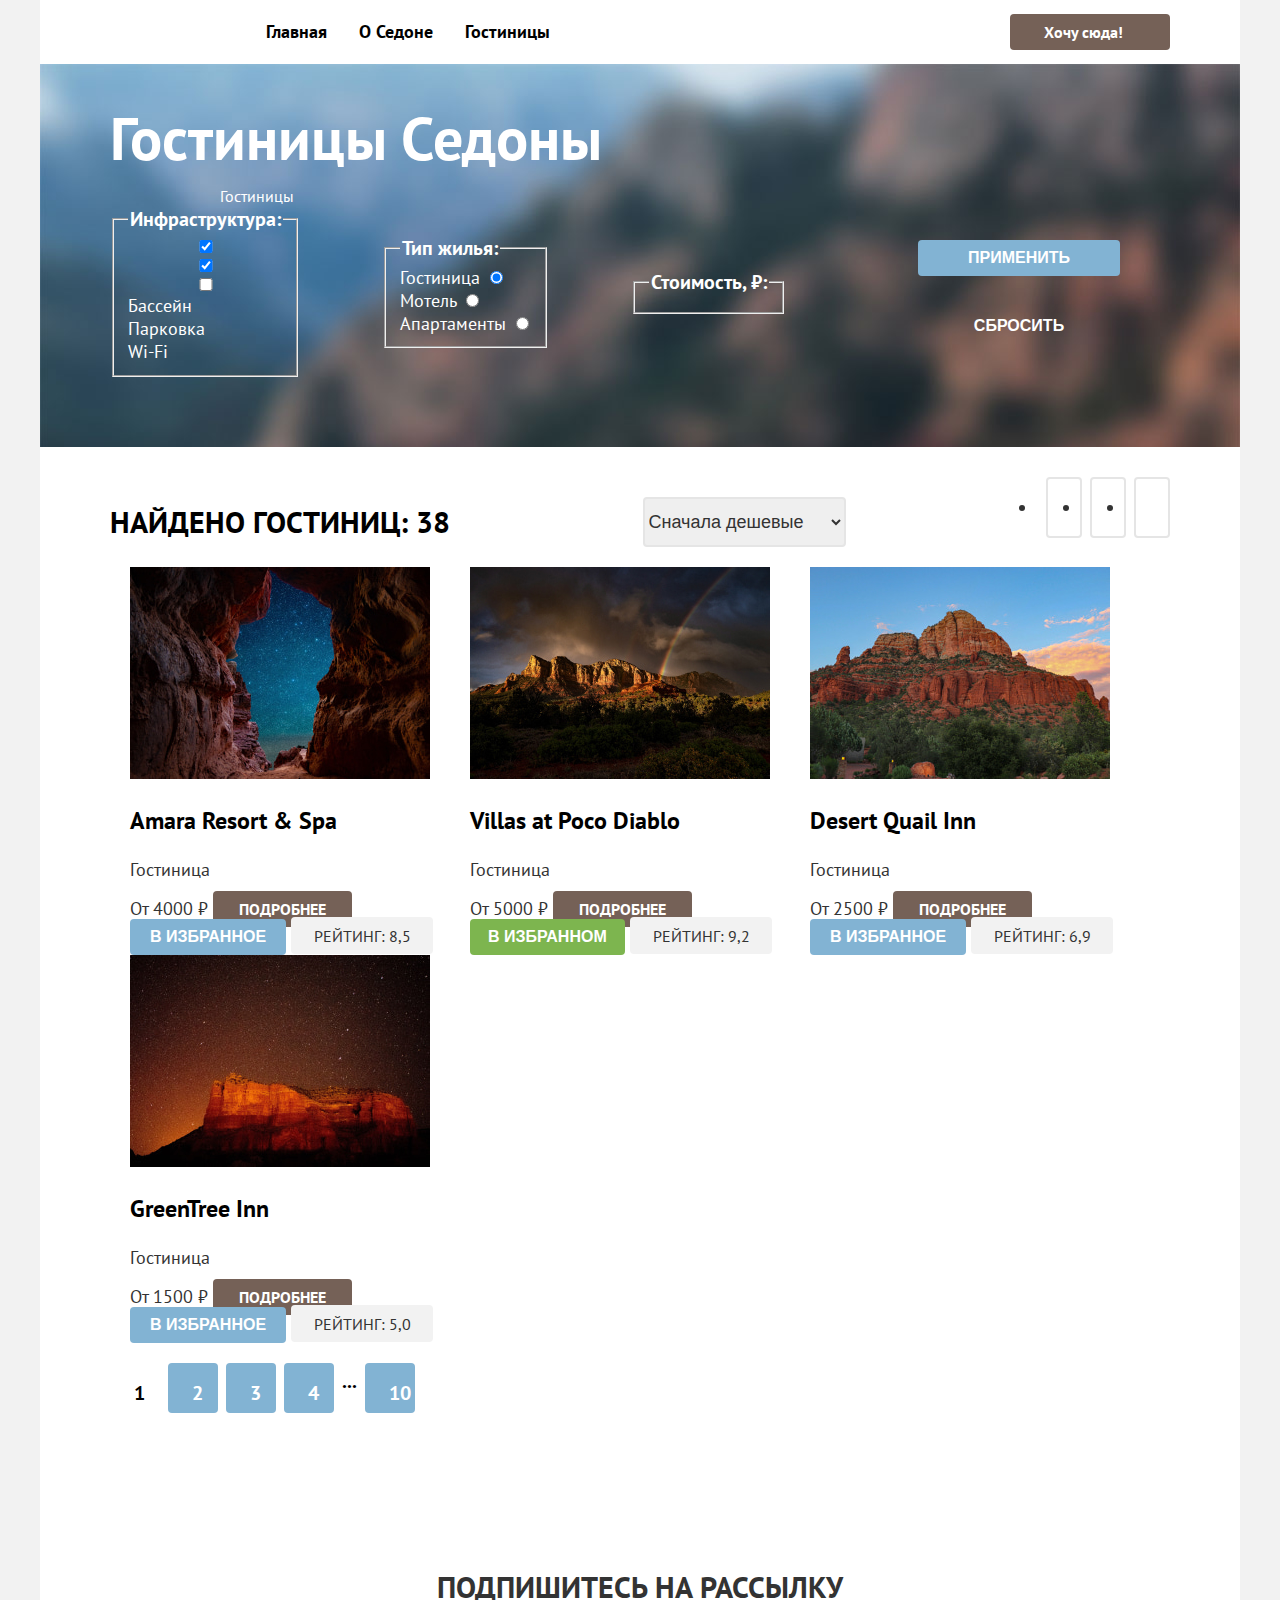
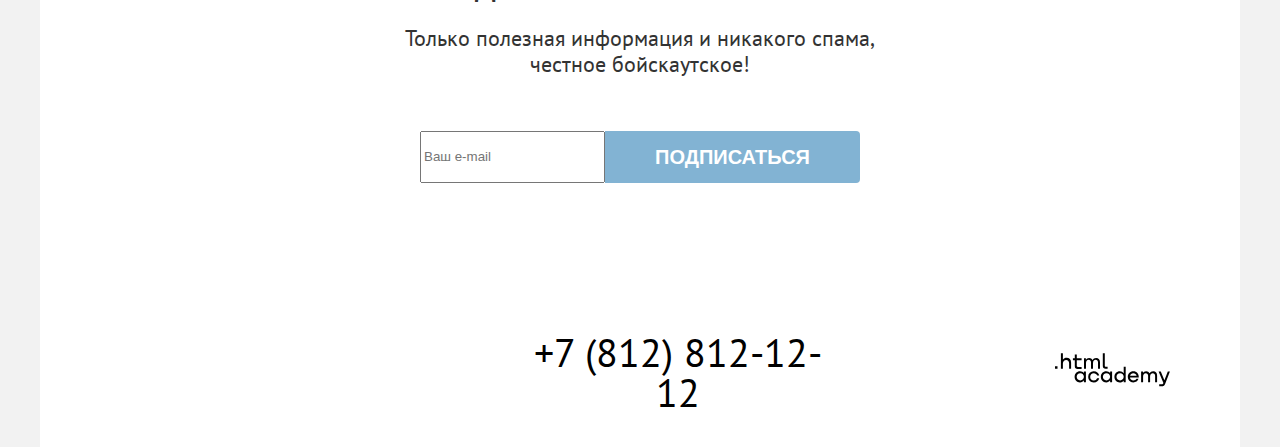
<file: 4/catalog.html>
<!DOCTYPE html>
<html lang="ru">

  <head>
    <link type="image/svg+xml" href="images/icons/favicone/favicon.svg" rel="shortcut icon">
    <link type="image/svg+xml" href="images/icons/favicone/favicon.svg" rel="icon">
    <meta charset="utf-8">
    <title>Гостиницы Седоны</title>
    <link rel="stylesheet" href="styles/styles.css">
    <base href="https://htmlacademy-htmlcss.github.io/2178613-sedona-35/4/">
</head>

  <body>
    <!-- header -->
    <header class="page-header">
      <!-- navigation -->
      <nav class="navigation">
        <ul class="navigation-list">
          <li class="navigation-item">
            <a class="navigation-link" title="Вы находитесь на главной странице">Главная</a>
          </li>
          <li class="navigation-item">
            <a class="navigation-link" href="#">О Седоне</a>
          </li>
          <li class="navigation-item">
            <a class="navigation-link" href="catalog.html">Гостиницы</a>
          </li>
        </ul>
        <!-- navigation-user -->
        <ul class="navigation-list navigation-user">
          <li class="navigation-item">
            <a class="navigation-link" href="#">
              <span class="visually-hidden">
                Поиск
              </span>
            </a>
          </li>
          <li class="navigation-item">
            <a class="navigation-link" href="#">
              <span class="visually-hidden">
                Избранное
              </span>
            </a>
          </li>
          <li class="navigation-item">
            <a class="button navigation-user-button" href="#">Хочу сюда!</a>
          </li>
        </ul>
      </nav>
    </header>
    <!-- main -->
    <main class="main-catalog main-container">
      <div class="catalog-filter-wrapper">
        <h1 class="catalog-title">Гостиницы Седоны</h1>
        <ol class="breadcrumbs-list">
          <li class="breadcrumbs-item">
            <a href="index.html">
              <span class="visually-hidden">Главная</span>
            </a>
          </li>
          <li class="breadcrumbs-item">
            <a class="breadcrumbs-link">
              Гостиницы
            </a>
          </li>
        </ol>
        <!-- catalog-filter -->
        <form class="catalog-filter" action="https://echo.htmlacademy.ru" method="get">
          <h2 class="visually-hidden">Форма выбора гостиниц</h2>
          <!-- catalog-filter-infrastructure -->
          <fieldset class="catalog-filter-group">
            <legend class="catalog-filter-title">Инфраструктура:</legend>
            <label class="control-label" for="swimming-pool">
              Бассейн
            </label>
            <input class="control-input" type="checkbox" name="swimming-pool" id="swimming-pool" checked>
            <label class="control-label" for="parking">
              Парковка
            </label>
            <input class="control-input" type="checkbox" name="parking" id="parking" checked>
            <label class="control-label" for="wi-fi">
              Wi-Fi
            </label>
            <input class="control-input" type="checkbox" name="wi-fi" id="wi-fi">
          </fieldset>
          <!-- catalog-filter-type-of-housing -->
          <fieldset class="catalog-filter-group">
            <legend class="catalog-filter-title">Тип жилья:</legend>
            <label class="control-label">Гостиница
              <input class="control-input" type="radio" name="type-of-housing" value="hotel" checked>
            </label>
            <label class="control-label">Мотель
              <input class="control-input" type="radio" name="type-of-housing" value="motel">
            </label>
            <label class="control-label">Апартаменты
              <input class="control-input" type="radio" name="type-of-housing" value="apartment">
            </label>
          </fieldset>
          <!-- catalog-filter-price -->
          <fieldset class="catalog-filter-price">
            <legend class="catalog-filter-title">Стоимость, ₽:</legend>
          </fieldset>
          <div class="catalog-filter-form-buttons">
            <button class="button form-button-submit" type="submit">Применить</button>
            <button class="button form-button-reset" type="reset">Сбросить</button>
          </div>
        </form>
      </div>
      <!-- catalog-product -->
      <section class="catalog-product">
        <div class="product-sorting">
          <h2 class="visually-hidden">Результаты поиска.</h2>
          <p class="catalog-product-found">Найдено гостиниц:<span class="catalog-product-found-amount"> 38</span></p>
          <select class="select-sorting" name="select-sorting" aria-label="Сортировка">
            <option class="option-sorting" value="cheap">Сначала дешевые</option>
            <option class="option-sorting" value="popular">Сначала поаулярные</option>
            <option class="option-sorting" value="expencive">Сначала дорогие</option>
          </select>
          <ul class="product-card-apportionment">
            <li>
              <a class="product-card-apportionment-button">
                <span class="visually-hidden">Показать карточки</span>
              </a>
            </li>
            <li>
              <a class="product-card-apportionment-button" href="#">
                <span class="visually-hidden">Показать слайдер</span>
              </a>
            </li>
            <li>
              <a class="product-card-apportionment-button" href="#">
                <span class="visually-hidden">Показать список</span>
              </a>
            </li>
          </ul>
        </div>
        <!-- product-cards -->
        <ul class="product-list">
          <li class="product-card">
            <img class="product-card-image" src="images/pictures/hotels/hotel-amara_resort_spa.jpg" width="300"
              height="212" alt="Вид из пещеры на ночное звездное небо.">
            <h3 class="product-card-title">Amara Resort & Spa</h3>
            <p class="product-card-descriptioin">Гостиница</p>
            <b class="product-card-price">От 4000 ₽</b>
            <a class="button product-card-link" href="#">подробнее</a>
            <button class="product-card-button button">в избранное</button>
            <p class="product-card-rate">Рейтинг: 8,5</p>
          </li>
          <li class="product-card">
            <img class="product-card-image" src="images/pictures/hotels/hotel-villas_at_poco_diablo.jpg" width="300"
              height="212" alt="Радуга в лучах солнца над скалами на фоне долины.">
            <h3 class="product-card-title">Villas at Poco Diablo</h3>
            <p class="product-card-descriptioin">Гостиница</p>
            <b class="product-card-price">От 5000 ₽</b>
            <a class="button product-card-link" href="#">подробнее</a>
            <button class="button product-card-favorite-button">в избранном</button>
            <p class="product-card-rate">Рейтинг: 9,2</p>
          </li>
          <li class="product-card">
            <img class="product-card-image" src="images/pictures/hotels/hotel-desert_quail_inn.jpg" width="300"
              height="212" alt="Оранжевые скалы на фоне голубого неба и в окружении бурной растительности у подножия.">
            <h3 class="product-card-title">Desert Quail Inn</h3>
            <p class="product-card-descriptioin">Гостиница</p>
            <b class="product-card-price">От 2500 ₽</b>
            <a class="button product-card-link" href="#">подробнее</a>
            <button class="product-card-button button">в избранное</button>
            <p class="product-card-rate">Рейтинг: 6,9</p>
          </li>
          <li class="product-card">
            <img class="product-card-image" src="images/pictures/hotels/hotel-green_tree_inn.jpg" width="300"
              height="212" alt="Звездное небо над большим скальным массивом.">
            <h3 class="product-card-title">GreenTree Inn</h3>
            <p class="product-card-descriptioin">Гостиница</p>
            <b class="product-card-price">От 1500 ₽</b>
            <a class="button product-card-link" href="#">подробнее</a>
            <button class="product-card-button button">в избранное</button>
            <p class="product-card-rate">Рейтинг: 5,0</p>
          </li>
        </ul>
        <!-- pagination -->
        <ul class="pagination">
          <li class="pagination-item">
            <a class="pagination-link pagination-current" href="#">1</a>
          </li>
          <li class="pagination-item">
            <a class="pagination-link" href="#">2</a>
          </li>
          <li class="pagination-item">
            <a class="pagination-link" href="#">3</a>
          </li>
          <li class="pagination-item">
            <a class="pagination-link" href="#">4</a>
          </li>
          <li class="pagination-item">
            <a class="pagination-current" href="#">...</a>
          </li>
          <li class="pagination-item">
            <a class="pagination-link" href="#">10</a>
          </li>
        </ul>
      </section>
      <!-- subscribe -->
      <section class="subscribe">
        <h2 class="subscribe-title">Подпишитесь на рассылку</h2>
        <p class="subscribe-description">Только полезная информация и никакого спама, честное бойскаутское!</p>
        <form class="subscribe-form" action="https://echo.htmlacademy.ru" method="post">
          <label class="visually-hidden" for="subscribe-email">Введите электронную почту</label>
          <input class="subscribe-input" type="email" name="subscribe-email" id="subscribe-email"
            placeholder="Ваш e-mail" required>
          <button class="subscribe-button" type="submit">Подписаться</button>
        </form>
      </section>
    </main>
    <!-- footer -->
    <footer class="page-footer">
      <div class="page-footer-container">
        <section class="social-footer">
          <h2 class="visually-hidden">Социальные сети</h2>
          <ul class="social-list">
            <li class="social-item">
              <h3 class="visually-hidden">Вконтакте</h3>
              <a href="https://vk.com/htmlacademy">
              </a>
            </li>
            <li class="social-item">
              <h3 class="visually-hidden">Телеграм</h3>
              <a href="https://t.me/htmlacademy">
              </a>
            </li>
            <li class="social-item">
              <h3 class="visually-hidden">Ютуб</h3>
              <a href="https://www.youtube.com/user/htmlacademyru">
              </a>
            </li>
          </ul>
        </section>
        <a class="tel-link" href="tel:+78121212">+7 (812) 812-12-12
        </a>
        <a href="https://htmlacademy.ru/">
          <img class="htmlacademy-logo-image" src="images/icons/logos/logo-htmlacademy.svg" width="115" height="34"
            alt="логотип html академии">
        </a>
      </div>
    </footer>
  </body>

</html>
</file>
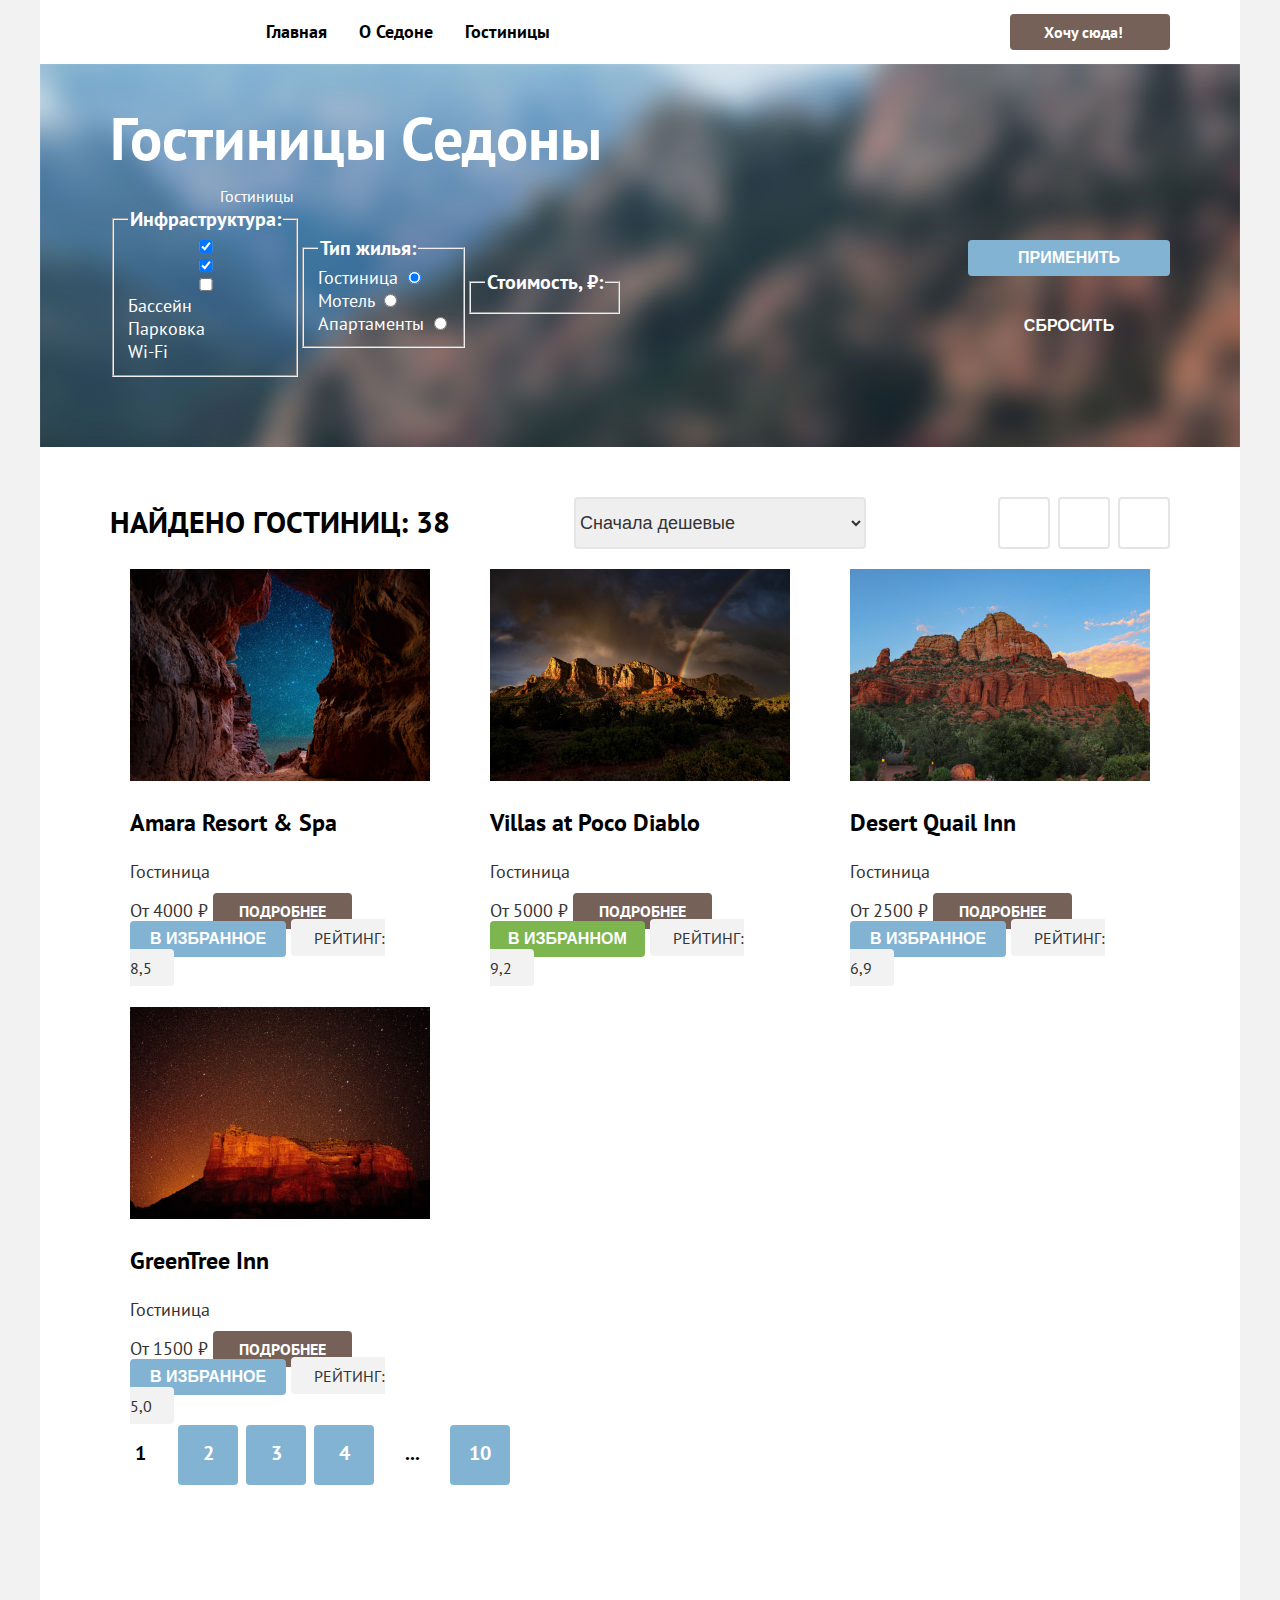
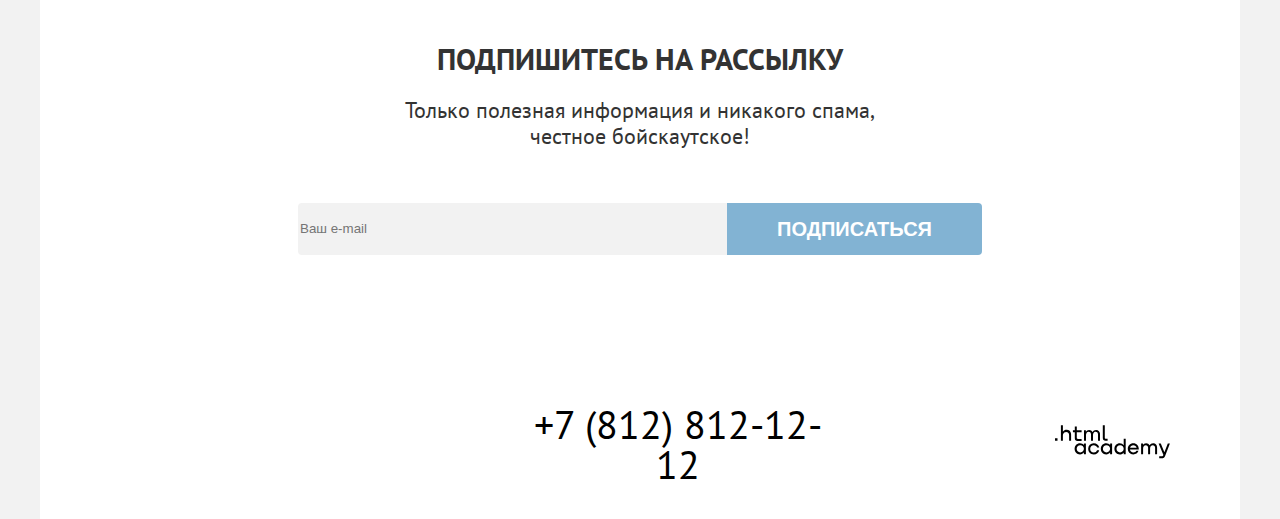
<file: 5/catalog.html>
<!DOCTYPE html>
<html lang="ru">

  <head>
    <link type="image/svg+xml" href="images/icons/favicone/favicon.svg" rel="shortcut icon">
    <link type="image/svg+xml" href="images/icons/favicone/favicon.svg" rel="icon">
    <meta charset="utf-8">
    <title>Гостиницы Седоны</title>
    <link rel="stylesheet" href="styles/styles.css">
    <base href="https://htmlacademy-htmlcss.github.io/2178613-sedona-35/5/">
</head>

  <body>
    <!-- header -->
    <header class="page-header">
      <!-- navigation -->
      <nav class="navigation">
        <ul class="navigation-list">
          <li class="navigation-item">
            <a class="navigation-link" title="Вы находитесь на главной странице">Главная</a>
          </li>
          <li class="navigation-item">
            <a class="navigation-link" href="#">О Седоне</a>
          </li>
          <li class="navigation-item">
            <a class="navigation-link" href="catalog.html">Гостиницы</a>
          </li>
        </ul>
        <!-- navigation-user -->
        <ul class="navigation-list navigation-user">
          <li class="navigation-item">
            <a class="navigation-link" href="#">
              <span class="visually-hidden">
                Поиск.
              </span>
            </a>
          </li>
          <li class="navigation-item">
            <a class="navigation-link" href="#">
              <span class="visually-hidden">
                Избранное.
              </span>
            </a>
          </li>
          <li class="navigation-item">
            <a class="button navigation-user-button" href="#">Хочу сюда!</a>
          </li>
        </ul>
      </nav>
    </header>
    <!-- main -->
    <main class="main-catalog main-container">
      <div class="catalog-filter-wrapper">
        <h1 class="catalog-title">Гостиницы Седоны</h1>
        <ol class="breadcrumbs-list">
          <li class="breadcrumbs-item">
            <a href="index.html">
              <span class="visually-hidden">Главная.</span>
            </a>
          </li>
          <li class="breadcrumbs-item">
            <a class="breadcrumbs-link">
              Гостиницы
            </a>
          </li>
        </ol>
        <!-- catalog-filter -->
        <form class="catalog-filter" action="https://echo.htmlacademy.ru" method="get">
          <h2 class="visually-hidden">Форма выбора гостиниц.</h2>
          <!-- catalog-filter-infrastructure -->
          <fieldset class="catalog-filter-group">
            <legend class="catalog-filter-title">Инфраструктура:</legend>
            <label class="control-label" for="swimming-pool">
              Бассейн
            </label>
            <input class="control-input" type="checkbox" name="swimming-pool" id="swimming-pool" checked>
            <label class="control-label" for="parking">
              Парковка
            </label>
            <input class="control-input" type="checkbox" name="parking" id="parking" checked>
            <label class="control-label" for="wi-fi">
              Wi-Fi
            </label>
            <input class="control-input" type="checkbox" name="wi-fi" id="wi-fi">
          </fieldset>
          <!-- catalog-filter-type-of-housing -->
          <fieldset class="catalog-filter-group">
            <legend class="catalog-filter-title">Тип жилья:</legend>
            <label class="control-label">Гостиница
              <input class="control-input" type="radio" name="type-of-housing" value="hotel" checked>
            </label>
            <label class="control-label">Мотель
              <input class="control-input" type="radio" name="type-of-housing" value="motel">
            </label>
            <label class="control-label">Апартаменты
              <input class="control-input" type="radio" name="type-of-housing" value="apartment">
            </label>
          </fieldset>
          <!-- catalog-filter-price -->
          <fieldset class="catalog-filter-price">
            <legend class="catalog-filter-title">Стоимость, ₽:</legend>
          </fieldset>
          <div class="catalog-filter-form-buttons">
            <button class="button form-button-submit" type="submit">Применить</button>
            <button class="button form-button-reset" type="reset">Сбросить</button>
          </div>
        </form>
      </div>
      <!-- catalog-product -->
      <section class="catalog-product">
        <div class="product-sorting">
          <h2 class="visually-hidden">Результаты поиска.</h2>
          <p class="catalog-product-found">Найдено гостиниц:<span class="catalog-product-found-amount"> 38</span></p>
          <select class="select-sorting" name="select-sorting" aria-label="Сортировка">
            <option class="option-sorting" value="cheap">Сначала дешевые</option>
            <option class="option-sorting" value="popular">Сначала поаулярные</option>
            <option class="option-sorting" value="expencive">Сначала дорогие</option>
          </select>
          <ul class="product-card-apportionment">
            <li>
              <a class="product-card-apportionment-button">
                <span class="visually-hidden">Показать карточки.</span>
              </a>
            </li>
            <li>
              <a class="product-card-apportionment-button" href="#">
                <span class="visually-hidden">Показать слайдер.</span>
              </a>
            </li>
            <li>
              <a class="product-card-apportionment-button" href="#">
                <span class="visually-hidden">Показать список.</span>
              </a>
            </li>
          </ul>
        </div>
        <!-- product-cards -->
        <ul class="product-list">
          <li class="product-card">
            <img class="product-card-image" src="images/pictures/hotels/hotel-amara_resort_spa.jpg" width="300"
              height="212" alt="Вид из пещеры на ночное звездное небо.">
            <h3 class="product-card-title">Amara Resort & Spa</h3>
            <p class="product-card-descriptioin">Гостиница</p>
            <b class="product-card-price">От 4000 ₽</b>
            <a class="button product-card-link" href="#">подробнее</a>
            <button class="product-card-button button">в избранное</button>
            <p class="product-card-rate">Рейтинг: 8,5</p>
          </li>
          <li class="product-card">
            <img class="product-card-image" src="images/pictures/hotels/hotel-villas_at_poco_diablo.jpg" width="300"
              height="212" alt="Радуга в лучах солнца над скалами на фоне долины.">
            <h3 class="product-card-title">Villas at Poco Diablo</h3>
            <p class="product-card-descriptioin">Гостиница</p>
            <b class="product-card-price">От 5000 ₽</b>
            <a class="button product-card-link" href="#">подробнее</a>
            <button class="button product-card-favorite-button">в избранном</button>
            <p class="product-card-rate">Рейтинг: 9,2</p>
          </li>
          <li class="product-card">
            <img class="product-card-image" src="images/pictures/hotels/hotel-desert_quail_inn.jpg" width="300"
              height="212" alt="Оранжевые скалы на фоне голубого неба и в окружении бурной растительности у подножия.">
            <h3 class="product-card-title">Desert Quail Inn</h3>
            <p class="product-card-descriptioin">Гостиница</p>
            <b class="product-card-price">От 2500 ₽</b>
            <a class="button product-card-link" href="#">подробнее</a>
            <button class="product-card-button button">в избранное</button>
            <p class="product-card-rate">Рейтинг: 6,9</p>
          </li>
          <li class="product-card">
            <img class="product-card-image" src="images/pictures/hotels/hotel-green_tree_inn.jpg" width="300"
              height="212" alt="Звездное небо над большим скальным массивом.">
            <h3 class="product-card-title">GreenTree Inn</h3>
            <p class="product-card-descriptioin">Гостиница</p>
            <b class="product-card-price">От 1500 ₽</b>
            <a class="button product-card-link" href="#">подробнее</a>
            <button class="product-card-button button">в избранное</button>
            <p class="product-card-rate">Рейтинг: 5,0</p>
          </li>
        </ul>
        <!-- pagination -->
        <ul class="pagination">
          <li class="pagination-item">
            <a class="pagination-link pagination-current" title="Вы находитесь на этой странице">1</a>
          </li>
          <li class="pagination-item">
            <a class="pagination-link" href="#">2</a>
          </li>
          <li class="pagination-item">
            <a class="pagination-link" href="#">3</a>
          </li>
          <li class="pagination-item">
            <a class="pagination-link" href="#">4</a>
          </li>
          <li class="pagination-item">
            <a class="pagination-link pagination-clear" href="#">...</a>
          </li>
          <li class="pagination-item">
            <a class="pagination-link" href="#">10</a>
          </li>
        </ul>
      </section>
      <!-- subscribe -->
      <section class="subscribe">
        <h2 class="subscribe-title">Подпишитесь на рассылку</h2>
        <p class="subscribe-description">Только полезная информация и никакого спама, честное бойскаутское!</p>
        <form class="subscribe-form" action="https://echo.htmlacademy.ru" method="post">
          <label class="visually-hidden" for="subscribe-email">Введите электронную почту.</label>
          <input class="subscribe-input subscribe-input-catalog" type="email" name="subscribe-email"
            id="subscribe-email" placeholder="Ваш e-mail" required>
          <button class="subscribe-button" type="submit">Подписаться</button>
        </form>
      </section>
    </main>
    <!-- footer -->
    <footer class="page-footer">
      <div class="page-footer-container">
        <section class="social-footer">
          <h2 class="visually-hidden">Социальные сети.</h2>
          <ul class="social-list">
            <li class="social-item">
              <a class="social-vk" href="https://vk.com/htmlacademy">
                <span class="visually-hidden">Вконтакте.</span>
              </a>
            </li>
            <li class="social-item">
              <a class="social-telegram" href="https://t.me/htmlacademy">
                <span class="visually-hidden">Телеграм.</span>
              </a>
            </li>
            <li class="social-item">
              <a class="social-youtube" href="https://www.youtube.com/user/htmlacademyru">
                <span class="visually-hidden">Ютюб.</span>
              </a>
            </li>
          </ul>
        </section>
        <h3 class="visually-hidden">Позвонить.</h3>
        <a class="tel-link" href="tel:+78121212">+7 (812) 812-12-12
        </a>
        <a href="https://htmlacademy.ru/">
          <img class="htmlacademy-logo-image" src="images/icons/logos/logo-htmlacademy.svg" width="115" height="34"
            alt="логотип html академии">
        </a>
      </div>
    </footer>
  </body>

</html>
</file>
<file: styles/styles.css>
@font-face {
  font-family: "PT Sans";
  font-style: normal;
  font-weight: 400;
  src: url("../fonts/ptsans-400.woff2") format("woff2");
  font-display: swap;
}

@font-face {
  font-family: "PT Sans";
  font-style: normal;
  font-weight: 700;
  src: url("../fonts/ptsans-700.woff2") format("woff2");
  font-display: swap;
}

html {
  height: 100%;
}

body {
  display: flex;
  flex-direction: column;
  justify-content: flex-start;
  align-items: center;
  min-height: 100%;
  margin: 0;
  font-family: "PT Sans", sans-serif;
  font-size: 18px;
  line-height: 21px;
  color: #333333;
  background-color: #f2f2f2;
}

.visually-hidden {
  position: absolute;
  width: 1px;
  height: 1px;
  margin: -1px;
  padding: 0;
  border: 0;
  clip: rect(0 0 0 0);
  overflow: hidden;
}

.button {
  color: #ffffff;
  background-color: #756157;
  border-radius: 4px;
  border-width: 0;
}

.navigation {
  display: flex;
  justify-content: space-between;
  width: 1060px;
  margin: 0 auto;
}

.page-header {
  background-color: #ffffff;
  width: 1200px;
}

.navigation-list {
  display: flex;
  flex-wrap: wrap;
  margin: 0;
  margin-left: 140px;
  padding: 0;
  width: 500px;
  list-style-type: none;
}

.navigation-user {
  display: flex;
  justify-content: flex-end;
  max-width: 400px;
  margin-left: 0;
}

.navigation-link {
  display: block;
  padding: 20px 16px;
  font-size: 20;
  font-weight: 700;
  line-height: 24px;
  text-transform: capitalize;
  color: #000000;
  text-decoration: none;
}

.navigation-user .navigation-link {
  min-width: 20px;
  min-height: 20px;
  padding: 22px 12px;
}

.navigation-user-button {
  display: block;
  margin: 14px 20px;
  text-decoration: none;
  box-sizing: border-box;
  align-self: center;
  width: 160px;
  margin-right: 0;
  padding: 8px 34px;
  border-radius: 4px;
  font-weight: 700;
  font-size: 16px;
  line-height: 20px;
}

.main-container {
  flex-grow: 1;
  background-color: #ffffff;
  width: 1200px;
  margin: 0 auto;
}

.main-index {
  padding-top: 52px;
  background-image: url("../images/pictures/index-hero.jpg");
  background-size: 100% auto;
  background-repeat: no-repeat;
}

.hero {
  width: 1200px;
  display: flex;
  flex-direction: column;
  align-items: center;
  text-align: center;
  margin: 0 auto;
  /* background-image: url("../images/index-welcome/divider-hero.svg");
  background-size: 100% auto;
  background-repeat: no-repeat;
  background-position: bottom; */
}

.welcome-hero {
  margin-bottom: 82px;
}

.hero-title {
  margin-top: 69px;
  font-weight: 700;
  font-size: 30px;
  line-height: 36px;
  text-transform: uppercase;
  color: #000000;
}

.hero-description {
  margin-top: 0;
  margin-bottom: 90px;
  font-size: 22px;
  line-height: 26px;
}

.advantages-title {
  margin: 0 auto;
  width: 175px;
  font-weight: 700;
  font-size: 24px;
  line-height: 28px;
  text-transform: uppercase;
  color: #000000;
}

.advantages ul {
  list-style-type: none;
  text-align: center;
}

.advantages-list {
  display: flex;
  flex-wrap: wrap;
  margin: 0 auto;
  padding: 0;
}

.advantages-item {
  display: flex;
  justify-content: center;
  flex-direction: column;
  align-items: stretch;
  width: 230px;
  min-height: 384px;
  flex-shrink: 0;
  padding: 0 85px;
}

.advantages-item-text {
  display: flex;
  flex-direction: column;
  justify-content: center;
  width: 230px;
  min-height: 384px;
  align-items: stretch;
  margin: 0;
  padding: 0 85px;
  flex-shrink: 0;
  color: #ffffff;
  background-color: #82b3d3;
}

.advantages-image {
  align-self: flex-start;
}

.advantages-item:nth-child(1),
.advantages-item:nth-child(5) {
  display: flex;
  flex-direction: row;
  justify-content: flex-start;
  align-items: center;
  width: auto;
  padding: 0;
  background-color: #82b3d3;
}

.advantages-item:nth-child(2),
.advantages-item:nth-child(4) {
  background: rgba(131, 179, 211, 0.12);
}

.advantages-item:nth-child(3) {
  background: rgba(131, 179, 211, 0.2);
}

.advantages-item-text > .advantages-title {
  color: #ffffff;
}

.advantages-list-icon {
  margin: 0;
  padding: 0;
  display: flex;
  flex-direction: row;
  align-items: stretch;
}

.advantages-item-icon {
  display: flex;
  flex-direction: column;
  justify-content: center;
  align-items: stretch;
  width: 230px;
  margin: 0 auto;
  padding: 0 85px;
  min-height: 384px;
}

.advantages-item-icon:nth-child(1),
.advantages-item-icon:nth-child(3) {
  background: rgba(131, 179, 211, 0.12);
}

.hotel-search {
  display: flex;
  flex-direction: column;
  justify-content: flex-start;
  align-items: center;
  margin: 0 auto;
  padding: 96px 304px;
  background-color: #ffffff;
  text-align: center;
}

.hotel-search-title {
  font-weight: 700;
  font-size: 30px;
  line-height: 36px;
  text-transform: uppercase;
  color: #000000;
  text-align: center;
  margin: 0;
  margin-bottom: 20px;
}

.hotel-search-description {
  font-weight: 400;
  font-size: 22px;
  line-height: 26px;
  text-align: center;
  margin: 0;
  margin-bottom: 54px;
}

.hotel-search-button {
  display: block;
  font-weight: 700;
  font-size: 20px;
  line-height: 36px;
  text-transform: uppercase;
  color: #ffffff;
  background: #756157;
  text-decoration: none;
  align-items: center;
  margin: 0;
  padding: 8px 50px;
  border-radius: 4px;
}

.subscribe-index {
  color: #ffffff;
  background-color: #82b3d3;
  background-image: url(../images/pictures/index-subscribe.jpg);
  background-size: 100% auto;
  background-repeat: no-repeat;
}

.subscribe {
  display: flex;
  flex-direction: column;
  justify-content: center;
  align-items: center;
  padding: 96px 258px 104px;
  text-align: center;
  background-color: #ffffff;
}

.subscribe-form {
  display: flex;
  justify-content: space-between;
  align-items: stretch;
  box-sizing: border-box;
  width: 100%;
}

.subscribe-title {
  font-weight: 700;
  font-size: 30px;
  line-height: 36px;
  text-transform: uppercase;
  padding: 0;
  margin: 0;
  margin-bottom: 20px;
}

.subscribe-description {
  padding: 0;
  margin: 0 105px;
  margin-bottom: 54px;
  font-size: 22px;
  line-height: 26px;
  text-decoration: none;
}

.subscribe-input {
  align-self: stretch;
  box-sizing: border-box;
  width: 100%;
  border: 0;
  border-radius: 4px 0 0 4px;
}

.subscribe-button {
  display: block;
  padding: 8px 50px;
  margin: 0;
  border-radius: 0 4px 4px 0;
  font-weight: 700;
  font-size: 20px;
  line-height: 36px;
  text-transform: uppercase;
  background: #82b3d3;
  border-width: 0;
  color: #ffffff;
}

.page-footer {
  background-color: #ffffff;
  width: 1200px;
  padding-top: 40px;
  padding-bottom: 30px;
}

.page-footer-container {
  display: flex;
  flex-direction: row;
  justify-content: space-between;
  align-items: center;
  margin: 0 auto;
  padding: 5px 0;
  width: 1060px;
}

.social-list {
  display: flex;
  flex-wrap: wrap;
  width: 150px;
  list-style-type: none;
}

.social-footer a {
  min-width: 25px;
}

.tel-link {
  display: block;
  width: 331px;
  margin: 0 auto;
  padding: 0;
  font-weight: 400;
  font-size: 40px;
  line-height: 40px;
  text-align: center;
  text-transform: uppercase;
  text-decoration: none;
  color: #000000;
}

.breadcrumbs-list {
  display: flex;
  margin: 0;
  margin-left: 70px;
  list-style-type: none;
}

.breadcrumbs-link {
  font-weight: 400;
  font-size: 16px;
  line-height: 21px;
  text-decoration: none;
  color: #ffffff;
}

.catalog-filter-wrapper {
  padding: 35px 70px 70px;
  color: #ffffff;
  background-color: #82b3d3;
  background-image: url(../images/pictures/catalog-fon.jpg);
  background-size: 100% auto;
  background-repeat: no-repeat;
}

.catalog-filter-group {
  display: flex;
  flex-direction: column;
}

.catalog-title {
  font-weight: 700;
  font-size: 60px;
  line-height: 78px;
  margin: 0;
  margin-bottom: 8px;
}

.catalog-filter {
  display: flex;
  flex-direction: row;
  justify-content: space-between;
  align-items: center;
  margin: 0 auto;
  width: 1060px;
}

.catalog-filter-title {
  font-weight: 700;
  font-size: 20px;
  line-height: 24px;
}

.control-label {
  font-size: 18px;
  line-height: 23px;
  order: 1;
}

.form-button-submit {
  display: block;
  padding: 8px 50px;
  font-weight: 700;
  font-size: 16px;
  line-height: 20px;
  text-align: center;
  text-transform: uppercase;
  color: #ffffff;
  background: #82b3d3;
}

.form-button-reset {
  display: block;
  padding: 8px 50px;
  font-weight: 700;
  font-size: 16px;
  line-height: 20px;
  text-align: center;
  text-transform: uppercase;
  color: #ffffff;
  background: rgba(0, 0, 0, 0);
  margin-top: 32px;
}

.catalog-filter-form-buttons {
  display: flex;
  flex-direction: column;
  margin-left: auto;
}

.catalog-product {
  margin: 0 auto;
  padding: 50px 70px 60px;
}

.product-sorting {
  display: flex;
  justify-content: space-between;
}

.catalog-product-found {
  font-weight: 700;
  font-size: 30px;
  line-height: 36px;
  text-transform: uppercase;
  color: #000000;
  padding-top: 7px;
  padding-bottom: 7px;
  margin: 0;
}

.catalog-product-found-amount {
  font-weight: 700;
  font-size: 30px;
  line-height: 36px;
  text-transform: uppercase;
  color: #000000;
}

.select-sorting {
  font-size: 18px;
  line-height: 21px;
  color: #333333;
  margin-left: auto;
  border: 2px solid #e5e5e5;
  border-radius: 4px;
  width: 292px;
}

.option-sorting {
  font-size: 18px;
  line-height: 21px;
  color: #333333;
}
.product-card-apportionment {
  display: flex;
  margin: 0;
  margin-left: auto;
  padding: 0;
  list-style-type: none;
}

.product-card-apportionment-button {
  display: block;
  width: 48px;
  height: 48px;
  border: 2px solid #e5e5e5;
  border-radius: 4px;
  margin-left: 8px;
}

.product-list {
  display: flex;
  justify-content: flex-start;
  width: 1060px;
  margin: 0;
  flex-wrap: wrap;
  list-style-type: none;
  padding: 0;
}

.product-card {
  width: 300px;
  height: 398px;
  padding: 20px;
}

.product-card:not(:nth-child(3n)) {
  margin-right: 20px;
}

.product-card-title {
  font-weight: 700;
  font-size: 24px;
  line-height: 28px;
  color: #000000;
}

.product-card-price {
  font-weight: 400;
  font-size: 18px;
  line-height: 21px;
  text-align: right;
}

.product-card-link {
  font-weight: 700;
  font-size: 16px;
  line-height: 20px;
  text-align: center;
  text-transform: uppercase;
  text-decoration: none;
  color: #ffffff;
  background: #756157;
  padding: 8px 26px;
}

.product-card-button {
  font-weight: 700;
  font-size: 16px;
  line-height: 20px;
  text-align: center;
  text-transform: uppercase;
  text-decoration: none;
  color: #ffffff;
  background: #82b3d3;
  padding: 8px 20px;
}

.product-card-rate {
  display: inline;
  font-size: 16px;
  line-height: 20px;
  text-align: center;
  text-transform: uppercase;
  background: #f2f2f2;
  padding: 9px 22px 8px 23px;
  border-radius: 4px;
}

.product-card-favorite-button {
  font-weight: 700;
  font-size: 16px;
  line-height: 20px;
  text-align: center;
  text-transform: uppercase;
  text-decoration: none;
  color: #ffffff;
  background-color: #7db54f;
  padding: 8px 18px;
}

.pagination {
  display: flex;
  margin: 0;
  padding: 0;
  list-style-type: none;
}

.pagination-item {
  margin: 0;

}

.pagination-item:not(:last-child) {
  margin-right: 8px;
}

.pagination-link {
  display: block;
  box-sizing: border-box;
  font-weight: 700;
  font-size: 20px;
  text-align: center;
  width: 60px;
  height: 60px;
  text-transform: uppercase;
  text-decoration: none;
  color: #ffffff;
  background: #82b3d3;
  margin: 0;
  padding: 18px 12px;
  border-radius: 4px;
  align-self: stretch;
}

.pagination-current {
  font-weight: 700;
  font-size: 20px;
  text-align: center;
  text-transform: uppercase;
  text-decoration: none;
  color: #000000;
  background-color: #ffffff;
}

.pagination-clear {
  background-color: transparent;
  color: #000000;
}

.subscribe-input-catalog {
  background: #F2F2F2;
}

.subscribe-index [placeholder] {
  margin-left: 20px;
}
</file>
<file: 1/styles/styles.css>
@font-face {
font-family: "PT Sans";
font-style: normal;
font-weight: 400;
src: url("../fonts/ptsans-400.woff2") format("woff2");
font-display: swap;
}

@font-face {
  font-family: "PT Sans";
  font-style: normal;
  font-weight: 700;
  src: url("../fonts/ptsans-700.woff2") format("woff2");
  font-display: swap;
}

body {
  font-family: "PT Sans", sans-serif;
  font-size: 18px;
  line-height: 21px;
}
</file>
<file: 2/styles/styles.css>
@font-face {
font-family: "PT Sans";
font-style: normal;
font-weight: 400;
src: url("../fonts/ptsans-400.woff2") format("woff2");
font-display: swap;
}

@font-face {
  font-family: "PT Sans";
  font-style: normal;
  font-weight: 700;
  src: url("../fonts/ptsans-700.woff2") format("woff2");
  font-display: swap;
}

body {
  font-family: "PT Sans", sans-serif;
  font-size: 18px;
  line-height: 21px;
  color: #333333;
  background: #FFFFFF;
}

.page-header ul{
list-style-type: none;
}

.navigation-link {
  font-size: 20;
  font-weight: 700;
  line-height: 24px;
  text-transform: capitalize;
  color: #000000;
  text-decoration: none;
}

.navigation-user-button {
  font-weight: 700;
  font-size: 16px;
  line-height: 20px;
  text-align: center;
  text-transform: uppercase;
  text-decoration: none;
  color: #FFFFFF;
  background: #756157;
}

.main-index {
  background-image: url("../images/pictures/index-hero.jpg");
  background-size: 1200 485px;
  background-repeat: no-repeat;
}

.welcome {
  text-align: center;
}

.welcome-title {
  font-weight: 700;
  font-size: 30px;
  line-height: 36px;
  text-transform: uppercase;
  color: #000000;
}

.welcome-description{
  font-size: 22px;
  line-height: 26px;
}

.advantages ul{
  list-style-type: none;
  text-align: center;
}

.advantages-title-white-text {
  font-weight: 700;
  font-size: 24px;
  line-height: 28px;
  text-transform: uppercase;
  color: #FFFFFF;
  background: #82B3D3;
}

.advantages-description-white {
  color: #FFFFFF;
  background: #82B3D3;
}

.advantages-title {
  font-weight: 700;
  font-size: 24px;
  line-height: 28px;
  text-transform: uppercase;
  color: #000000;
}

.hotel-search-title {
  font-weight: 700;
  font-size: 30px;
  line-height: 36px;
  text-transform: uppercase;
  color: #000000;
}

.hotel-search {
  text-align: center;
}

.hotel-search-description {
  font-weight: 400;
  font-size: 22px;
  line-height: 26px;
}

.hotel-search-button {
  font-weight: 700;
  font-size: 20px;
  line-height: 36px;
  text-transform: uppercase;
  color: #FFFFFF;
  background: #756157;
  text-decoration: none;
  align-items: center;
}

.subscribe {
  text-align: center;
}

.subscribe-title {
  font-weight: 700;
  font-size: 30px;
  line-height: 36px;
  text-transform: uppercase;
  color: #FFFFFF;
  background: #82B3D3;
}

.subscribe-description {
  font-size: 22px;
  line-height: 26px;
  color: #FFFFFF;
  background: #82B3D3;
}

.subscribe-button {
  font-weight: 700;
  font-size: 20px;
  line-height: 36px;
  text-transform: uppercase;
  color: #FFFFFF;
  background: #82B3D3;
}

.tel-link {
  font-weight: 400;
  font-size: 40px;
  line-height: 40px;
  text-align: center;
  text-transform: uppercase;
  text-decoration: none;
  color: #000000;
}

.catalog-title {
  font-weight: 700;
  font-size: 60px;
  line-height: 78px;
  color: #FFFFFF;
  background: #82B3D3;
}

.breadcrumbs-item {
  list-style-type: none;
}

.breadcrumbs-link {
  font-weight: 400;
  font-size: 16px;
  line-height: 21px;
  text-decoration: none;
  color: #FFFFFF;
  background: #82B3D3;
}

.catalog-filter-title {
  font-weight: 700;
  font-size: 20px;
  line-height: 24px;
  color: #FFFFFF;
  background: #82B3D3;
}

.control {
  font-size: 18px;
  line-height: 23px;
  color: #FFFFFF;
  background: #82B3D3;
}

.form-button-submit {
  font-weight: 700;
  font-size: 16px;
  line-height: 20px;
  text-align: center;
  text-transform: uppercase;
  color: #FFFFFF;
  background: #82B3D3;
}

.form-button-reset {
  font-weight: 700;
  font-size: 16px;
  line-height: 20px;
  text-align: center;
  text-transform: uppercase;
  color: #FFFFFF;
  background: #82B3D3;
}

.catalog-product-found {
  font-weight: 700;
  font-size: 30px;
  line-height: 36px;
  text-transform: uppercase;
  color: #000000;
}

.catalog-product-found-amount {
  font-weight: 700;
  font-size: 30px;
  line-height: 36px;
  text-transform: uppercase;
  color: #000000;
}

.select-sorting {
  font-size: 18px;
  line-height: 21px;
  color: #333333;
}

.option-sorting {
  font-size: 18px;
  line-height: 21px;
  color: #333333;
}

.product-card-title {
  font-weight: 700;
  font-size: 24px;
  line-height: 28px;
  color: #000000;
}

.product-card-price {
  font-weight: 400;
  font-size: 18px;
  line-height: 21px;
  text-align: right;
}

.product-card-link {
  font-weight: 700;
  font-size: 16px;
  line-height: 20px;
  text-align: center;
  text-transform: uppercase;
  text-decoration: none;
  color: #FFFFFF;
  background: #756157;
}

.product-card-button {
  font-weight: 700;
  font-size: 16px;
  line-height: 20px;
  text-align: center;
  text-transform: uppercase;
  text-decoration: none;
  color: #FFFFFF;
  background: #82B3D3;
}

.product-card-rate {
  font-size: 16px;
  line-height: 20px;
  text-align: center;
  text-transform: uppercase;
  }

  .product-card-favorite-button {
  font-weight: 700;
  font-size: 16px;
  line-height: 20px;
  text-align: center;
  text-transform: uppercase;
  text-decoration: none;
  color: #FFFFFF;
  }

  .pagination-current {
  font-weight: 700;
  font-size: 20px;
  line-height: 36px;
  text-align: center;
  text-transform: uppercase;
  text-decoration: none;
  color: #000000;
  }

  .pagination-link {
  font-weight: 700;
  font-size: 20px;
  line-height: 36px;
  text-align: center;
  text-transform: uppercase;
  text-decoration: none;
  color: #FFFFFF;
  background: #82B3D3;
  }
</file>
<file: 3/styles/styles.css>
@font-face {
font-family: "PT Sans";
font-style: normal;
font-weight: 400;
src: url("../fonts/ptsans-400.woff2") format("woff2");
font-display: swap;
}

@font-face {
  font-family: "PT Sans";
  font-style: normal;
  font-weight: 700;
  src: url("../fonts/ptsans-700.woff2") format("woff2");
  font-display: swap;
}

body {
  font-family: "PT Sans", sans-serif;
  font-size: 18px;
  line-height: 21px;
  color: #333333;
  background: #FFFFFF;
}

.button {
color: #FFFFFF;
background-color: #756157;
}

.page-header ul{
list-style-type: none;
}

.navigation-link {
  font-size: 20;
  font-weight: 700;
  line-height: 24px;
  text-transform: capitalize;
  color: #000000;
  text-decoration: none;
}

.navigation-user-button {
  font-weight: 700;
  font-size: 16px;
  line-height: 20px;
  text-align: center;
  text-transform: uppercase;
  text-decoration: none;
}

.main-index {
  background-image: url("../images/pictures/index-hero.jpg");
  background-size: 100% auto;
  background-repeat: no-repeat;
}

.welcome {
  text-align: center;
}

.welcome-title {
  font-weight: 700;
  font-size: 30px;
  line-height: 36px;
  text-transform: uppercase;
  color: #000000;
}

.welcome-description{
  font-size: 22px;
  line-height: 26px;
}

.advantages ul{
  list-style-type: none;
  text-align: center;
}

.advantages-image, .product-card-image, .htmlacademy-logo-image, .logo-image {
  display: block;
}

.advantages-title {
  font-weight: 700;
  font-size: 24px;
  line-height: 28px;
  text-transform: uppercase;
  color: #000000;
}

.advantages-item:nth-child(1)>h3, .advantages-item:nth-child(5)>h3, .advantages-item:nth-child(1), .advantages-item:nth-child(5) {
  color: #FFFFFF;
  background-color: #82B3D3;
}

.hotel-search-title {
  font-weight: 700;
  font-size: 30px;
  line-height: 36px;
  text-transform: uppercase;
  color: #000000;
}

.hotel-search {
  text-align: center;
}

.hotel-search-description {
  font-weight: 400;
  font-size: 22px;
  line-height: 26px;
}

.hotel-search-button {
  font-weight: 700;
  font-size: 20px;
  line-height: 36px;
  text-transform: uppercase;
  color: #FFFFFF;
  background: #756157;
  text-decoration: none;
  align-items: center;
}

.subscribe {
  text-align: center;
}

.subscribe-title {
  font-weight: 700;
  font-size: 30px;
  line-height: 36px;
  text-transform: uppercase;
  color: #FFFFFF;
  background: #82B3D3;
}

.subscribe-description {
  font-size: 22px;
  line-height: 26px;
  color: #FFFFFF;
  background: #82B3D3;
}

.subscribe-button {
  font-weight: 700;
  font-size: 20px;
  line-height: 36px;
  text-transform: uppercase;
  color: #FFFFFF;
  background: #82B3D3;
}

.social-list {
  list-style-type: none;
}

.footer-adress {
  font-style: normal;
}

.tel-link {
  font-weight: 400;
  font-size: 40px;
  line-height: 40px;
  text-align: center;
  text-transform: uppercase;
  text-decoration: none;
  color: #000000;
}

.catalog-title {
  font-weight: 700;
  font-size: 60px;
  line-height: 78px;
  color: #FFFFFF;
  background: #82B3D3;
}

.breadcrumbs-item {
  list-style-type: none;
}

.breadcrumbs-link {
  font-weight: 400;
  font-size: 16px;
  line-height: 21px;
  text-decoration: none;
  color: #FFFFFF;
  background: #82B3D3;
}

.catalog-filter {
  color: #FFFFFF;
}

.catalog-filter-title {
  font-weight: 700;
  font-size: 20px;
  line-height: 24px;
  background: #82B3D3;
}

.control-label {
  font-size: 18px;
  line-height: 23px;
  background: #82B3D3;
}

.form-button-submit {
  font-weight: 700;
  font-size: 16px;
  line-height: 20px;
  text-align: center;
  text-transform: uppercase;
  color: #FFFFFF;
  background: #82B3D3;
}

.form-button-reset {
  font-weight: 700;
  font-size: 16px;
  line-height: 20px;
  text-align: center;
  text-transform: uppercase;
  color: #FFFFFF;
  background: #82B3D3;
}

.catalog-product-found {
  font-weight: 700;
  font-size: 30px;
  line-height: 36px;
  text-transform: uppercase;
  color: #000000;
}

.catalog-product-found-amount {
  font-weight: 700;
  font-size: 30px;
  line-height: 36px;
  text-transform: uppercase;
  color: #000000;
}

.select-sorting {
  font-size: 18px;
  line-height: 21px;
  color: #333333;
}

.option-sorting {
  font-size: 18px;
  line-height: 21px;
  color: #333333;
}

.product-card-title {
  font-weight: 700;
  font-size: 24px;
  line-height: 28px;
  color: #000000;
}

.product-card-price {
  font-weight: 400;
  font-size: 18px;
  line-height: 21px;
  text-align: right;
}

.product-card-link {
  font-weight: 700;
  font-size: 16px;
  line-height: 20px;
  text-align: center;
  text-transform: uppercase;
  text-decoration: none;
  color: #FFFFFF;
  background: #756157;
}

.product-card-button {
  font-weight: 700;
  font-size: 16px;
  line-height: 20px;
  text-align: center;
  text-transform: uppercase;
  text-decoration: none;
  color: #FFFFFF;
  background: #82B3D3;
}

.product-card-rate {
  font-size: 16px;
  line-height: 20px;
  text-align: center;
  text-transform: uppercase;
  }

  .product-card-favorite-button {
  font-weight: 700;
  font-size: 16px;
  line-height: 20px;
  text-align: center;
  text-transform: uppercase;
  text-decoration: none;
  color: #FFFFFF;
  }

  .pagination-link {
  font-weight: 700;
  font-size: 20px;
  line-height: 36px;
  text-align: center;
  text-transform: uppercase;
  text-decoration: none;
  color: #FFFFFF;
  background: #82B3D3;
  }

  .pagination-current {
  font-weight: 700;
  font-size: 20px;
  line-height: 36px;
  text-align: center;
  text-transform: uppercase;
  text-decoration: none;
  color: #000000;
  background-color: #FFFFFF;
  }
</file>
<file: 4/styles/styles.css>
@font-face {
font-family: "PT Sans";
font-style: normal;
font-weight: 400;
src: url("../fonts/ptsans-400.woff2") format("woff2");
font-display: swap;
}

@font-face {
  font-family: "PT Sans";
  font-style: normal;
  font-weight: 700;
  src: url("../fonts/ptsans-700.woff2") format("woff2");
  font-display: swap;
}

html {
height: 100%;
}

body {
  display: flex;
  flex-direction: column;
  justify-content: flex-start;
  align-items: center;
  min-height: 100%;
  margin: 0;
  font-family: "PT Sans", sans-serif;
  font-size: 18px;
  line-height: 21px;
  color: #333333;
  background-color: #F2F2F2;
}

.visually-hidden {
  position: absolute;
  width: 1px;
  height: 1px;
  margin: -1px;
  padding: 0;
  border: 0;
  clip: rect(0 0 0 0);
  overflow: hidden;
}

.button {
color: #FFFFFF;
background-color: #756157;
border-radius: 4px;
border-width: 0;
}

.navigation {
  display: flex;
  justify-content: space-between;
  width: 1060px;
  margin: 0 auto;
}

.page-header {
  background-color: #FFFFFF;
  width: 1200px;
}

.navigation-list {
  display: flex;
  flex-wrap: wrap;
  margin: 0;
  margin-left: 140px;
  padding: 0;
  width: 500px;
  list-style-type: none;
}

.navigation-user {
  display: flex;
  justify-content: flex-end;
  max-width: 400px;
  margin-left: 0;
}

.navigation-link {
  display: block;
  padding: 20px 16px;
  font-size: 20;
  font-weight: 700;
  line-height: 24px;
  text-transform: capitalize;
  color: #000000;
  text-decoration: none;
}

.navigation-user .navigation-link {
  min-width: 20px;
  min-height: 20px;
  padding: 22px 12px;
}

.navigation-user-button {
  display: block;
  margin: 14px 20px;
  text-decoration: none;
  box-sizing: border-box;
  align-self: center;
  width: 160px;
  margin-right: 0;
  padding: 8px 34px;
  border-radius: 4px;
  font-weight: 700;
  font-size: 16px;
  line-height: 20px;
}

.main-container {
  flex-grow: 1;
  background-color: #FFFFFF;
  width: 1200px;
  margin: 0 auto;
}

.main-index {
  padding-top: 52px;
  background-image: url("../images/pictures/index-hero.jpg");
  background-size: 100% auto;
  background-repeat: no-repeat;
}

.hero {
  width: 1200px;
  display: flex;
  flex-direction: column;
  align-items: center;
  text-align: center;
  margin: 0 auto;
  /* background-image: url("../images/index-welcome/divider-hero.svg");
  background-size: 100% auto;
  background-repeat: no-repeat;
  background-position: bottom; */
}

.welcome-hero {
  margin-bottom: 82px;
}

.hero-title {
  margin-top: 69px;
  font-weight: 700;
  font-size: 30px;
  line-height: 36px;
  text-transform: uppercase;
  color: #000000;
}

.hero-description{
  margin-top: 0;
  margin-bottom: 90px;
  font-size: 22px;
  line-height: 26px;
}

.advantages ul{
  list-style-type: none;
  text-align: center;
}

.advantages-list {
  display: flex;
  flex-wrap: wrap;
  margin: 0;
  padding: 0;
}

.advantages-item {
  display: flex;
  justify-content: space-between;
  flex-direction: column;
  align-items: center;
  width: 400px;
  flex-shrink: 0;
}

.advantages-item-text-first {
  width: 400px;
}

.advantages-item:nth-child(1),
.advantages-item:nth-child(5) {
  display: flex;
  justify-content: flex-start;
  align-items: center;
  width: 1200px;
}

.advantages-image {
  display: block;
  margin: 0;
  padding: 0;
}

.advantages-list-icon {
  margin: 0;
  padding: 0;
  display: flex;
  flex-direction: row;
  width: 1200px;
  align-items: center;
}

.advantages-item-icon {
  width: 400px;
  margin: 0 auto;
}

.advantages-title {
  margin: 0 auto;
  width: 175px;
  font-weight: 700;
  font-size: 24px;
  line-height: 28px;
  text-transform: uppercase;
  color: #000000;
}

.advantages-item:nth-child(1)>h3,
.advantages-item:nth-child(5)>h3,
.advantages-item:nth-child(1)>p,
.advantages-item:nth-child(5)>p {
  color: #FFFFFF;
  background-color: #82B3D3;
}

.hotel-search {
  display: flex;
  flex-direction: column;
  justify-content: flex-start;
  align-items: center;
  margin: 0 auto;
  padding: 96px 304px;
  background-color: #FFFFFF;
  text-align: center;
}

.hotel-search-title {
  font-weight: 700;
  font-size: 30px;
  line-height: 36px;
  text-transform: uppercase;
  color: #000000;
  text-align: center;
  margin: 0;
  margin-bottom: 20px;
}

.hotel-search-description {
  font-weight: 400;
  font-size: 22px;
  line-height: 26px;
  text-align: center;
  margin: 0;
  margin-bottom: 54px;
}

.hotel-search-button {
  display: block;
  font-weight: 700;
  font-size: 20px;
  line-height: 36px;
  text-transform: uppercase;
  color: #FFFFFF;
  background: #756157;
  text-decoration: none;
  align-items: center;
  margin: 0;
  padding: 8px 50px;
  border-radius: 4px;
}

.subscribe-index {
  color: #FFFFFF;
  background-color: #82B3D3;
  background-image: url(../images/pictures/index-subscribe.jpg);
  background-size: 100% auto;
  background-repeat: no-repeat;
}

.subscribe {
  display: flex;
  flex-direction: column;
  justify-content: center;
  align-items: center;
  padding: 96px 258px 104px;
  text-align: center;
  background-color: #FFFFFF;
}

.subscribe-form {
  display: flex;
}

.subscribe-title {
  font-weight: 700;
  font-size: 30px;
  line-height: 36px;
  text-transform: uppercase;
  padding: 0;
  margin: 0;
  margin-bottom: 20px;
}

.subscribe-description {
  padding: 0;
  margin: 0 105px;
  margin-bottom: 54px;
  font-size: 22px;
  line-height: 26px;
  text-decoration: none;
}

.subscribe-button {
  display: block;
  padding: 8px 50px;
  margin: 0;
  border-radius: 0 4px 4px 0;
  font-weight: 700;
  font-size: 20px;
  line-height: 36px;
  text-transform: uppercase;
  background: #82B3D3;
  border-width: 0;
  color: #FFFFFF;
}

.page-footer {
  background-color: #FFFFFF;
  width: 1200px;
  padding-top: 40px;
  padding-bottom: 30px;
}

.page-footer-container {
  display: flex;
  flex-direction: row;
  justify-content: space-between;
  align-items: center;
  margin: 0 auto;
  padding: 5px 0;
  width: 1060px;
}

.social-list {
  display: flex;
  flex-wrap: wrap;
  width: 150px;
  list-style-type: none;
}

.social-footer a {
  min-width: 25px;
}

.tel-link {
  display: block;
  width: 331px;
  margin: 0 auto;
  padding: 0;
  font-weight: 400;
  font-size: 40px;
  line-height: 40px;
  text-align: center;
  text-transform: uppercase;
  text-decoration: none;
  color: #000000;
}

.breadcrumbs-list {
  display: flex;
  margin: 0;
  margin-left: 70px;
  list-style-type: none;
}

.breadcrumbs-link {
  font-weight: 400;
  font-size: 16px;
  line-height: 21px;
  text-decoration: none;
  color: #FFFFFF;
}

.catalog-filter-wrapper {
  padding: 35px 70px 70px;
  color: #FFFFFF;
  background-color: #82B3D3;
  background-image: url(../images/pictures/catalog-fon.jpg);
  background-size: 100% auto;
  background-repeat: no-repeat;
}

.catalog-filter-group {
  display: flex;
  flex-direction: column;
}

.catalog-title {
  font-weight: 700;
  font-size: 60px;
  line-height: 78px;
  margin: 0;
  margin-bottom: 8px;
}

.catalog-filter {
  display: flex;
  flex-direction: row;
  justify-content: space-between;
  align-items: center;
  margin: 0 auto;
  width: 1060px;
}

.catalog-filter-title {
  font-weight: 700;
  font-size: 20px;
  line-height: 24px;
}

.control-label {
  font-size: 18px;
  line-height: 23px;
  order: 1;
}

.form-button-submit {
  display: block;
  padding: 8px 50px;
  font-weight: 700;
  font-size: 16px;
  line-height: 20px;
  text-align: center;
  text-transform: uppercase;
  color: #FFFFFF;
  background: #82B3D3;
}

.form-button-reset {
  display: block;
  padding: 8px 50px;
  font-weight: 700;
  font-size: 16px;
  line-height: 20px;
  text-align: center;
  text-transform: uppercase;
  color: #FFFFFF;
  background: rgba(0, 0, 0, 0);
  margin-top: 32px;
}

.catalog-filter-form-buttons {
  padding: 8px 50px;
  display: flex;
  flex-direction: column;
}

.catalog-product {
  margin: 0 auto;
  padding: 50px 70px 60px;
}

.product-sorting {
  display: flex;
  justify-content: space-between;
}

.catalog-product-found {
  font-weight: 700;
  font-size: 30px;
  line-height: 36px;
  text-transform: uppercase;
  color: #000000;
  padding-top: 7px;
  padding-bottom: 7px;
  margin: 0;
}

.catalog-product-found-amount {
  font-weight: 700;
  font-size: 30px;
  line-height: 36px;
  text-transform: uppercase;
  color: #000000;
}

.select-sorting {
  font-size: 18px;
  line-height: 21px;
  color: #333333;
  margin-left: auto;
  border: 2px solid #E5E5E5;
  border-radius: 4px;
}

.option-sorting {
  font-size: 18px;
  line-height: 21px;
  color: #333333;
}
.product-card-apportionment {
display: flex;
margin: 0;
margin-left: auto;
padding: 0;
}

.product-card-apportionment-button {
  width: 16px;
  height: 14px;
  padding: 17px 16px;
  border: 2px solid #E5E5E5;
  border-radius: 4px;
  margin-left: 8px;
}

.product-list {
display: flex;
justify-content: flex-start;
width: 1060px;
margin: 0 auto;
flex-wrap: wrap;
list-style-type: none;
padding: 20px;
}

.product-card {
  width: 340px;
}

.product-card-title {
  font-weight: 700;
  font-size: 24px;
  line-height: 28px;
  color: #000000;
}

.product-card-price {
  font-weight: 400;
  font-size: 18px;
  line-height: 21px;
  text-align: right;
}

.product-card-link {
  font-weight: 700;
  font-size: 16px;
  line-height: 20px;
  text-align: center;
  text-transform: uppercase;
  text-decoration: none;
  color: #FFFFFF;
  background: #756157;
  padding: 8px 26px;
}

.product-card-button {
  font-weight: 700;
  font-size: 16px;
  line-height: 20px;
  text-align: center;
  text-transform: uppercase;
  text-decoration: none;
  color: #FFFFFF;
  background: #82B3D3;
  padding: 8px 20px;
}

.product-card-rate {
  display: inline;
  font-size: 16px;
  line-height: 20px;
  text-align: center;
  text-transform: uppercase;
  background: #F2F2F2;
  padding: 9px 22px 8px 23px;
  border-radius: 4px;
  }

  .product-card-favorite-button {
  font-weight: 700;
  font-size: 16px;
  line-height: 20px;
  text-align: center;
  text-transform: uppercase;
  text-decoration: none;
  color: #FFFFFF;
  background-color: #7DB54F;
  padding: 8px 18px;
  }

  .pagination {
    display: flex;
    margin: 0;
    padding: 0;
    list-style-type: none;
  }

  .pagination-item:not(:last-child) {
    margin-right: 8px;
  }



  .pagination-link {
  display: block;
  box-sizing: border-box;
  font-weight: 700;
  font-size: 20px;
  line-height: 36px;
  text-align: center;
  text-transform: uppercase;
  text-decoration: none;
  color: #FFFFFF;
  background: #82B3D3;
  width: 50px;
  height: 50px;
  padding: 12px 24px;
  margin: 0 auto;
  border-radius: 4px;
  }


  .pagination-current {
  font-weight: 700;
  font-size: 20px;
  line-height: 36px;
  text-align: center;
  text-transform: uppercase;
  text-decoration: none;
  color: #000000;
  background-color: #FFFFFF;
  }
</file>
<file: 5/styles/styles.css>
@font-face {
  font-family: "PT Sans";
  font-style: normal;
  font-weight: 400;
  src: url("../fonts/ptsans-400.woff2") format("woff2");
  font-display: swap;
}

@font-face {
  font-family: "PT Sans";
  font-style: normal;
  font-weight: 700;
  src: url("../fonts/ptsans-700.woff2") format("woff2");
  font-display: swap;
}

html {
  height: 100%;
}

body {
  display: flex;
  flex-direction: column;
  justify-content: flex-start;
  align-items: center;
  min-height: 100%;
  margin: 0;
  font-family: "PT Sans", sans-serif;
  font-size: 18px;
  line-height: 21px;
  color: #333333;
  background-color: #f2f2f2;
}

.visually-hidden {
  position: absolute;
  width: 1px;
  height: 1px;
  margin: -1px;
  padding: 0;
  border: 0;
  clip: rect(0 0 0 0);
  overflow: hidden;
}

.button {
  color: #ffffff;
  background-color: #756157;
  border-radius: 4px;
  border-width: 0;
}

.navigation {
  display: flex;
  justify-content: space-between;
  width: 1060px;
  margin: 0 auto;
}

.page-header {
  background-color: #ffffff;
  width: 1200px;
}

.navigation-list {
  display: flex;
  flex-wrap: wrap;
  margin: 0;
  margin-left: 140px;
  padding: 0;
  width: 500px;
  list-style-type: none;
}

.navigation-user {
  display: flex;
  justify-content: flex-end;
  max-width: 400px;
  margin-left: 0;
}

.navigation-link {
  display: block;
  padding: 20px 16px;
  font-size: 20;
  font-weight: 700;
  line-height: 24px;
  text-transform: capitalize;
  color: #000000;
  text-decoration: none;
}

.navigation-user .navigation-link {
  min-width: 20px;
  min-height: 20px;
  padding: 22px 12px;
}

.navigation-user-button {
  display: block;
  margin: 14px 20px;
  text-decoration: none;
  box-sizing: border-box;
  align-self: center;
  width: 160px;
  margin-right: 0;
  padding: 8px 34px;
  border-radius: 4px;
  font-weight: 700;
  font-size: 16px;
  line-height: 20px;
}

.main-container {
  flex-grow: 1;
  background-color: #ffffff;
  width: 1200px;
  margin: 0 auto;
}

.main-index {
  padding-top: 52px;
  background-image: url("../images/pictures/index-hero.jpg");
  background-size: 100% auto;
  background-repeat: no-repeat;
}

.hero {
  width: 1200px;
  display: flex;
  flex-direction: column;
  align-items: center;
  text-align: center;
  margin: 0 auto;
  /* background-image: url("../images/index-welcome/divider-hero.svg");
  background-size: 100% auto;
  background-repeat: no-repeat;
  background-position: bottom; */
}

.welcome-hero {
  margin-bottom: 82px;
}

.hero-title {
  margin-top: 69px;
  font-weight: 700;
  font-size: 30px;
  line-height: 36px;
  text-transform: uppercase;
  color: #000000;
}

.hero-description {
  margin-top: 0;
  margin-bottom: 90px;
  font-size: 22px;
  line-height: 26px;
}

.advantages-title {
  margin: 0 auto;
  width: 175px;
  font-weight: 700;
  font-size: 24px;
  line-height: 28px;
  text-transform: uppercase;
  color: #000000;
}

.advantages ul {
  list-style-type: none;
  text-align: center;
}

.advantages-list {
  display: flex;
  flex-wrap: wrap;
  margin: 0 auto;
  padding: 0;
}

.advantages-item {
  display: flex;
  justify-content: center;
  flex-direction: column;
  align-items: stretch;
  width: 230px;
  min-height: 384px;
  flex-shrink: 0;
  padding: 0 85px;
}

.advantages-item-text {
  display: flex;
  flex-direction: column;
  justify-content: center;
  width: 230px;
  min-height: 384px;
  align-items: stretch;
  margin: 0;
  padding: 0 85px;
  flex-shrink: 0;
  color: #ffffff;
  background-color: #82b3d3;
}

.advantages-image {
  align-self: flex-start;
}

.advantages-item:nth-child(1),
.advantages-item:nth-child(5) {
  display: flex;
  flex-direction: row;
  justify-content: flex-start;
  align-items: center;
  width: auto;
  padding: 0;
  background-color: #82b3d3;
}

.advantages-item:nth-child(2),
.advantages-item:nth-child(4) {
  background: rgba(131, 179, 211, 0.12);
}

.advantages-item:nth-child(3) {
  background: rgba(131, 179, 211, 0.2);
}

.advantages-item-text > .advantages-title {
  color: #ffffff;
}

.advantages-list-icon {
  margin: 0;
  padding: 0;
  display: flex;
  flex-direction: row;
  align-items: stretch;
}

.advantages-item-icon {
  display: flex;
  flex-direction: column;
  justify-content: center;
  align-items: stretch;
  width: 230px;
  margin: 0 auto;
  padding: 0 85px;
  min-height: 384px;
}

.advantages-item-icon:nth-child(1),
.advantages-item-icon:nth-child(3) {
  background: rgba(131, 179, 211, 0.12);
}

.hotel-search {
  display: flex;
  flex-direction: column;
  justify-content: flex-start;
  align-items: center;
  margin: 0 auto;
  padding: 96px 304px;
  background-color: #ffffff;
  text-align: center;
}

.hotel-search-title {
  font-weight: 700;
  font-size: 30px;
  line-height: 36px;
  text-transform: uppercase;
  color: #000000;
  text-align: center;
  margin: 0;
  margin-bottom: 20px;
}

.hotel-search-description {
  font-weight: 400;
  font-size: 22px;
  line-height: 26px;
  text-align: center;
  margin: 0;
  margin-bottom: 54px;
}

.hotel-search-button {
  display: block;
  font-weight: 700;
  font-size: 20px;
  line-height: 36px;
  text-transform: uppercase;
  color: #ffffff;
  background: #756157;
  text-decoration: none;
  align-items: center;
  margin: 0;
  padding: 8px 50px;
  border-radius: 4px;
}

.subscribe-index {
  color: #ffffff;
  background-color: #82b3d3;
  background-image: url(../images/pictures/index-subscribe.jpg);
  background-size: 100% auto;
  background-repeat: no-repeat;
}

.subscribe {
  display: flex;
  flex-direction: column;
  justify-content: center;
  align-items: center;
  padding: 96px 258px 104px;
  text-align: center;
  background-color: #ffffff;
}

.subscribe-form {
  display: flex;
  justify-content: space-between;
  align-items: stretch;
  box-sizing: border-box;
  width: 100%;
}

.subscribe-title {
  font-weight: 700;
  font-size: 30px;
  line-height: 36px;
  text-transform: uppercase;
  padding: 0;
  margin: 0;
  margin-bottom: 20px;
}

.subscribe-description {
  padding: 0;
  margin: 0 105px;
  margin-bottom: 54px;
  font-size: 22px;
  line-height: 26px;
  text-decoration: none;
}

.subscribe-input {
  align-self: stretch;
  box-sizing: border-box;
  width: 100%;
  border: 0;
  border-radius: 4px 0 0 4px;
}

.subscribe-button {
  display: block;
  padding: 8px 50px;
  margin: 0;
  border-radius: 0 4px 4px 0;
  font-weight: 700;
  font-size: 20px;
  line-height: 36px;
  text-transform: uppercase;
  background: #82b3d3;
  border-width: 0;
  color: #ffffff;
}

.page-footer {
  background-color: #ffffff;
  width: 1200px;
  padding-top: 40px;
  padding-bottom: 30px;
}

.page-footer-container {
  display: flex;
  flex-direction: row;
  justify-content: space-between;
  align-items: center;
  margin: 0 auto;
  padding: 5px 0;
  width: 1060px;
}

.social-list {
  display: flex;
  flex-wrap: wrap;
  width: 150px;
  list-style-type: none;
}

.social-footer a {
  min-width: 25px;
}

.tel-link {
  display: block;
  width: 331px;
  margin: 0 auto;
  padding: 0;
  font-weight: 400;
  font-size: 40px;
  line-height: 40px;
  text-align: center;
  text-transform: uppercase;
  text-decoration: none;
  color: #000000;
}

.breadcrumbs-list {
  display: flex;
  margin: 0;
  margin-left: 70px;
  list-style-type: none;
}

.breadcrumbs-link {
  font-weight: 400;
  font-size: 16px;
  line-height: 21px;
  text-decoration: none;
  color: #ffffff;
}

.catalog-filter-wrapper {
  padding: 35px 70px 70px;
  color: #ffffff;
  background-color: #82b3d3;
  background-image: url(../images/pictures/catalog-fon.jpg);
  background-size: 100% auto;
  background-repeat: no-repeat;
}

.catalog-filter-group {
  display: flex;
  flex-direction: column;
}

.catalog-title {
  font-weight: 700;
  font-size: 60px;
  line-height: 78px;
  margin: 0;
  margin-bottom: 8px;
}

.catalog-filter {
  display: flex;
  flex-direction: row;
  justify-content: space-between;
  align-items: center;
  margin: 0 auto;
  width: 1060px;
}

.catalog-filter-title {
  font-weight: 700;
  font-size: 20px;
  line-height: 24px;
}

.control-label {
  font-size: 18px;
  line-height: 23px;
  order: 1;
}

.form-button-submit {
  display: block;
  padding: 8px 50px;
  font-weight: 700;
  font-size: 16px;
  line-height: 20px;
  text-align: center;
  text-transform: uppercase;
  color: #ffffff;
  background: #82b3d3;
}

.form-button-reset {
  display: block;
  padding: 8px 50px;
  font-weight: 700;
  font-size: 16px;
  line-height: 20px;
  text-align: center;
  text-transform: uppercase;
  color: #ffffff;
  background: rgba(0, 0, 0, 0);
  margin-top: 32px;
}

.catalog-filter-form-buttons {
  display: flex;
  flex-direction: column;
  margin-left: auto;
}

.catalog-product {
  margin: 0 auto;
  padding: 50px 70px 60px;
}

.product-sorting {
  display: flex;
  justify-content: space-between;
}

.catalog-product-found {
  font-weight: 700;
  font-size: 30px;
  line-height: 36px;
  text-transform: uppercase;
  color: #000000;
  padding-top: 7px;
  padding-bottom: 7px;
  margin: 0;
}

.catalog-product-found-amount {
  font-weight: 700;
  font-size: 30px;
  line-height: 36px;
  text-transform: uppercase;
  color: #000000;
}

.select-sorting {
  font-size: 18px;
  line-height: 21px;
  color: #333333;
  margin-left: auto;
  border: 2px solid #e5e5e5;
  border-radius: 4px;
  width: 292px;
}

.option-sorting {
  font-size: 18px;
  line-height: 21px;
  color: #333333;
}
.product-card-apportionment {
  display: flex;
  margin: 0;
  margin-left: auto;
  padding: 0;
  list-style-type: none;
}

.product-card-apportionment-button {
  display: block;
  width: 48px;
  height: 48px;
  border: 2px solid #e5e5e5;
  border-radius: 4px;
  margin-left: 8px;
}

.product-list {
  display: flex;
  justify-content: flex-start;
  width: 1060px;
  margin: 0;
  flex-wrap: wrap;
  list-style-type: none;
  padding: 0;
}

.product-card {
  width: 300px;
  height: 398px;
  padding: 20px;
}

.product-card:not(:nth-child(3n)) {
  margin-right: 20px;
}

.product-card-title {
  font-weight: 700;
  font-size: 24px;
  line-height: 28px;
  color: #000000;
}

.product-card-price {
  font-weight: 400;
  font-size: 18px;
  line-height: 21px;
  text-align: right;
}

.product-card-link {
  font-weight: 700;
  font-size: 16px;
  line-height: 20px;
  text-align: center;
  text-transform: uppercase;
  text-decoration: none;
  color: #ffffff;
  background: #756157;
  padding: 8px 26px;
}

.product-card-button {
  font-weight: 700;
  font-size: 16px;
  line-height: 20px;
  text-align: center;
  text-transform: uppercase;
  text-decoration: none;
  color: #ffffff;
  background: #82b3d3;
  padding: 8px 20px;
}

.product-card-rate {
  display: inline;
  font-size: 16px;
  line-height: 20px;
  text-align: center;
  text-transform: uppercase;
  background: #f2f2f2;
  padding: 9px 22px 8px 23px;
  border-radius: 4px;
}

.product-card-favorite-button {
  font-weight: 700;
  font-size: 16px;
  line-height: 20px;
  text-align: center;
  text-transform: uppercase;
  text-decoration: none;
  color: #ffffff;
  background-color: #7db54f;
  padding: 8px 18px;
}

.pagination {
  display: flex;
  margin: 0;
  padding: 0;
  list-style-type: none;
}

.pagination-item {
  margin: 0;

}

.pagination-item:not(:last-child) {
  margin-right: 8px;
}

.pagination-link {
  display: block;
  box-sizing: border-box;
  font-weight: 700;
  font-size: 20px;
  text-align: center;
  width: 60px;
  height: 60px;
  text-transform: uppercase;
  text-decoration: none;
  color: #ffffff;
  background: #82b3d3;
  margin: 0;
  padding: 18px 12px;
  border-radius: 4px;
  align-self: stretch;
}

.pagination-current {
  font-weight: 700;
  font-size: 20px;
  text-align: center;
  text-transform: uppercase;
  text-decoration: none;
  color: #000000;
  background-color: #ffffff;
}

.pagination-clear {
  background-color: transparent;
  color: #000000;
}

.subscribe-input-catalog {
  background: #F2F2F2;
}

.subscribe-index [placeholder] {
  margin-left: 20px;
}
</file>
